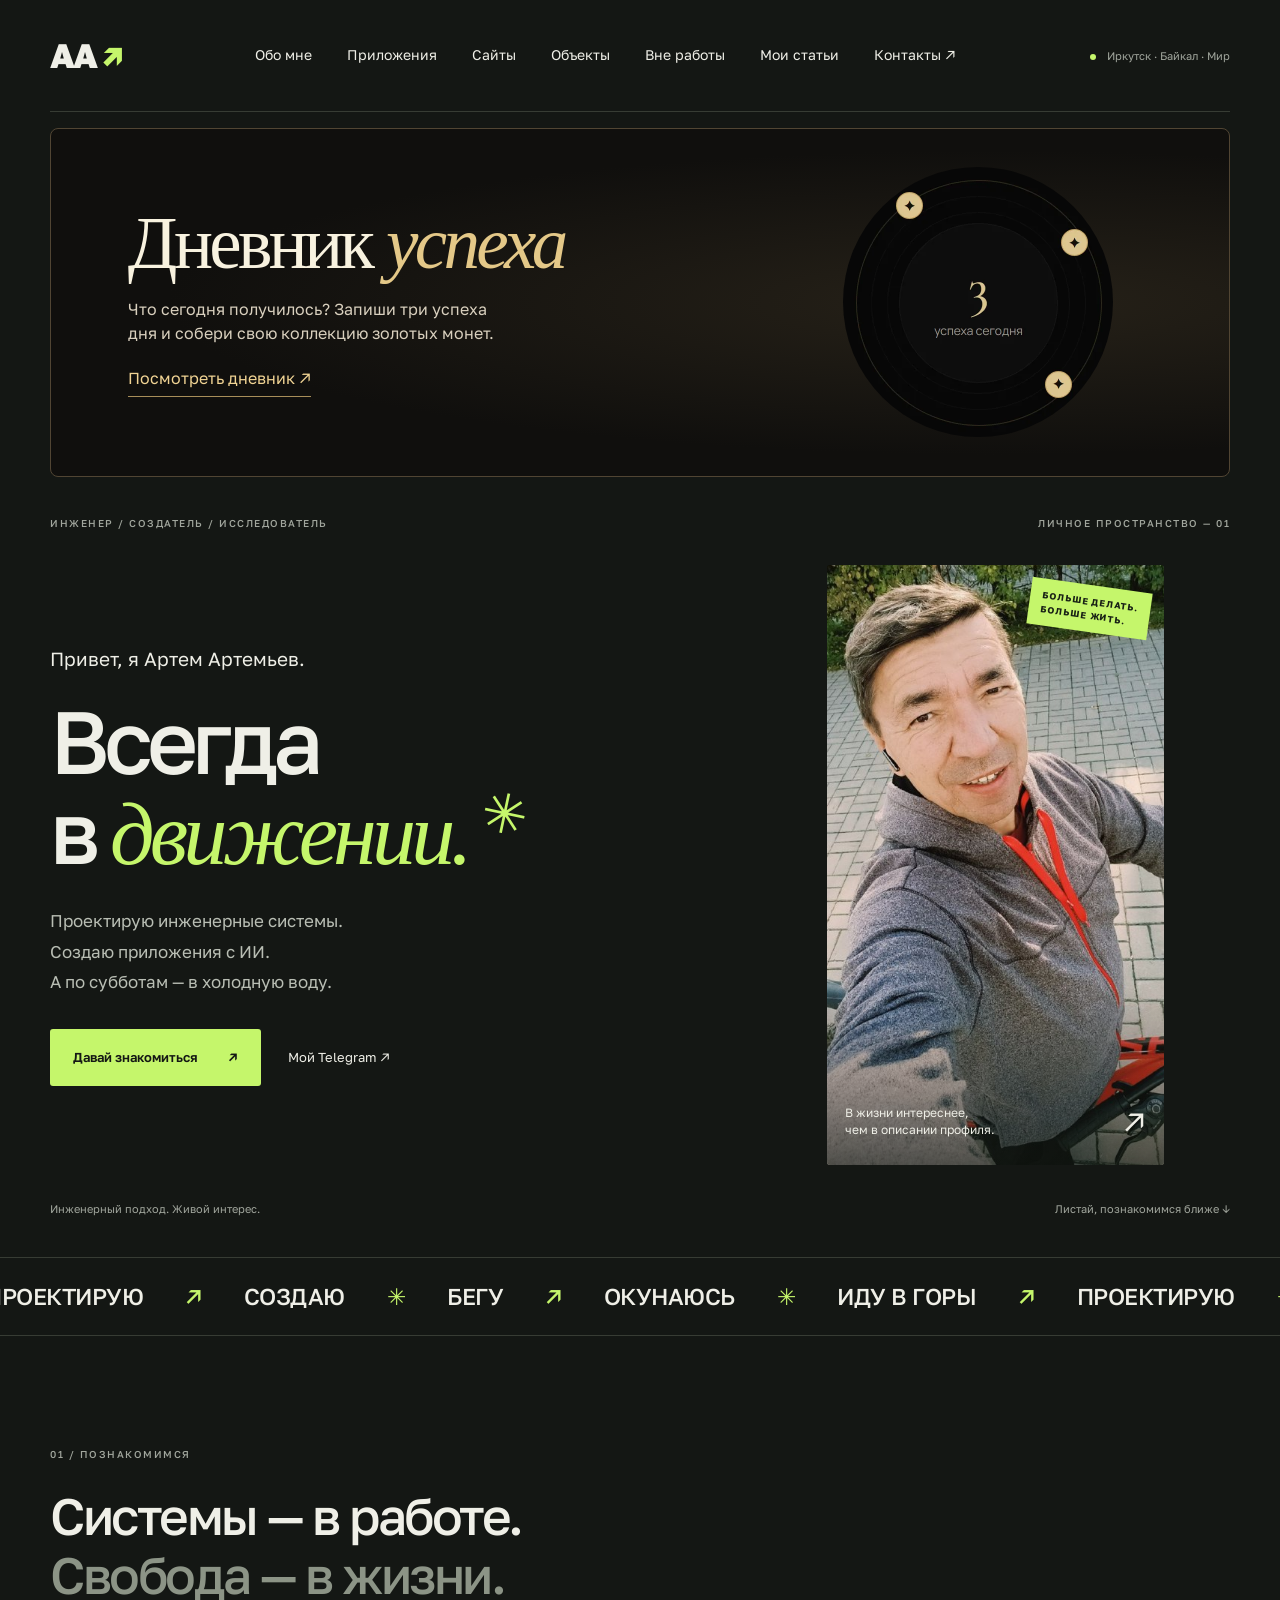
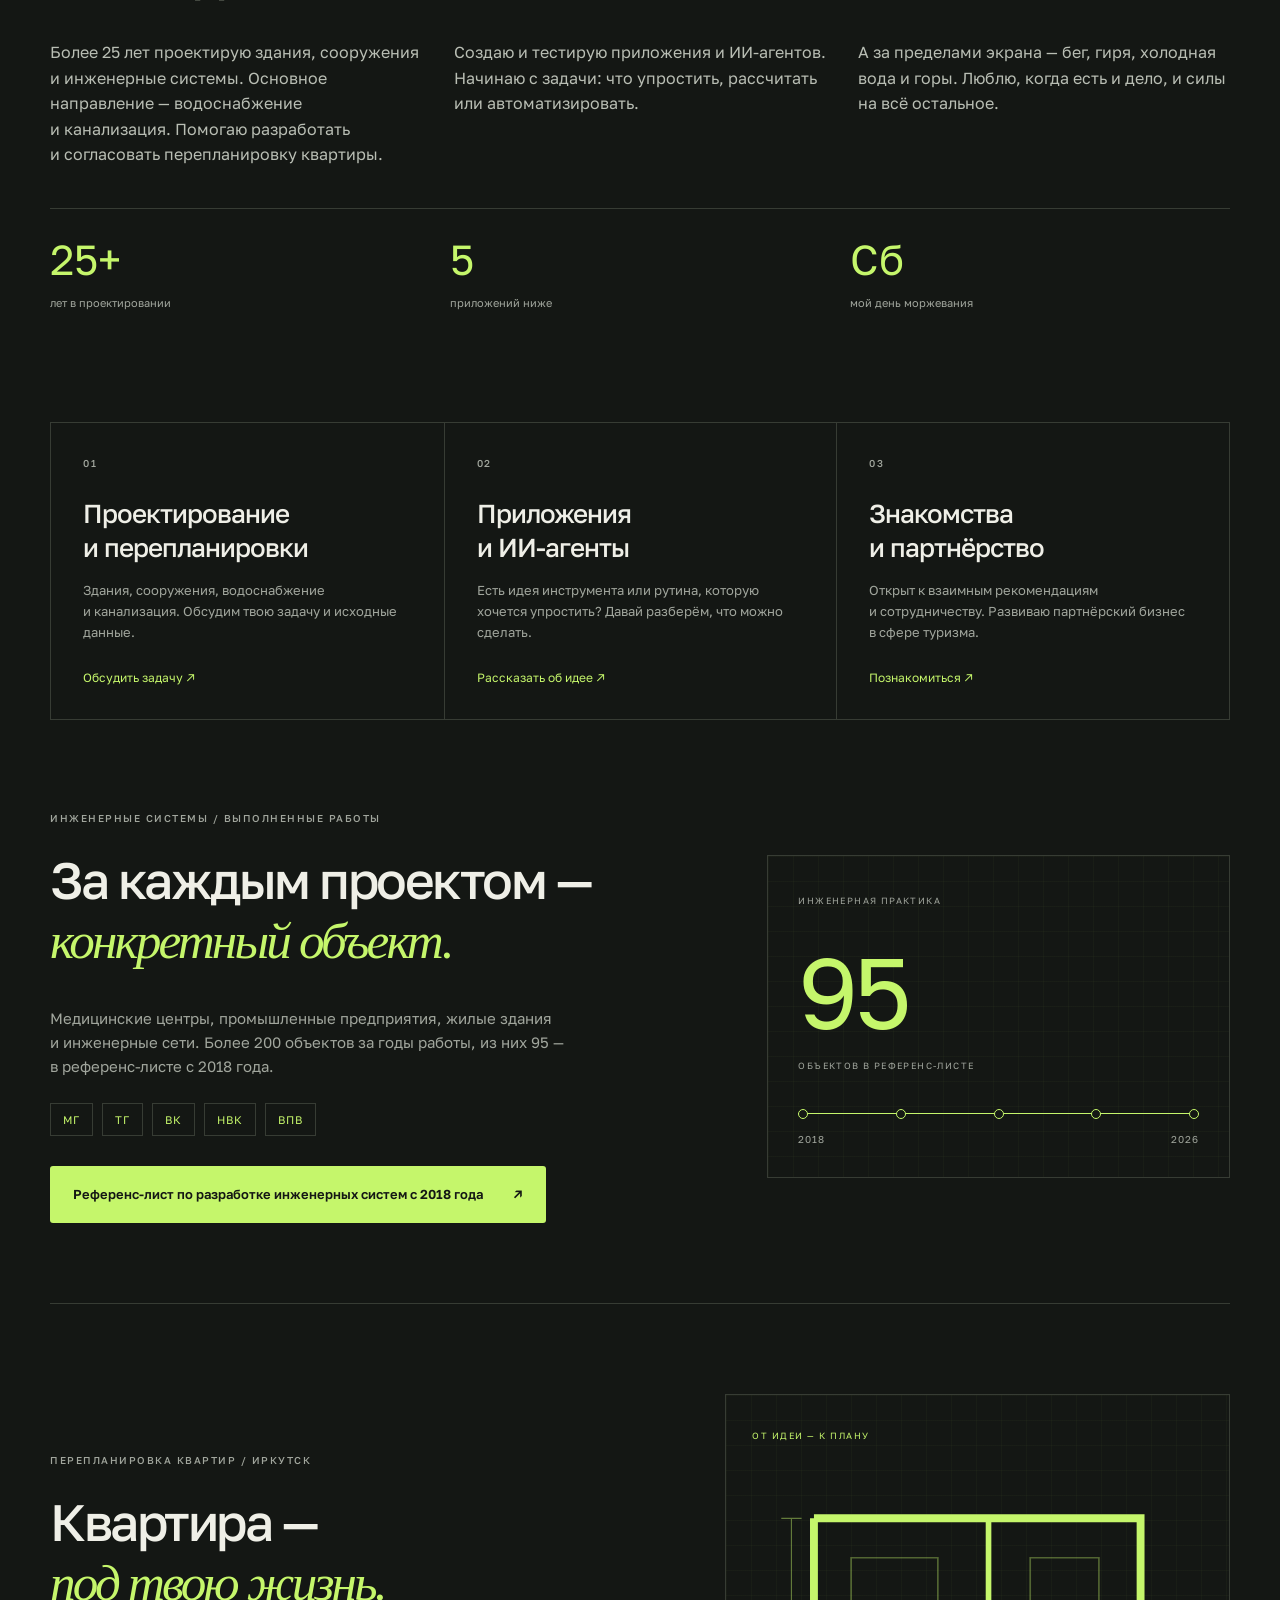
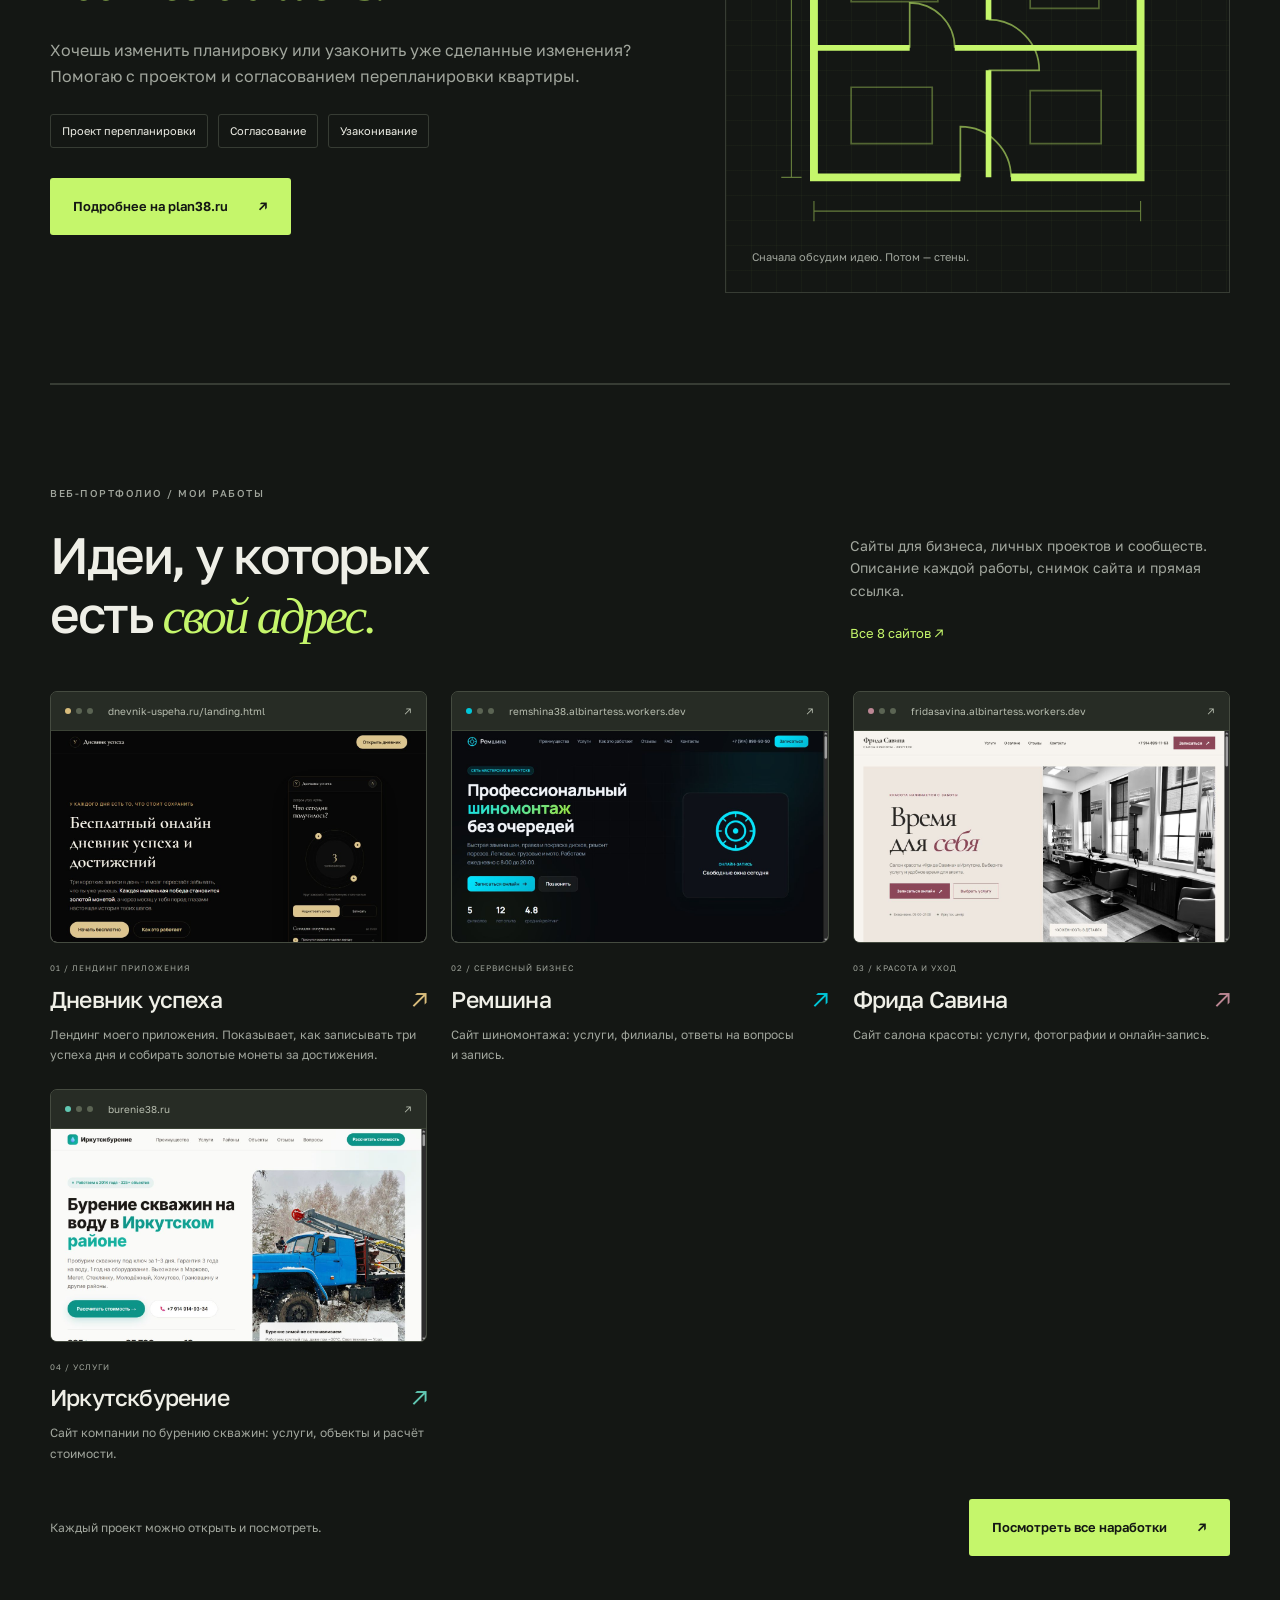
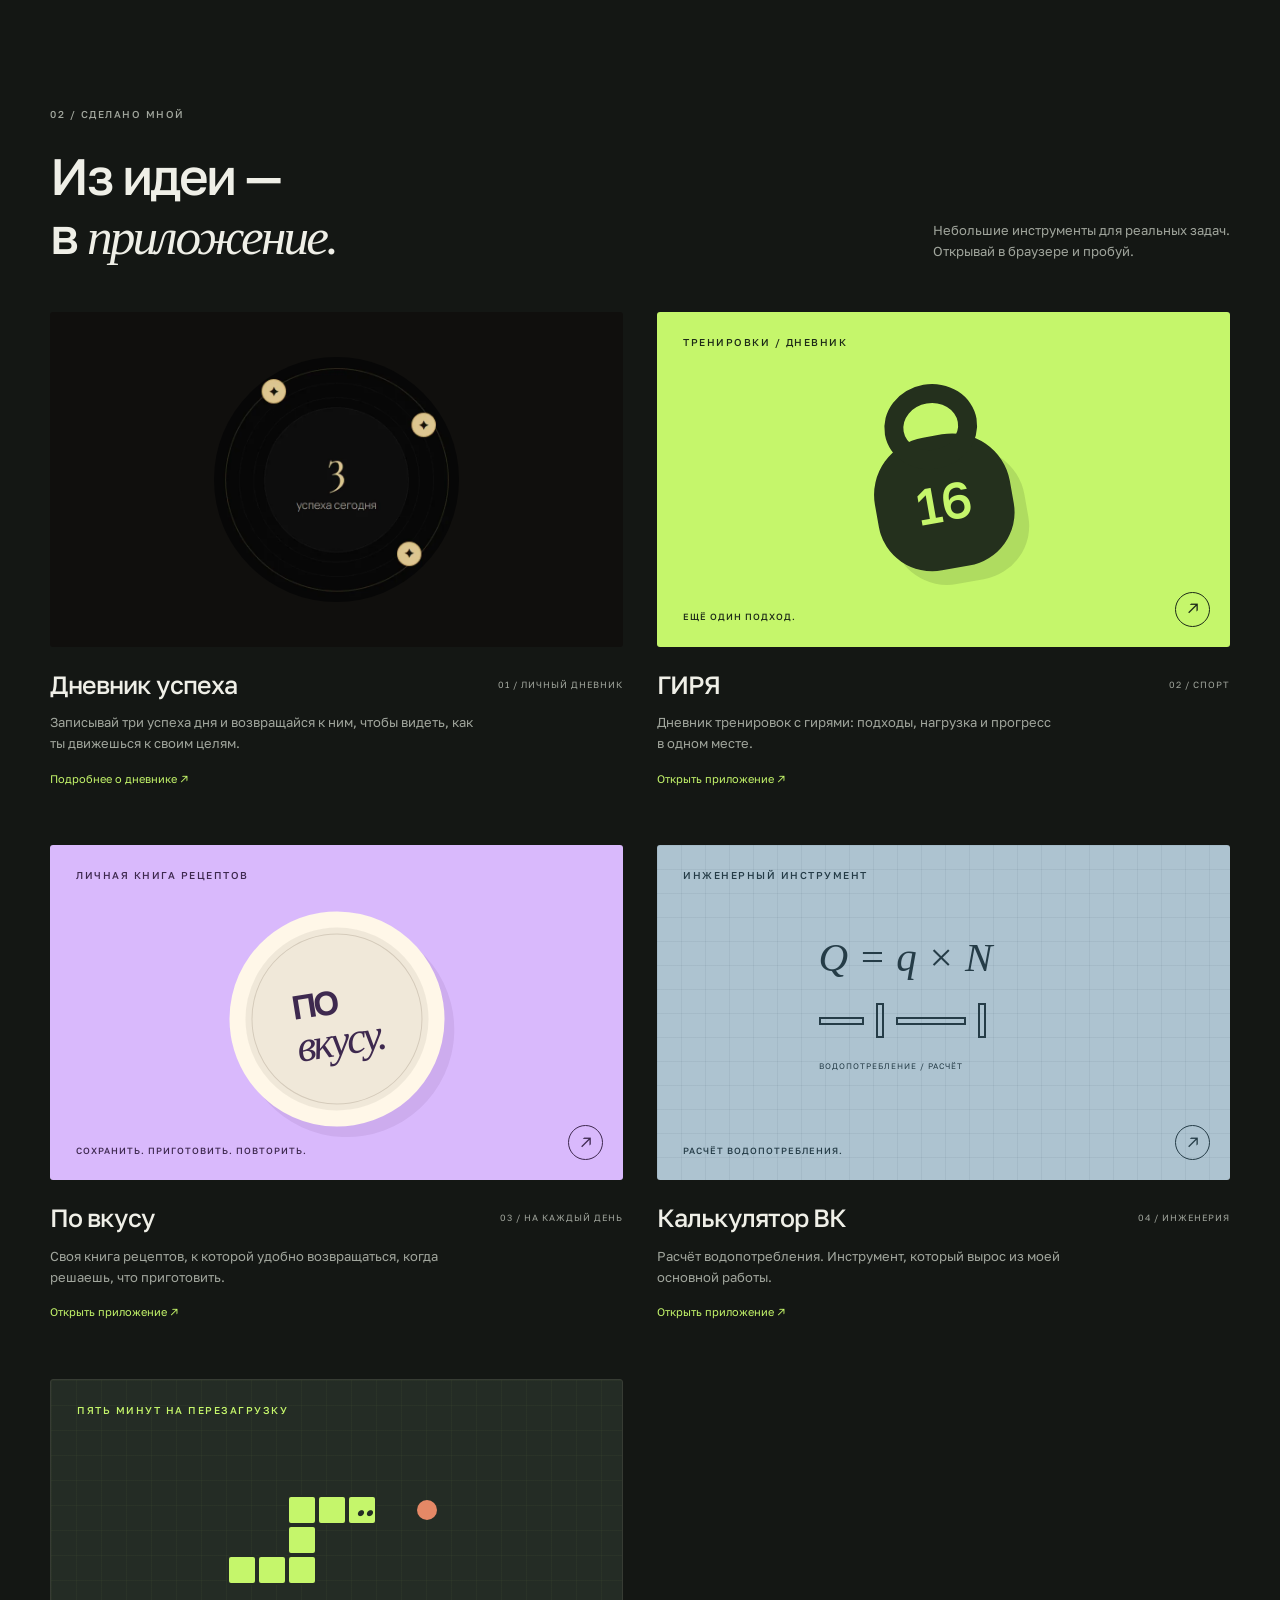
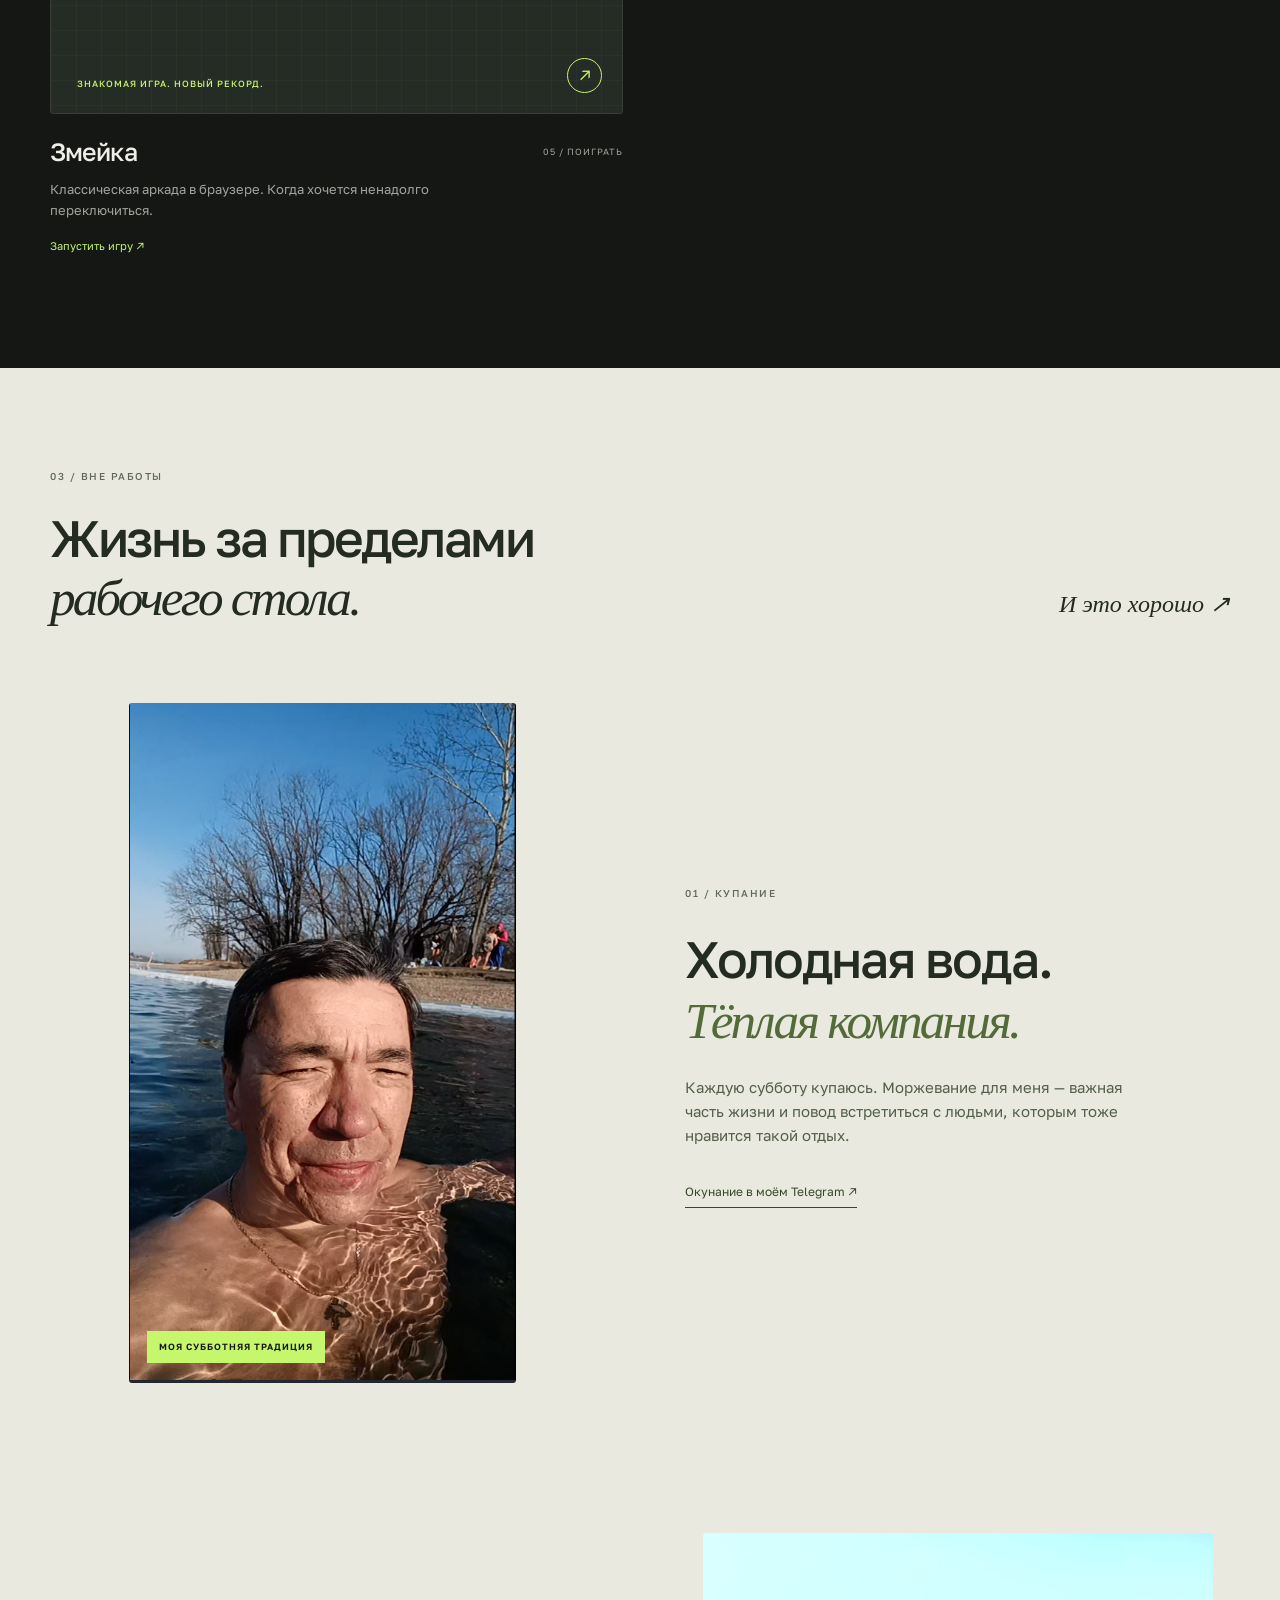
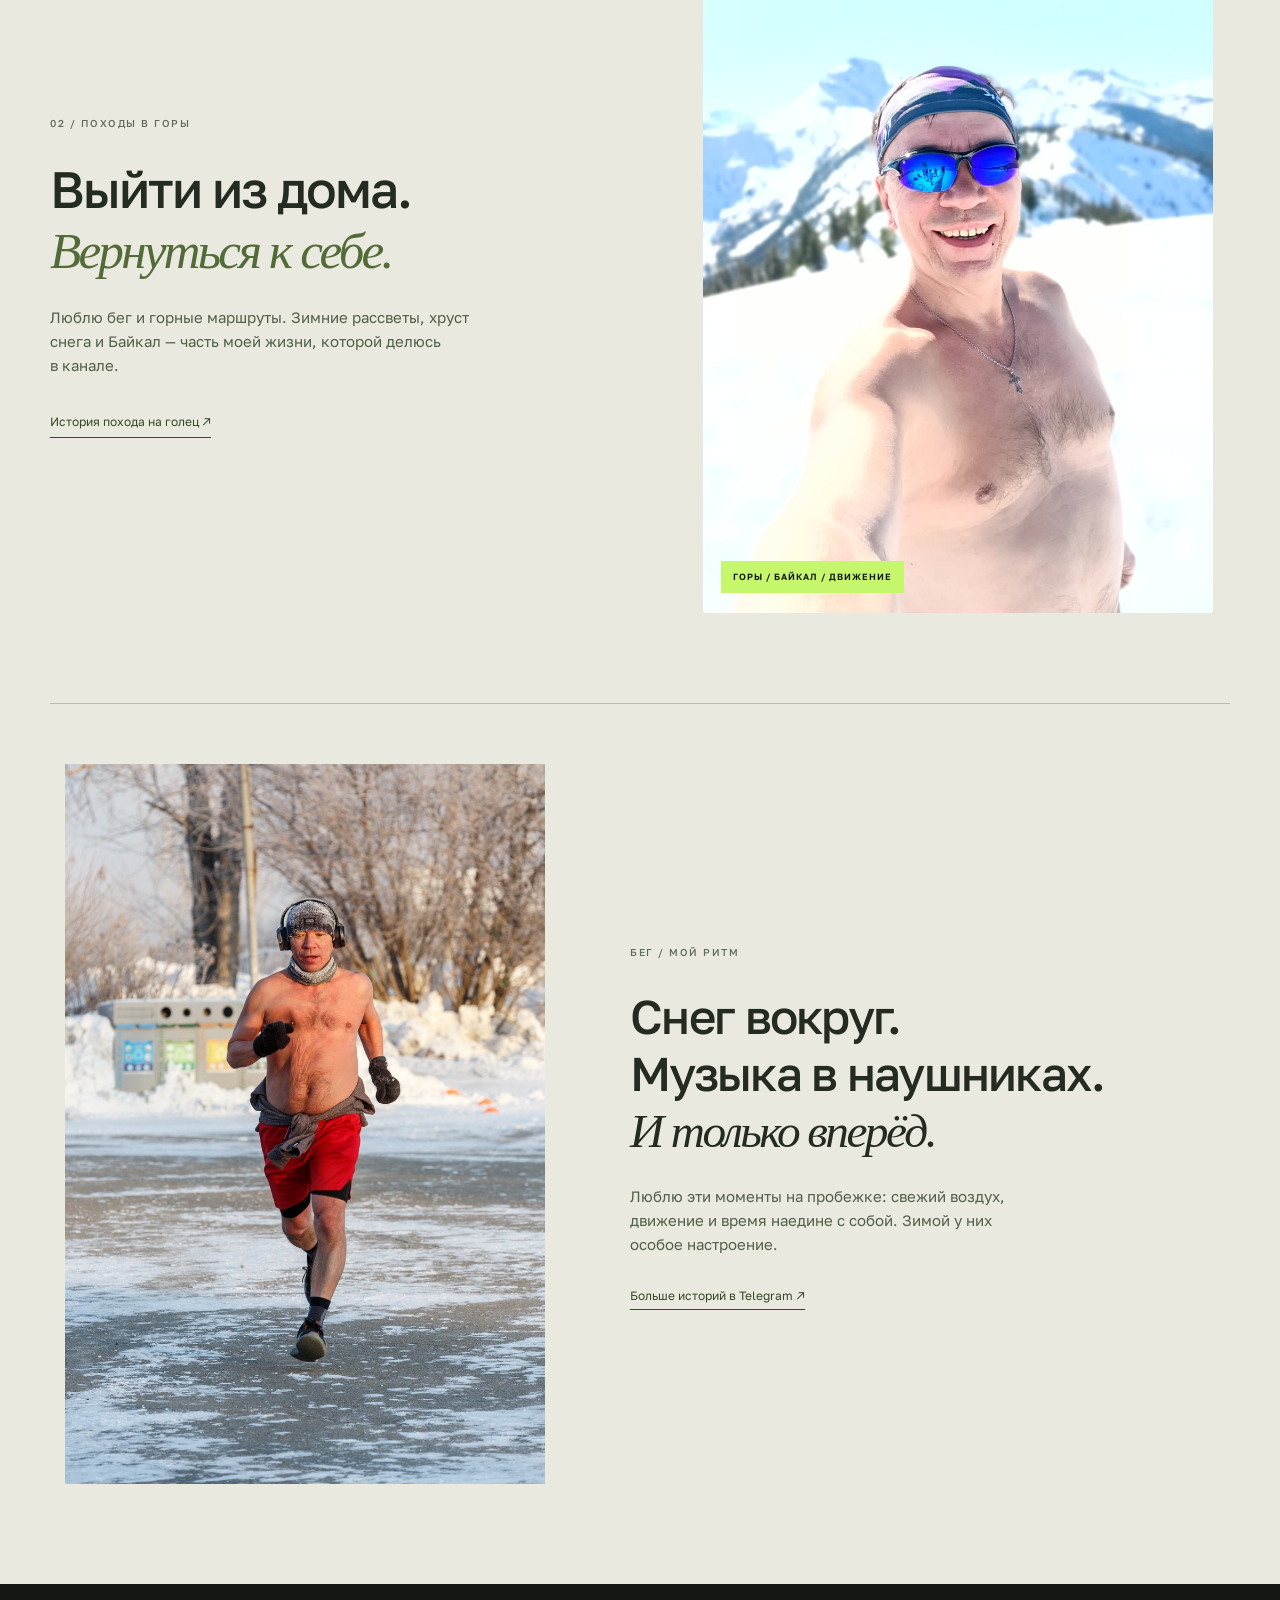
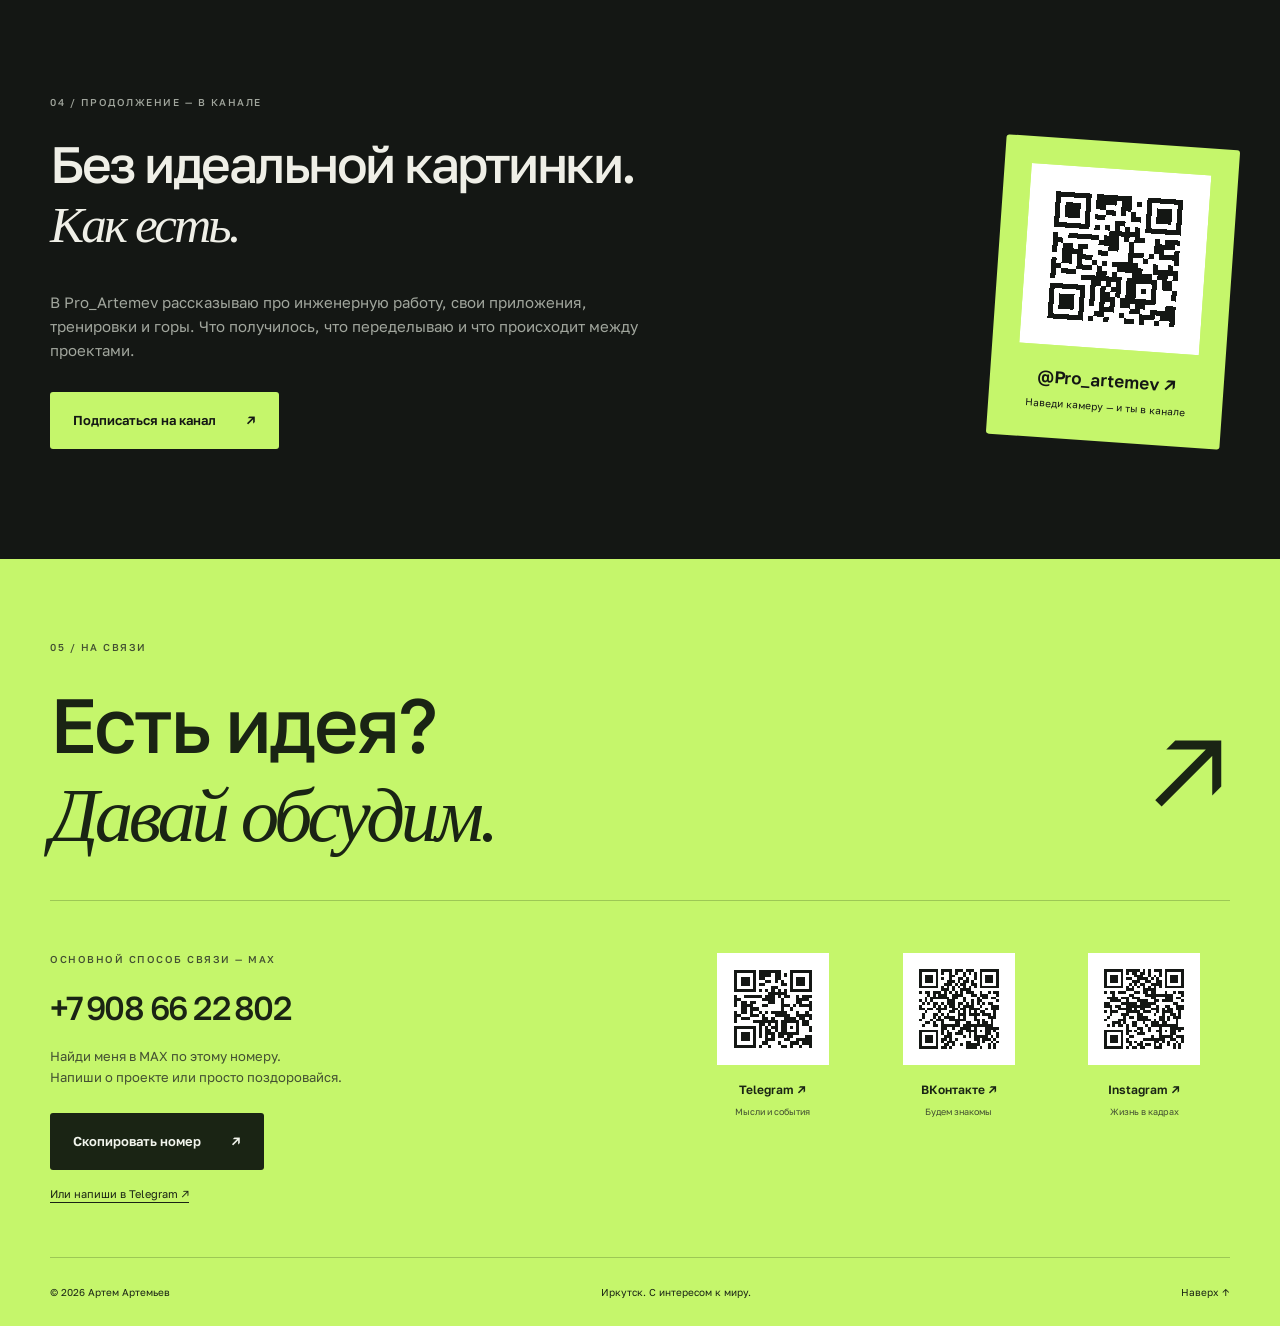
<file: index.html>
<!doctype html>
<html lang="ru">
<head>
<!-- Yandex.Metrika counter -->
<script type="text/javascript">
    (function(m,e,t,r,i,k,a){
        m[i]=m[i]||function(){(m[i].a=m[i].a||[]).push(arguments)};
        m[i].l=1*new Date();
        for (var j = 0; j < document.scripts.length; j++) {if (document.scripts[j].src === r) { return; }}
        k=e.createElement(t),a=e.getElementsByTagName(t)[0],k.async=1,k.src=r,a.parentNode.insertBefore(k,a)
    })(window, document,'script','https://mc.yandex.ru/metrika/tag.js?id=113706061', 'ym');

    ym(113706061, 'init', {ssr:true, webvisor:true, trackHash:true, clickmap:true, ecommerce:"dataLayer", referrer: document.referrer, url: location.href, accurateTrackBounce:true, trackLinks:true});
</script>
<!-- /Yandex.Metrika counter -->
  <meta charset="utf-8">
  <meta name="yandex-verification" content="03379ed4613f56b8">
  <meta name="viewport" content="width=device-width,initial-scale=1">
  <meta name="theme-color" content="#141714">
  <title>Артем Артемьев — инженер, автор приложений, человек в движении</title>
  <meta name="description" content="Проектирование и перепланировки, собственные приложения, бег и моржевание. Личный сайт Артема Артемьева: проекты, Telegram и контакты.">
  <meta property="og:title" content="Артем Артемьев — всегда в движении">
  <meta property="og:description" content="Проектирую. Создаю приложения. Бегаю. Каждую субботу — в холодную воду. Давай знакомиться.">
  <link rel="icon" href="assets/favicon.svg" type="image/svg+xml">
  <link rel="stylesheet" href="style.css?v=20261117-diary">
  <link rel="stylesheet" href="portfolio.css?v=20261031">
  <link rel="stylesheet" href="engineering.css?v=20261031">
  <script src="app.js" defer></script>
</head>
<body>
<noscript><div><img src="https://mc.yandex.ru/watch/113706061" style="position:absolute; left:-9999px;" alt="" /></div></noscript>
<a class="skip" href="#main">К содержимому</a>
<header class="header wrap">
  <a class="brand" href="#" aria-label="Артем Артемьев, в начало">АА<span>↗</span></a>
  <nav aria-label="Главная навигация"><a href="#about">Обо мне</a><a href="#projects">Приложения</a><a href="sites.html">Сайты</a><a href="engineering.html">Объекты</a><a href="#life">Вне работы</a><a href="articles.html">Мои статьи</a><a href="#contact">Контакты ↗</a></nav>
  <span class="location"><i></i> Иркутск · Байкал · Мир</span>
</header>
<main id="main">
  <a class="diary-feature wrap" href="https://dnevnik-uspeha.ru/landing.html" target="_blank" rel="noopener noreferrer">
    <div class="diary-copy">
      <h2>Дневник <i>успеха</i></h2>
      <p>Что сегодня получилось? Запиши три успеха дня и собери свою коллекцию золотых монет.</p>
      <span class="diary-link">Посмотреть дневник ↗</span>
    </div>
    <span class="diary-orbit"><img src="assets/diary-today.webp" alt="Три золотые монеты вокруг счётчика успехов за день" width="786" height="1746"></span>
  </a>
  <section class="hero wrap" aria-labelledby="hero-title">
    <div class="eyebrow"><span>ИНЖЕНЕР / СОЗДАТЕЛЬ / ИССЛЕДОВАТЕЛЬ</span><span class="index">ЛИЧНОЕ ПРОСТРАНСТВО — 01</span></div>
    <div class="hero-grid">
      <div class="hero-copy"><p class="hello">Привет, я Артем Артемьев.</p><h1 id="hero-title">Всегда<br>в <span class="serif">движении.</span><span class="asterisk" aria-hidden="true">✳</span></h1><p class="lead">Проектирую инженерные системы.<br>Создаю приложения с ИИ.<br>А по субботам — в холодную воду.</p><div class="actions"><a class="button lime" href="#contact">Давай знакомиться <span>↗</span></a><a class="text-link" href="https://t.me/Pro_artemev" target="_blank" rel="noopener noreferrer">Мой Telegram ↗</a></div></div>
      <figure class="hero-photo"><img src="assets/portrait.jpg" alt="Артем Артемьев на прогулке на улице" fetchpriority="high"><figcaption><span>В жизни интереснее,<br>чем в описании профиля.</span><span class="photo-arrow" aria-hidden="true">↗</span></figcaption><div class="photo-sticker">БОЛЬШЕ ДЕЛАТЬ.<br>БОЛЬШЕ ЖИТЬ.</div></figure>
    </div>
    <div class="hero-bottom"><span>Инженерный подход. Живой интерес.</span><a href="#about">Листай, познакомимся ближе ↓</a></div>
  </section>
  <div class="ribbon" aria-hidden="true"><div>ПРОЕКТИРУЮ <span>↗</span> СОЗДАЮ <span>✳</span> БЕГУ <span>↗</span> ОКУНАЮСЬ <span>✳</span> ИДУ В ГОРЫ <span>↗</span> ПРОЕКТИРУЮ <span>✳</span></div></div>
  <section id="about" class="section wrap about">
    <div class="section-label">01 / ПОЗНАКОМИМСЯ</div>
    <div><h2>Системы — в работе.<br><span class="muted">Свобода — в жизни.</span></h2><div class="about-text"><p>Более 25 лет проектирую здания, сооружения и инженерные системы. Основное направление — водоснабжение и канализация. Помогаю разработать и согласовать перепланировку квартиры.</p><p>Создаю и тестирую приложения и ИИ-агентов. Начинаю с задачи: что упростить, рассчитать или автоматизировать.</p><p>А за пределами экрана — бег, гиря, холодная вода и горы. Люблю, когда есть и дело, и силы на всё остальное.</p></div><div class="stats"><div><strong>25+</strong><span>лет в проектировании</span></div><div><strong>5</strong><span>приложений ниже</span></div><div><strong>Сб</strong><span>мой день моржевания</span></div></div></div>
  </section>
  <section class="services wrap" aria-label="С чем можно обратиться">
    <a href="#contact"><span class="small">01</span><h3>Проектирование<br>и перепланировки</h3><p>Здания, сооружения, водоснабжение и канализация. Обсудим твою задачу и исходные данные.</p><span class="service-link">Обсудить задачу ↗</span></a>
    <a href="#contact"><span class="small">02</span><h3>Приложения<br>и ИИ-агенты</h3><p>Есть идея инструмента или рутина, которую хочется упростить? Давай разберём, что можно сделать.</p><span class="service-link">Рассказать об идее ↗</span></a>
    <a href="#contact"><span class="small">03</span><h3>Знакомства<br>и партнёрство</h3><p>Открыт к взаимным рекомендациям и сотрудничеству. Развиваю партнёрский бизнес в сфере туризма.</p><span class="service-link">Познакомиться ↗</span></a>
  </section>
  <section id="engineering-reference" class="engineering-reference wrap" aria-labelledby="reference-home-title"><div class="reference-home-copy"><div class="section-label">ИНЖЕНЕРНЫЕ СИСТЕМЫ / ВЫПОЛНЕННЫЕ РАБОТЫ</div><h2 id="reference-home-title">За каждым проектом —<br><span class="serif">конкретный объект.</span></h2><p>Медицинские центры, промышленные предприятия, жилые здания и инженерные сети. Более 200 объектов за годы работы, из них 95 — в референс-листе с 2018 года.</p><div class="reference-disciplines" aria-label="Направления проектирования"><span>МГ</span><span>ТГ</span><span>ВК</span><span>НВК</span><span>ВПВ</span></div><a class="button lime reference-home-link" href="engineering.html">Референс-лист по разработке инженерных систем с 2018 года <span>↗</span></a></div><div class="reference-home-art" aria-hidden="true"><span>ИНЖЕНЕРНАЯ ПРАКТИКА</span><strong>95<small>ОБЪЕКТОВ В РЕФЕРЕНС-ЛИСТЕ</small></strong><div class="reference-route"><i></i><i></i><i></i><i></i><i></i></div><div class="reference-home-years"><span>2018</span><span>2026</span></div></div></section>
  <section id="apartment" class="apartment wrap" aria-labelledby="apartment-title">
    <div class="apartment-copy"><div class="section-label">ПЕРЕПЛАНИРОВКА КВАРТИР / ИРКУТСК</div><h2 id="apartment-title">Квартира —<br><span class="serif">под твою жизнь.</span></h2><p>Хочешь изменить планировку или узаконить уже сделанные изменения? Помогаю с проектом и согласованием перепланировки квартиры.</p><div class="apartment-topics"><span>Проект перепланировки</span><span>Согласование</span><span>Узаконивание</span></div><a class="button lime" href="https://plan38.ru/" target="_blank" rel="noopener noreferrer">Подробнее на plan38.ru <span>↗</span></a></div>
    <div class="apartment-drawing" aria-hidden="true"><span>ОТ ИДЕИ — К ПЛАНУ</span><svg viewBox="0 0 400 330" fill="none" xmlns="http://www.w3.org/2000/svg"><path d="M55 50H345V280H230M185 280H55V50" stroke="currentColor" stroke-width="7"/><path d="M210 50V140M210 185V280M55 165H140M180 165H345" stroke="currentColor" stroke-width="5"/><path d="M210 140A45 45 0 0 1 255 185H210M140 165V125A40 40 0 0 1 180 165M185 280V235A45 45 0 0 1 230 280" stroke="currentColor" stroke-width="1.5" opacity=".6"/><path d="M35 50V280M26 50H44M26 280H44M55 310H345M55 301V319M345 301V319" stroke="currentColor" stroke-width="1" opacity=".45"/><path d="M88 85H165V124H88V85ZM247 85H308V130H247V85ZM88 200H160V250H88V200ZM247 203H310V250H247V203Z" stroke="currentColor" stroke-width="1.5" opacity=".35"/></svg><small>Сначала обсудим идею. Потом — стены.</small></div>
  </section>
  <section id="websites" class="websites-section wrap" aria-labelledby="websites-title">
 <div class="section-top"><div><div class="section-label">ВЕБ-ПОРТФОЛИО / МОИ РАБОТЫ</div><h2 id="websites-title">Идеи, у которых<br>есть <span class="serif">свой адрес.</span></h2></div><div class="websites-intro"><p>Сайты для бизнеса, личных проектов и сообществ.<br>Описание каждой работы, снимок сайта и прямая ссылка.</p><a class="text-link" href="sites.html">Все 8 сайтов ↗</a></div></div>
 <div class="sites-grid home-sites"><article class="site-card" data-kind="app" style="--site-accent:#d9bd7c">
 <a class="site-preview" href="https://dnevnik-uspeha.ru/landing.html" target="_blank" rel="noopener noreferrer" aria-label="Открыть сайт Дневник успеха">
 <div class="browser-strip"><span class="browser-dots" aria-hidden="true"><i></i><i></i><i></i></span><span class="browser-address">dnevnik-uspeha.ru/landing.html</span><span aria-hidden="true">↗</span></div>
 <div class="site-shot"><img src="assets/sites/diary-landing.jpg" alt="Первый экран сайта Дневник успеха" width="1200" height="680" loading="lazy"></div>
 <span class="preview-open">Открыть сайт ↗</span></a>
 <div class="site-meta"><span>01 / Лендинг приложения</span></div>
 <h3><a href="https://dnevnik-uspeha.ru/landing.html" target="_blank" rel="noopener noreferrer">Дневник успеха<span aria-hidden="true">↗</span></a></h3><p>Лендинг моего приложения. Показывает, как записывать три успеха дня и собирать золотые монеты за достижения.</p>
 </article>
<article class="site-card" data-kind="services" style="--site-accent:#00c7d9">
 <a class="site-preview" href="https://remshina38.albinartess.workers.dev/" target="_blank" rel="noopener noreferrer" aria-label="Открыть сайт Ремшина">
 <div class="browser-strip"><span class="browser-dots" aria-hidden="true"><i></i><i></i><i></i></span><span class="browser-address">remshina38.albinartess.workers.dev</span><span aria-hidden="true">↗</span></div>
 <div class="site-shot"><img src="assets/sites/remshina.png" alt="Первый экран сайта Ремшина" width="1200" height="680" loading="lazy"></div>
 <span class="preview-open">Открыть сайт ↗</span></a>
 <div class="site-meta"><span>02 / Сервисный бизнес</span></div>
 <h3><a href="https://remshina38.albinartess.workers.dev/" target="_blank" rel="noopener noreferrer">Ремшина<span aria-hidden="true">↗</span></a></h3><p>Сайт шиномонтажа: услуги, филиалы, ответы на вопросы и запись.</p>
 </article>
<article class="site-card" data-kind="services" style="--site-accent:#bc8794">
 <a class="site-preview" href="https://fridasavina.albinartess.workers.dev/" target="_blank" rel="noopener noreferrer" aria-label="Открыть сайт Фрида Савина">
 <div class="browser-strip"><span class="browser-dots" aria-hidden="true"><i></i><i></i><i></i></span><span class="browser-address">fridasavina.albinartess.workers.dev</span><span aria-hidden="true">↗</span></div>
 <div class="site-shot"><img src="assets/sites/frida.png" alt="Первый экран сайта Фрида Савина" width="1200" height="680" loading="lazy"></div>
 <span class="preview-open">Открыть сайт ↗</span></a>
 <div class="site-meta"><span>03 / Красота и уход</span></div>
 <h3><a href="https://fridasavina.albinartess.workers.dev/" target="_blank" rel="noopener noreferrer">Фрида Савина<span aria-hidden="true">↗</span></a></h3><p>Сайт салона красоты: услуги, фотографии и онлайн-запись.</p>
 </article>
<article class="site-card" data-kind="services" style="--site-accent:#61c8b3">
 <a class="site-preview" href="https://burenie38.ru/" target="_blank" rel="noopener noreferrer" aria-label="Открыть сайт Иркутскбурение">
 <div class="browser-strip"><span class="browser-dots" aria-hidden="true"><i></i><i></i><i></i></span><span class="browser-address">burenie38.ru</span><span aria-hidden="true">↗</span></div>
 <div class="site-shot"><img src="assets/sites/burenie.png" alt="Первый экран сайта Иркутскбурение" width="1200" height="680" loading="lazy"></div>
 <span class="preview-open">Открыть сайт ↗</span></a>
 <div class="site-meta"><span>04 / Услуги</span></div>
 <h3><a href="https://burenie38.ru/" target="_blank" rel="noopener noreferrer">Иркутскбурение<span aria-hidden="true">↗</span></a></h3><p>Сайт компании по бурению скважин: услуги, объекты и расчёт стоимости.</p>
 </article></div>
 <div class="websites-bottom"><span>Каждый проект можно открыть и посмотреть.</span><a class="button lime" href="sites.html">Посмотреть все наработки <span>↗</span></a></div>
 </section>
  <section id="projects" class="section wrap projects">
    <div class="section-top"><div><div class="section-label">02 / СДЕЛАНО МНОЙ</div><h2>Из идеи —<br>в <span class="serif">приложение.</span></h2></div><p>Небольшие инструменты для реальных задач.<br>Открывай в браузере и пробуй.</p></div>
    <div class="project-grid">
      <a class="project" href="https://dnevnik-uspeha.ru/landing.html" target="_blank" rel="noopener noreferrer">
        <div class="project-art diary-art"><span class="diary-orbit"><img src="assets/diary-today.webp" alt="Три золотые монеты вокруг счётчика успехов за день" width="786" height="1746"></span></div>
        <div class="project-title"><h3>Дневник успеха</h3><span>01 / ЛИЧНЫЙ ДНЕВНИК</span></div>
        <p>Записывай три успеха дня и возвращайся к ним, чтобы видеть, как ты движешься к своим целям.</p>
        <span class="open-project">Подробнее о дневнике ↗</span>
      </a>
      <a class="project" href="https://albinartess.github.io/girya-training-journal/dist/#" target="_blank" rel="noopener noreferrer"><div class="project-art kettlebell"><span class="art-label">ТРЕНИРОВКИ / ДНЕВНИК</span><div class="bell"><div></div><b>16</b></div><span class="art-bottom">ЕЩЁ ОДИН ПОДХОД.</span><span class="round-arrow">↗</span></div><div class="project-title"><h3>ГИРЯ</h3><span>02 / СПОРТ</span></div><p>Дневник тренировок с гирями: подходы, нагрузка и прогресс в одном месте.</p><span class="open-project">Открыть приложение ↗</span></a>
      <a class="project" href="https://albinartess.github.io/po-vkusu/" target="_blank" rel="noopener noreferrer"><div class="project-art recipes"><span class="art-label">ЛИЧНАЯ КНИГА РЕЦЕПТОВ</span><div class="plate"><span>по<br><i>вкусу.</i></span></div><span class="art-bottom">СОХРАНИТЬ. ПРИГОТОВИТЬ. ПОВТОРИТЬ.</span><span class="round-arrow">↗</span></div><div class="project-title"><h3>По вкусу</h3><span>03 / НА КАЖДЫЙ ДЕНЬ</span></div><p>Своя книга рецептов, к которой удобно возвращаться, когда решаешь, что приготовить.</p><span class="open-project">Открыть приложение ↗</span></a>
      <a class="project" href="https://albinartess.github.io/vk-calculator/" target="_blank" rel="noopener noreferrer"><div class="project-art calculator"><span class="art-label">ИНЖЕНЕРНЫЙ ИНСТРУМЕНТ</span><div class="calc-visual"><span>Q = q × N</span><div class="pipes"><i></i><i></i><i></i><i></i></div><small>ВОДОПОТРЕБЛЕНИЕ / РАСЧЁТ</small></div><span class="art-bottom">РАСЧЁТ ВОДОПОТРЕБЛЕНИЯ.</span><span class="round-arrow">↗</span></div><div class="project-title"><h3>Калькулятор ВК</h3><span>04 / ИНЖЕНЕРИЯ</span></div><p>Расчёт водопотребления. Инструмент, который вырос из моей основной работы.</p><span class="open-project">Открыть приложение ↗</span></a>
      <a class="project" href="https://albinartess.github.io/Zmeyka/" target="_blank" rel="noopener noreferrer"><div class="project-art snake"><span class="art-label">ПЯТЬ МИНУТ НА ПЕРЕЗАГРУЗКУ</span><div class="snake-visual" aria-hidden="true"><i></i><i></i><i></i><i></i><i></i><i></i><i></i><b></b></div><span class="art-bottom">ЗНАКОМАЯ ИГРА. НОВЫЙ РЕКОРД.</span><span class="round-arrow">↗</span></div><div class="project-title"><h3>Змейка</h3><span>05 / ПОИГРАТЬ</span></div><p>Классическая аркада в браузере. Когда хочется ненадолго переключиться.</p><span class="open-project">Запустить игру ↗</span></a>

    </div>
  </section>
  <section id="life" class="life">
    <div class="wrap"><div class="section-top"><div><div class="section-label">03 / ВНЕ РАБОТЫ</div><h2>Жизнь за пределами<br><span class="serif">рабочего стола.</span></h2></div><span class="life-note">И это хорошо ↗</span></div>
      <div class="life-stories">
        <article class="life-story" aria-labelledby="swimming-title">
          <figure class="story-photo"><img src="assets/cold-swimming.png" loading="lazy" alt="Артем купается в открытом водоёме"><span class="image-tag">МОЯ СУББОТНЯЯ ТРАДИЦИЯ</span></figure>
          <div class="story-copy"><span class="section-label">01 / КУПАНИЕ</span><h3 id="swimming-title">Холодная вода.<br><span class="serif">Тёплая компания.</span></h3><p>Каждую субботу купаюсь. Моржевание для меня — важная часть жизни и повод встретиться с людьми, которым тоже нравится такой отдых.</p><a href="https://t.me/Pro_artemev/190" target="_blank" rel="noopener noreferrer">Окунание в моём Telegram ↗</a></div>
        </article>
        <article class="life-story reverse" aria-labelledby="mountain-title">
          <figure class="story-photo"><img src="assets/mountains-selfie.jpg" loading="lazy" alt="Артем в солнцезащитных очках на фоне заснеженных гор"><span class="image-tag">ГОРЫ / БАЙКАЛ / ДВИЖЕНИЕ</span></figure>
          <div class="story-copy"><span class="section-label">02 / ПОХОДЫ В ГОРЫ</span><h3 id="mountain-title">Выйти из дома.<br><span class="serif">Вернуться к себе.</span></h3><p>Люблю бег и горные маршруты. Зимние рассветы, хруст снега и Байкал — часть моей жизни, которой делюсь в канале.</p><a href="https://t.me/Pro_artemev/196" target="_blank" rel="noopener noreferrer">История похода на голец ↗</a></div>
        </article>
      </div>
      <article class="running-story" aria-labelledby="running-title">
        <img src="assets/running-headphones.jpg" loading="lazy" width="900" height="1350" alt="Артем бежит в наушниках по зимней дорожке среди снега">
        <div><span class="section-label">БЕГ / МОЙ РИТМ</span><h3 id="running-title">Снег вокруг.<br>Музыка в наушниках.<br><span class="serif">И только вперёд.</span></h3><p>Люблю эти моменты на пробежке: свежий воздух, движение и время наедине с собой. Зимой у них особое настроение.</p><a href="https://t.me/Pro_artemev" target="_blank" rel="noopener noreferrer">Больше историй в Telegram ↗</a></div>
      </article>
    </div>
  </section>
  <section class="telegram wrap"><div class="section-label">04 / ПРОДОЛЖЕНИЕ — В КАНАЛЕ</div><div class="telegram-grid"><div><h2>Без идеальной картинки.<br><span class="serif">Как есть.</span></h2><p>В Pro_Artemev рассказываю про инженерную работу, свои приложения, тренировки и горы. Что получилось, что переделываю и что происходит между проектами.</p><a class="button lime" href="https://t.me/Pro_artemev" target="_blank" rel="noopener noreferrer">Подписаться на канал <span>↗</span></a></div><a class="tg-qr" href="https://t.me/Pro_artemev" target="_blank" rel="noopener noreferrer" aria-label="Открыть Telegram-канал"><img src="assets/qr-telegram.svg" alt="QR-код Telegram-канала Pro_Artemev" width="180" height="180"><span>@Pro_artemev ↗</span><small>Наведи камеру — и ты в канале</small></a></div></section>
  <section id="contact" class="contact"><div class="wrap"><div class="section-label">05 / НА СВЯЗИ</div><div class="contact-title"><h2>Есть идея?<br><span class="serif">Давай обсудим.</span></h2><span aria-hidden="true">↗</span></div><div class="contact-grid"><div class="primary-contact"><span class="small">ОСНОВНОЙ СПОСОБ СВЯЗИ — MAX</span><a class="phone" href="tel:+79086622802">+7 908 66 22 802</a><p>Найди меня в MAX по этому номеру.<br>Напиши о проекте или просто поздоровайся.</p><button class="button dark" id="copy-phone" type="button">Скопировать номер <span>↗</span></button><p id="copy-status" role="status" aria-live="polite"></p><a class="backup" href="https://t.me/vualy" target="_blank" rel="noopener noreferrer">Или напиши в Telegram ↗</a></div><div class="social-grid"><a href="https://t.me/Pro_artemev" target="_blank" rel="noopener noreferrer"><img src="assets/qr-telegram.svg" width="112" height="112" alt="QR-код Telegram"><span>Telegram ↗</span><small>Мысли и события</small></a><a href="https://vk.ru/artemiev.artem" target="_blank" rel="noopener noreferrer"><img src="assets/qr-vk.svg" width="112" height="112" alt="QR-код ВКонтакте"><span>ВКонтакте ↗</span><small>Будем знакомы</small></a><a href="https://www.instagram.com/artemyev_artemv/" target="_blank" rel="noopener noreferrer"><img src="assets/qr-instagram.svg" width="112" height="112" alt="QR-код Instagram"><span>Instagram ↗</span><small>Жизнь в кадрах</small></a></div></div><footer><span>© <span id="year">2026</span> Артем Артемьев</span><span>Иркутск. С интересом к миру.</span><a href="#">Наверх ↑</a></footer></div></section>
</main>
</body>
</html>
</file>
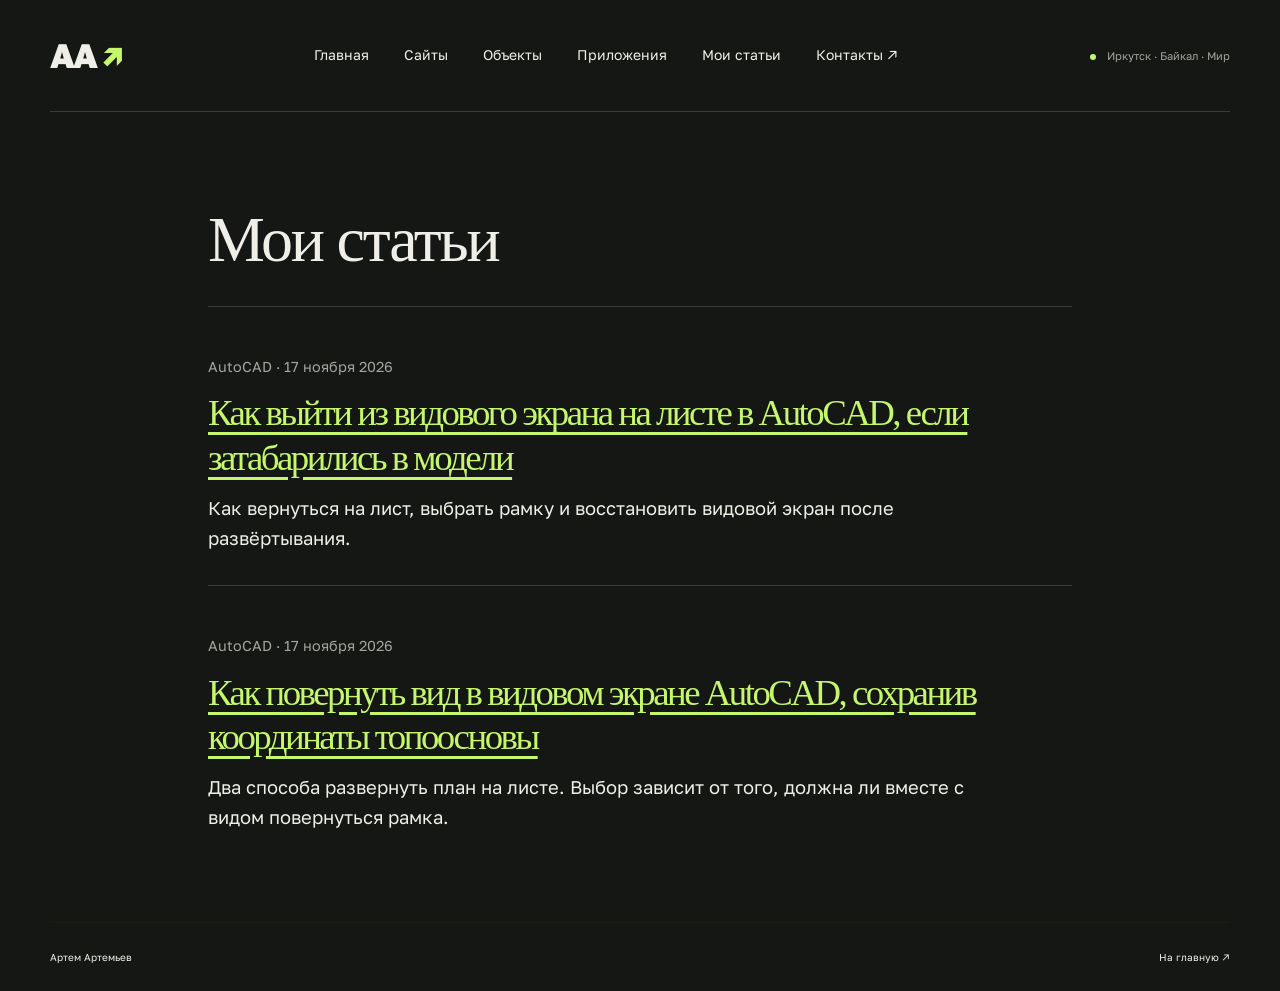
<file: articles.html>
<!doctype html>
<html lang="ru">
<head>
<!-- Yandex.Metrika counter -->
<script type="text/javascript">
    (function(m,e,t,r,i,k,a){
        m[i]=m[i]||function(){(m[i].a=m[i].a||[]).push(arguments)};
        m[i].l=1*new Date();
        for (var j = 0; j < document.scripts.length; j++) {if (document.scripts[j].src === r) { return; }}
        k=e.createElement(t),a=e.getElementsByTagName(t)[0],k.async=1,k.src=r,a.parentNode.insertBefore(k,a)
    })(window, document,'script','https://mc.yandex.ru/metrika/tag.js?id=113706061', 'ym');

    ym(113706061, 'init', {ssr:true, webvisor:true, trackHash:true, clickmap:true, ecommerce:"dataLayer", referrer: document.referrer, url: location.href, accurateTrackBounce:true, trackLinks:true});
</script>
<!-- /Yandex.Metrika counter -->
  <meta charset="utf-8">
  <meta name="yandex-verification" content="03379ed4613f56b8">
  <meta name="viewport" content="width=device-width,initial-scale=1">
  <meta name="theme-color" content="#141714">
  <title>Мои статьи — Артем Артемьев</title>
  <meta name="description" content="Статьи Артема Артемьева об инженерном проектировании и работе в AutoCAD.">
  <link rel="canonical" href="https://artem-artemev.ru/articles.html">
  <link rel="icon" href="assets/favicon.svg">
  <link rel="stylesheet" href="style.css?v=20261117-diary">
  <link rel="stylesheet" href="articles.css">
</head>
<body>
<noscript><div><img src="https://mc.yandex.ru/watch/113706061" style="position:absolute;left:-9999px" alt=""></div></noscript>
<a class="skip" href="#main">К содержимому</a>
<header class="header wrap"><a class="brand" href="/" aria-label="Артем Артемьев — главная">АА<span>↗</span></a><nav aria-label="Главная навигация"><a href="/">Главная</a><a href="sites.html">Сайты</a><a href="engineering.html">Объекты</a><a href="/#projects">Приложения</a><a aria-current="page" href="articles.html">Мои статьи</a><a href="/#contact">Контакты ↗</a></nav><span class="location"><i></i> Иркутск · Байкал · Мир</span></header>
<main id="main" class="reading wrap">
<h1>Мои статьи</h1>
<article class="entry"><p class="byline">AutoCAD · 17 ноября 2026</p><h2><a href="autocad-vyhod-iz-vidovogo-ekrana.html">Как выйти из видового экрана на листе в AutoCAD, если затабарились в модели</a></h2><p>Как вернуться на лист, выбрать рамку и восстановить видовой экран после развёртывания.</p></article>
<article class="entry"><p class="byline">AutoCAD · 17 ноября 2026</p>
<h2><a href="autocad-povorot-vida.html">Как повернуть вид в видовом экране AutoCAD, сохранив координаты топоосновы</a></h2>
<p>Два способа развернуть план на листе. Выбор зависит от того, должна ли вместе с видом повернуться рамка.</p></article>
</main>
<footer class="wrap"><span>Артем Артемьев</span><a href="/">На главную ↗</a></footer>
</body></html>
</file>
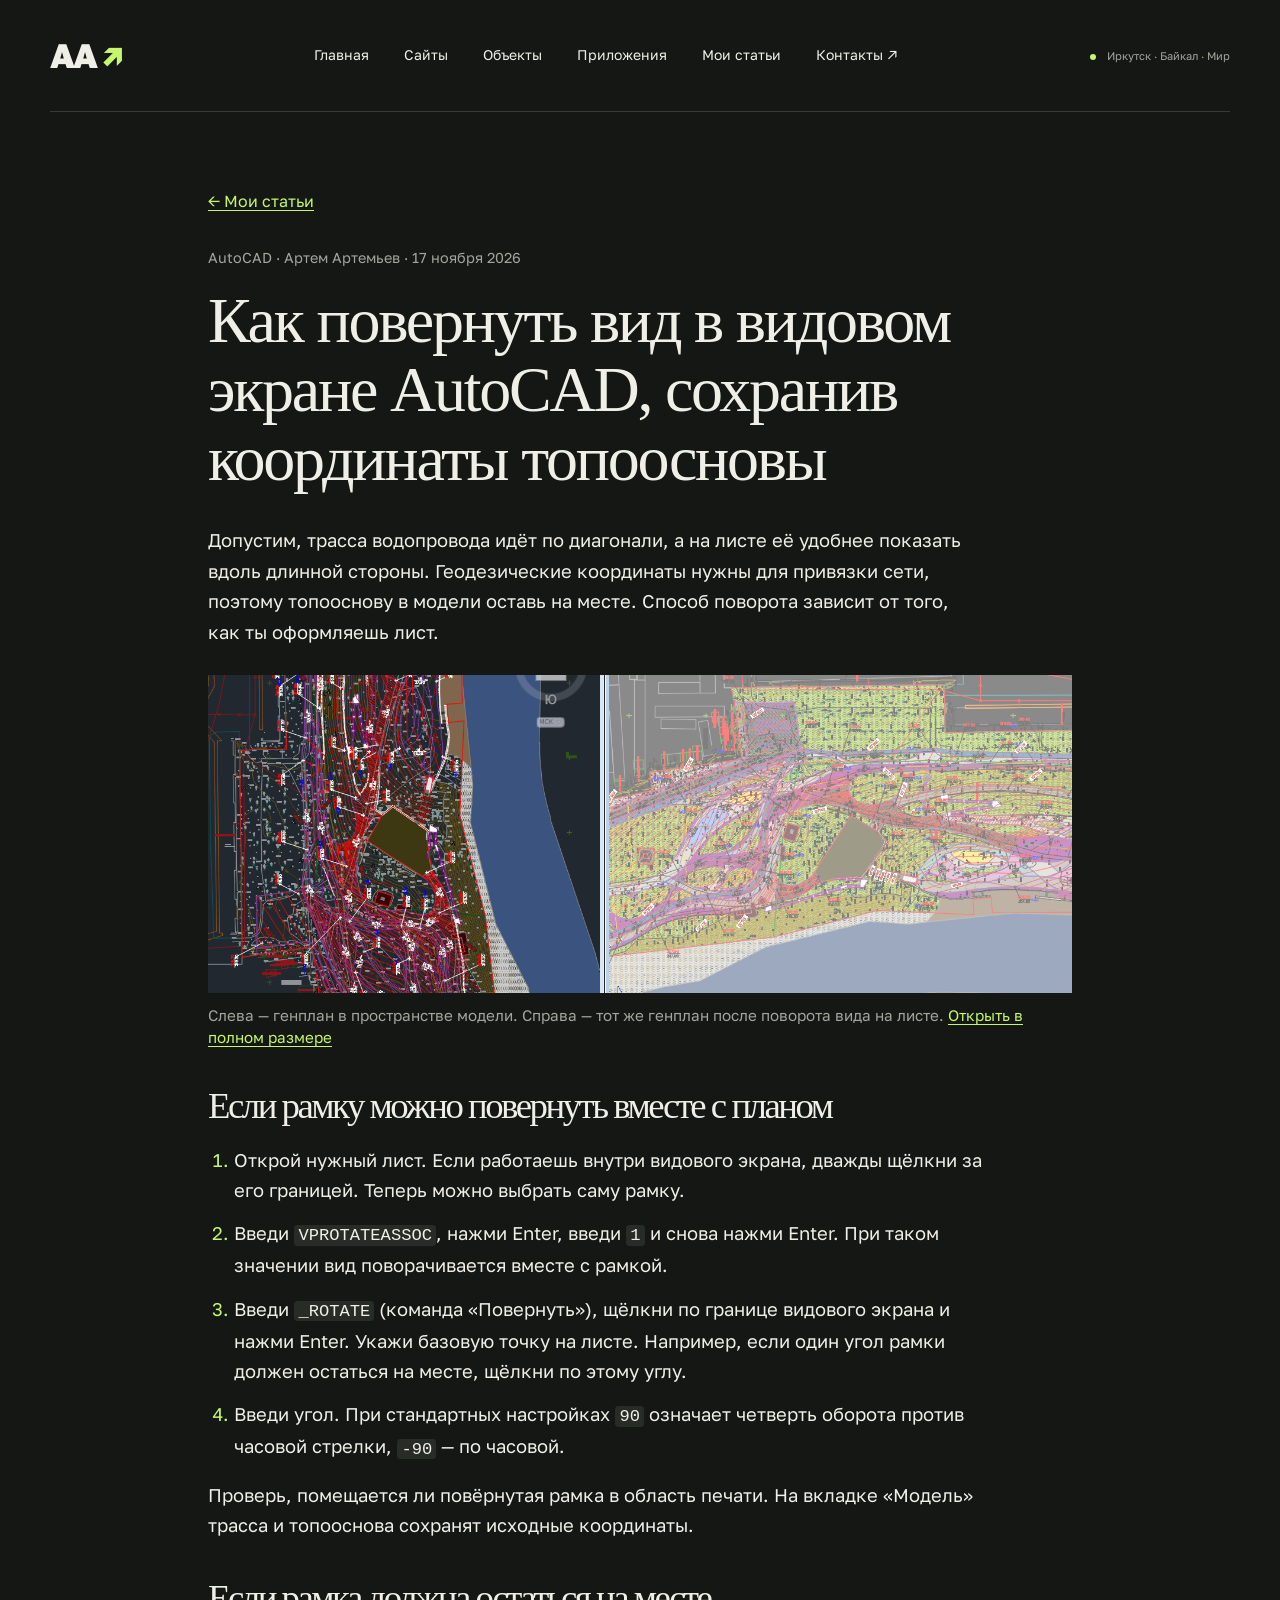
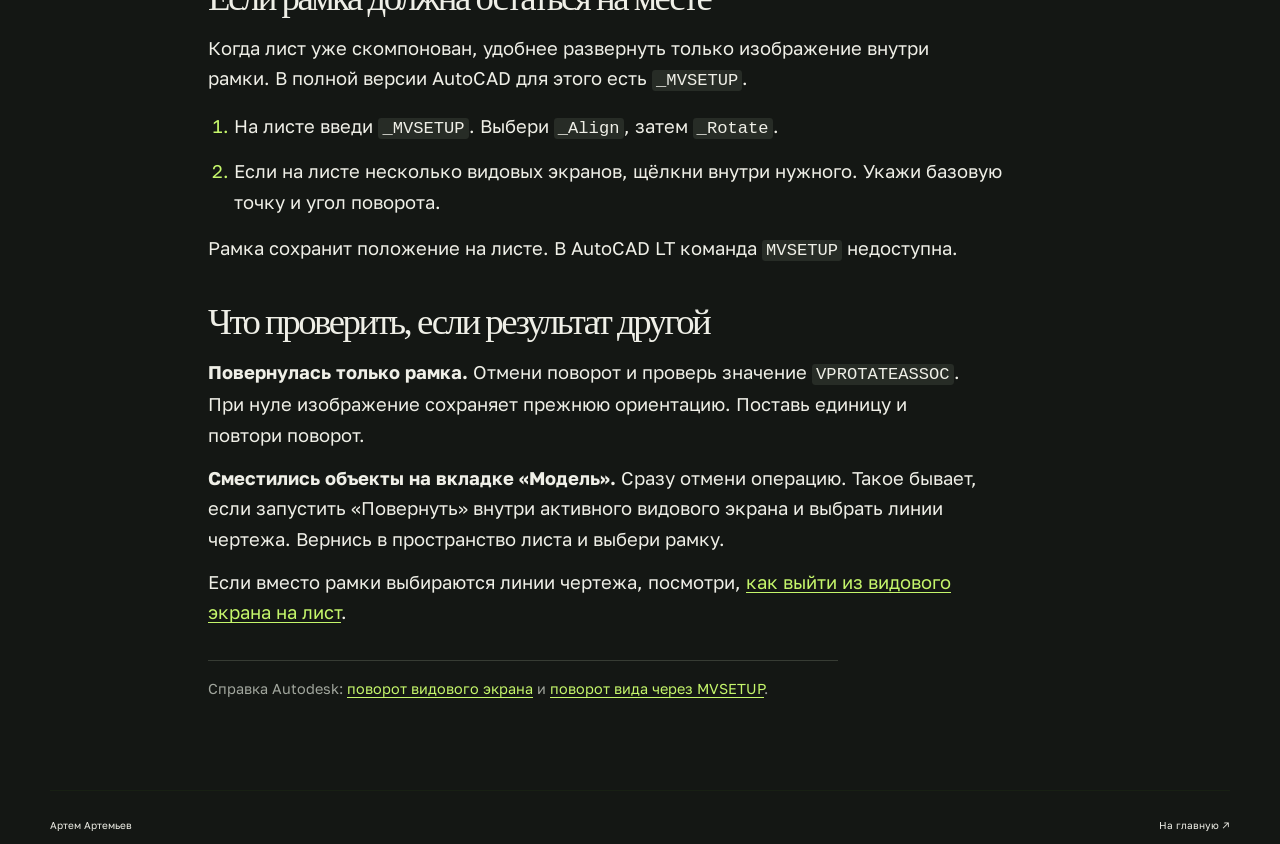
<file: autocad-povorot-vida.html>
<!doctype html>
<html lang="ru">
<head>
<!-- Yandex.Metrika counter -->
<script type="text/javascript">
    (function(m,e,t,r,i,k,a){
        m[i]=m[i]||function(){(m[i].a=m[i].a||[]).push(arguments)};
        m[i].l=1*new Date();
        for (var j = 0; j < document.scripts.length; j++) {if (document.scripts[j].src === r) { return; }}
        k=e.createElement(t),a=e.getElementsByTagName(t)[0],k.async=1,k.src=r,a.parentNode.insertBefore(k,a)
    })(window, document,'script','https://mc.yandex.ru/metrika/tag.js?id=113706061', 'ym');

    ym(113706061, 'init', {ssr:true, webvisor:true, trackHash:true, clickmap:true, ecommerce:"dataLayer", referrer: document.referrer, url: location.href, accurateTrackBounce:true, trackLinks:true});
</script>
<!-- /Yandex.Metrika counter -->
  <meta charset="utf-8">
  <meta name="yandex-verification" content="03379ed4613f56b8">
  <meta name="viewport" content="width=device-width,initial-scale=1">
  <meta name="theme-color" content="#141714">
  <title>Как повернуть вид в видовом экране AutoCAD: топооснова без изменений</title>
  <meta name="description" content="Как повернуть топооснову на листе AutoCAD с помощью VPROTATEASSOC и команды ПОВЕРНУТЬ. Как развернуть вид внутри неподвижной рамки через MVSETUP.">
  <link rel="canonical" href="https://artem-artemev.ru/autocad-povorot-vida.html">
  <link rel="icon" href="assets/favicon.svg">
  <link rel="stylesheet" href="style.css?v=20261117-diary">
  <link rel="stylesheet" href="articles.css?v=plan">
</head>
<body>
<noscript><div><img src="https://mc.yandex.ru/watch/113706061" style="position:absolute;left:-9999px" alt=""></div></noscript>
<a class="skip" href="#main">К содержимому</a>
<header class="header wrap"><a class="brand" href="/" aria-label="Артем Артемьев — главная">АА<span>↗</span></a><nav aria-label="Главная навигация"><a href="/">Главная</a><a href="sites.html">Сайты</a><a href="engineering.html">Объекты</a><a href="/#projects">Приложения</a><a href="articles.html">Мои статьи</a><a href="/#contact">Контакты ↗</a></nav><span class="location"><i></i> Иркутск · Байкал · Мир</span></header>
<main id="main" class="reading wrap">
<a class="back" href="articles.html">← Мои статьи</a>
<article><p class="byline">AutoCAD · Артем Артемьев · 17 ноября 2026</p>
<h1>Как повернуть вид в видовом экране AutoCAD, сохранив координаты топоосновы</h1>
<p>Допустим, трасса водопровода идёт по диагонали, а на листе её удобнее показать вдоль длинной стороны. Геодезические координаты нужны для привязки сети, поэтому топооснову в модели оставь на месте. Способ поворота зависит от того, как ты оформляешь лист.</p>
<figure class="plan-comparison">
  <a href="assets/autocad-model-layout.png" aria-label="Открыть сравнение генплана в полном размере"><img src="assets/autocad-model-layout.png" width="1460" height="538" alt="Один участок в AutoCAD: слева генплан вытянут сверху вниз, справа тот же участок развёрнут вдоль листа."></a>
  <figcaption>Слева — генплан в пространстве модели. Справа — тот же генплан после поворота вида на листе. <a href="assets/autocad-model-layout.png">Открыть в полном размере</a></figcaption>
</figure>
<h2>Если рамку можно повернуть вместе с планом</h2>
<ol>
<li>Открой нужный лист. Если работаешь внутри видового экрана, дважды щёлкни за его границей. Теперь можно выбрать саму рамку.</li>
<li>Введи <code>VPROTATEASSOC</code>, нажми Enter, введи <code>1</code> и снова нажми Enter. При таком значении вид поворачивается вместе с рамкой.</li>
<li>Введи <code>_ROTATE</code> (команда «Повернуть»), щёлкни по границе видового экрана и нажми Enter. Укажи базовую точку на листе. Например, если один угол рамки должен остаться на месте, щёлкни по этому углу.</li>
<li>Введи угол. При стандартных настройках <code>90</code> означает четверть оборота против часовой стрелки, <code>-90</code> — по часовой.</li>
</ol>
<p>Проверь, помещается ли повёрнутая рамка в область печати. На вкладке «Модель» трасса и топооснова сохранят исходные координаты.</p>
<h2>Если рамка должна остаться на месте</h2>
<p>Когда лист уже скомпонован, удобнее развернуть только изображение внутри рамки. В полной версии AutoCAD для этого есть <code>_MVSETUP</code>.</p>
<ol>
<li>На листе введи <code>_MVSETUP</code>. Выбери <code>_Align</code>, затем <code>_Rotate</code>.</li>
<li>Если на листе несколько видовых экранов, щёлкни внутри нужного. Укажи базовую точку и угол поворота.</li>
</ol>
<p>Рамка сохранит положение на листе. В AutoCAD LT команда <code>MVSETUP</code> недоступна.</p>
<h2>Что проверить, если результат другой</h2>
<p><strong>Повернулась только рамка.</strong> Отмени поворот и проверь значение <code>VPROTATEASSOC</code>. При нуле изображение сохраняет прежнюю ориентацию. Поставь единицу и повтори поворот.</p>
<p><strong>Сместились объекты на вкладке «Модель».</strong> Сразу отмени операцию. Такое бывает, если запустить «Повернуть» внутри активного видового экрана и выбрать линии чертежа. Вернись в пространство листа и выбери рамку.</p>
<p>Если вместо рамки выбираются линии чертежа, посмотри, <a href="autocad-vyhod-iz-vidovogo-ekrana.html">как выйти из видового экрана на лист</a>.</p>
<p class="refs">Справка Autodesk: <a href="https://help.autodesk.com/cloudhelp/2022/ENU/AutoCAD-LT/files/GUID-D077CEA3-6EC1-4677-BD4B-372D7364D545.htm">поворот видового экрана</a> и <a href="https://help.autodesk.com/cloudhelp/2022/ENU/AutoCAD-Core/files/GUID-0E596DD0-5F64-4408-AEB7-1C7DCB4874D3.htm">поворот вида через MVSETUP</a>.</p></article>
</main>
<footer class="wrap"><span>Артем Артемьев</span><a href="/">На главную ↗</a></footer>
</body></html>
</file>
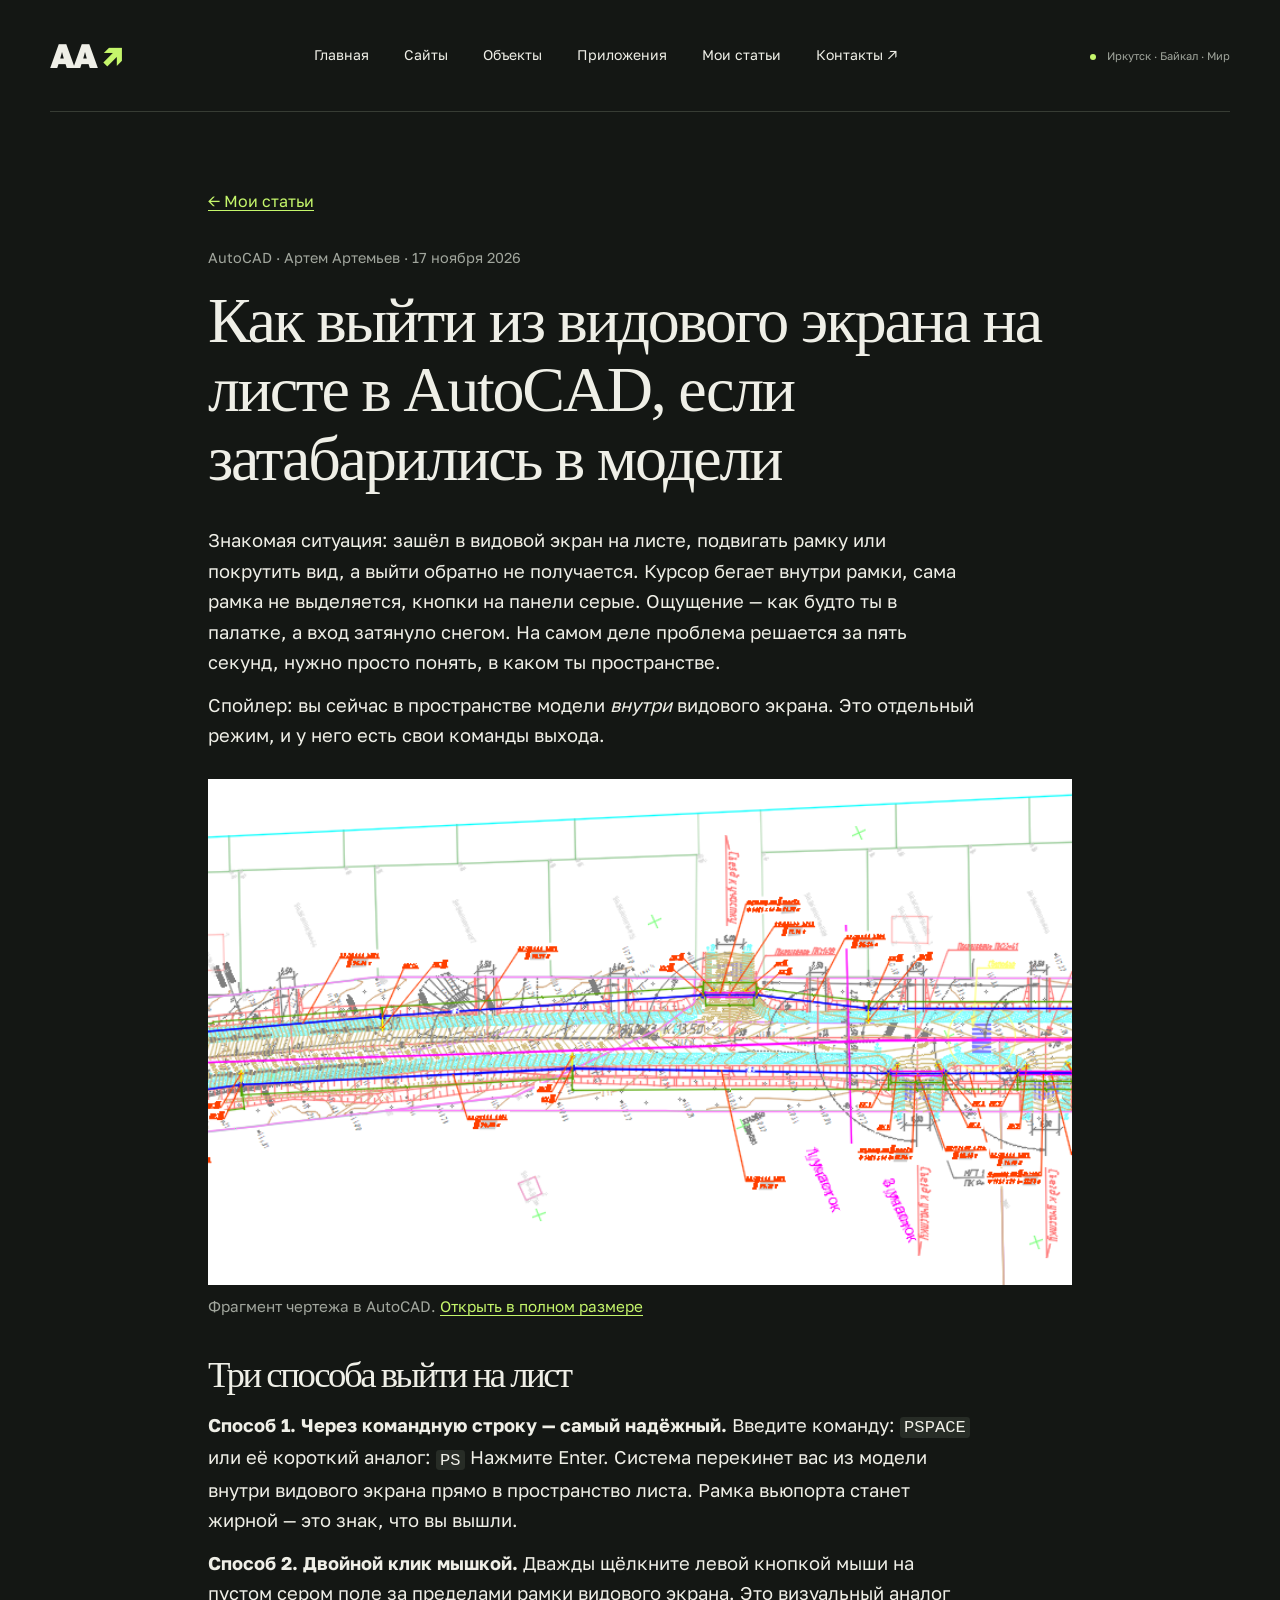
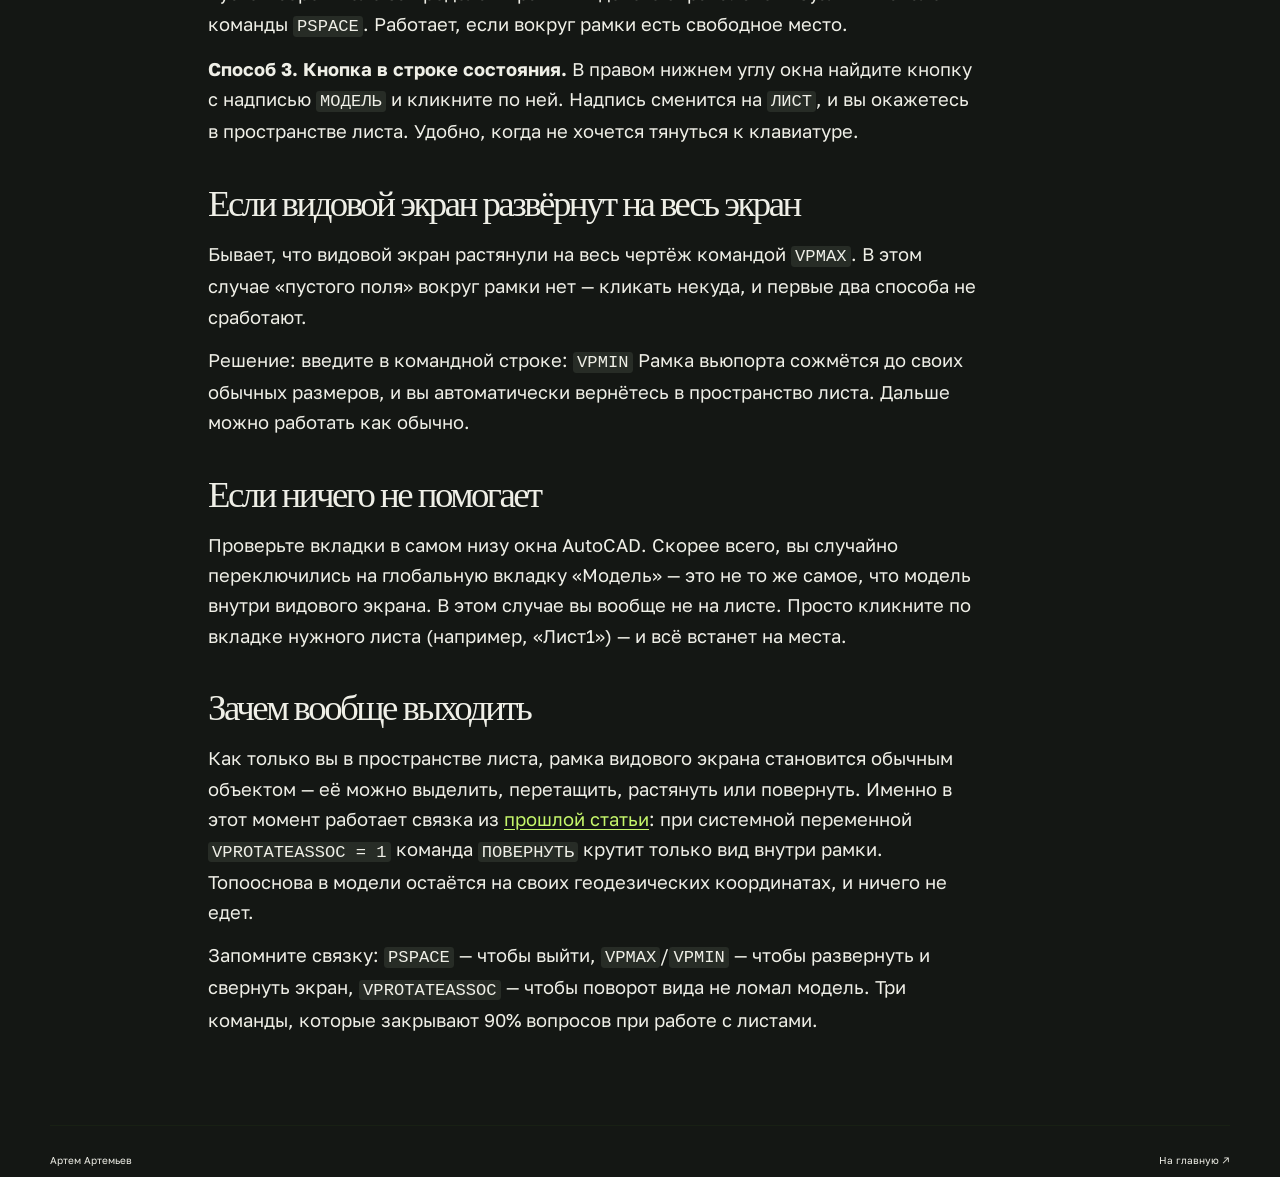
<file: autocad-vyhod-iz-vidovogo-ekrana.html>
<!doctype html>
<html lang="ru">
<head>
<!-- Yandex.Metrika counter -->
<script type="text/javascript">
    (function(m,e,t,r,i,k,a){
        m[i]=m[i]||function(){(m[i].a=m[i].a||[]).push(arguments)};
        m[i].l=1*new Date();
        for (var j = 0; j < document.scripts.length; j++) {if (document.scripts[j].src === r) { return; }}
        k=e.createElement(t),a=e.getElementsByTagName(t)[0],k.async=1,k.src=r,a.parentNode.insertBefore(k,a)
    })(window, document,'script','https://mc.yandex.ru/metrika/tag.js?id=113706061', 'ym');

    ym(113706061, 'init', {ssr:true, webvisor:true, trackHash:true, clickmap:true, ecommerce:"dataLayer", referrer: document.referrer, url: location.href, accurateTrackBounce:true, trackLinks:true});
</script>
<!-- /Yandex.Metrika counter -->
  <meta charset="utf-8">
  <meta name="yandex-verification" content="03379ed4613f56b8">
  <meta name="viewport" content="width=device-width,initial-scale=1">
  <meta name="theme-color" content="#141714">
  <title>Как выйти из видового экрана на листе в AutoCAD: команды PSPACE и VPMIN</title>
  <meta name="description" content="Застряли внутри видового экрана на листе AutoCAD? Три способа вернуться в пространство листа: команда PSPACE, двойной клик и VPMIN. Разбираем, почему не работает и как потом повернуть вид.">
  <link rel="canonical" href="https://artem-artemev.ru/autocad-vyhod-iz-vidovogo-ekrana.html">
  <link rel="icon" href="assets/favicon.svg">
  <link rel="stylesheet" href="style.css?v=20261117-diary">
  <link rel="stylesheet" href="articles.css?v=plan">
</head>
<body>
<noscript><div><img src="https://mc.yandex.ru/watch/113706061" style="position:absolute;left:-9999px" alt=""></div></noscript>
<a class="skip" href="#main">К содержимому</a>
<header class="header wrap"><a class="brand" href="/" aria-label="Артем Артемьев — главная">АА<span>↗</span></a><nav aria-label="Главная навигация"><a href="/">Главная</a><a href="sites.html">Сайты</a><a href="engineering.html">Объекты</a><a href="/#projects">Приложения</a><a href="articles.html">Мои статьи</a><a href="/#contact">Контакты ↗</a></nav><span class="location"><i></i> Иркутск · Байкал · Мир</span></header>
<main id="main" class="reading wrap">
<a class="back" href="articles.html">← Мои статьи</a>
<article><p class="byline">AutoCAD · Артем Артемьев · 17 ноября 2026</p>
<h1>Как выйти из видового экрана на листе в AutoCAD, если затабарились в модели</h1>
<p>Знакомая ситуация: зашёл в видовой экран на листе, подвигать рамку или покрутить вид, а выйти обратно не получается. Курсор бегает внутри рамки, сама рамка не выделяется, кнопки на панели серые. Ощущение — как будто ты в палатке, а вход затянуло снегом. На самом деле проблема решается за пять секунд, нужно просто понять, в каком ты пространстве.</p>
<p>Спойлер: вы сейчас в пространстве модели <em>внутри</em> видового экрана. Это отдельный режим, и у него есть свои команды выхода.</p>
<figure class="plan-comparison">
  <a href="assets/autocad-viewport-plan.png" aria-label="Открыть чертёж в полном размере"><img src="assets/autocad-viewport-plan.png" width="770" height="451" alt="Фрагмент плана с инженерными сетями и выносками вдоль трассы."></a>
  <figcaption>Фрагмент чертежа в AutoCAD. <a href="assets/autocad-viewport-plan.png">Открыть в полном размере</a></figcaption>
</figure>
<h2>Три способа выйти на лист</h2>
<p><strong>Способ 1. Через командную строку — самый надёжный.</strong> Введите команду: <code>PSPACE</code> или её короткий аналог: <code>PS</code> Нажмите Enter. Система перекинет вас из модели внутри видового экрана прямо в пространство листа. Рамка вьюпорта станет жирной — это знак, что вы вышли.</p>
<p><strong>Способ 2. Двойной клик мышкой.</strong> Дважды щёлкните левой кнопкой мыши на пустом сером поле за пределами рамки видового экрана. Это визуальный аналог команды <code>PSPACE</code>. Работает, если вокруг рамки есть свободное место.</p>
<p><strong>Способ 3. Кнопка в строке состояния.</strong> В правом нижнем углу окна найдите кнопку с надписью <code>МОДЕЛЬ</code> и кликните по ней. Надпись сменится на <code>ЛИСТ</code>, и вы окажетесь в пространстве листа. Удобно, когда не хочется тянуться к клавиатуре.</p>
<h2>Если видовой экран развёрнут на весь экран</h2>
<p>Бывает, что видовой экран растянули на весь чертёж командой <code>VPMAX</code>. В этом случае «пустого поля» вокруг рамки нет — кликать некуда, и первые два способа не сработают.</p>
<p>Решение: введите в командной строке: <code>VPMIN</code> Рамка вьюпорта сожмётся до своих обычных размеров, и вы автоматически вернётесь в пространство листа. Дальше можно работать как обычно.</p>
<h2>Если ничего не помогает</h2>
<p>Проверьте вкладки в самом низу окна AutoCAD. Скорее всего, вы случайно переключились на глобальную вкладку «Модель» — это не то же самое, что модель внутри видового экрана. В этом случае вы вообще не на листе. Просто кликните по вкладке нужного листа (например, «Лист1») — и всё встанет на места.</p>
<h2>Зачем вообще выходить</h2>
<p>Как только вы в пространстве листа, рамка видового экрана становится обычным объектом — её можно выделить, перетащить, растянуть или повернуть. Именно в этот момент работает связка из <a href="autocad-povorot-vida.html">прошлой статьи</a>: при системной переменной <code>VPROTATEASSOC = 1</code> команда <code>ПОВЕРНУТЬ</code> крутит только вид внутри рамки. Топооснова в модели остаётся на своих геодезических координатах, и ничего не едет.</p>
<p>Запомните связку: <code>PSPACE</code> — чтобы выйти, <code>VPMAX</code>/<code>VPMIN</code> — чтобы развернуть и свернуть экран, <code>VPROTATEASSOC</code> — чтобы поворот вида не ломал модель. Три команды, которые закрывают 90% вопросов при работе с листами.</p></article>
</main>
<footer class="wrap"><span>Артем Артемьев</span><a href="/">На главную ↗</a></footer>
</body></html>
</file>
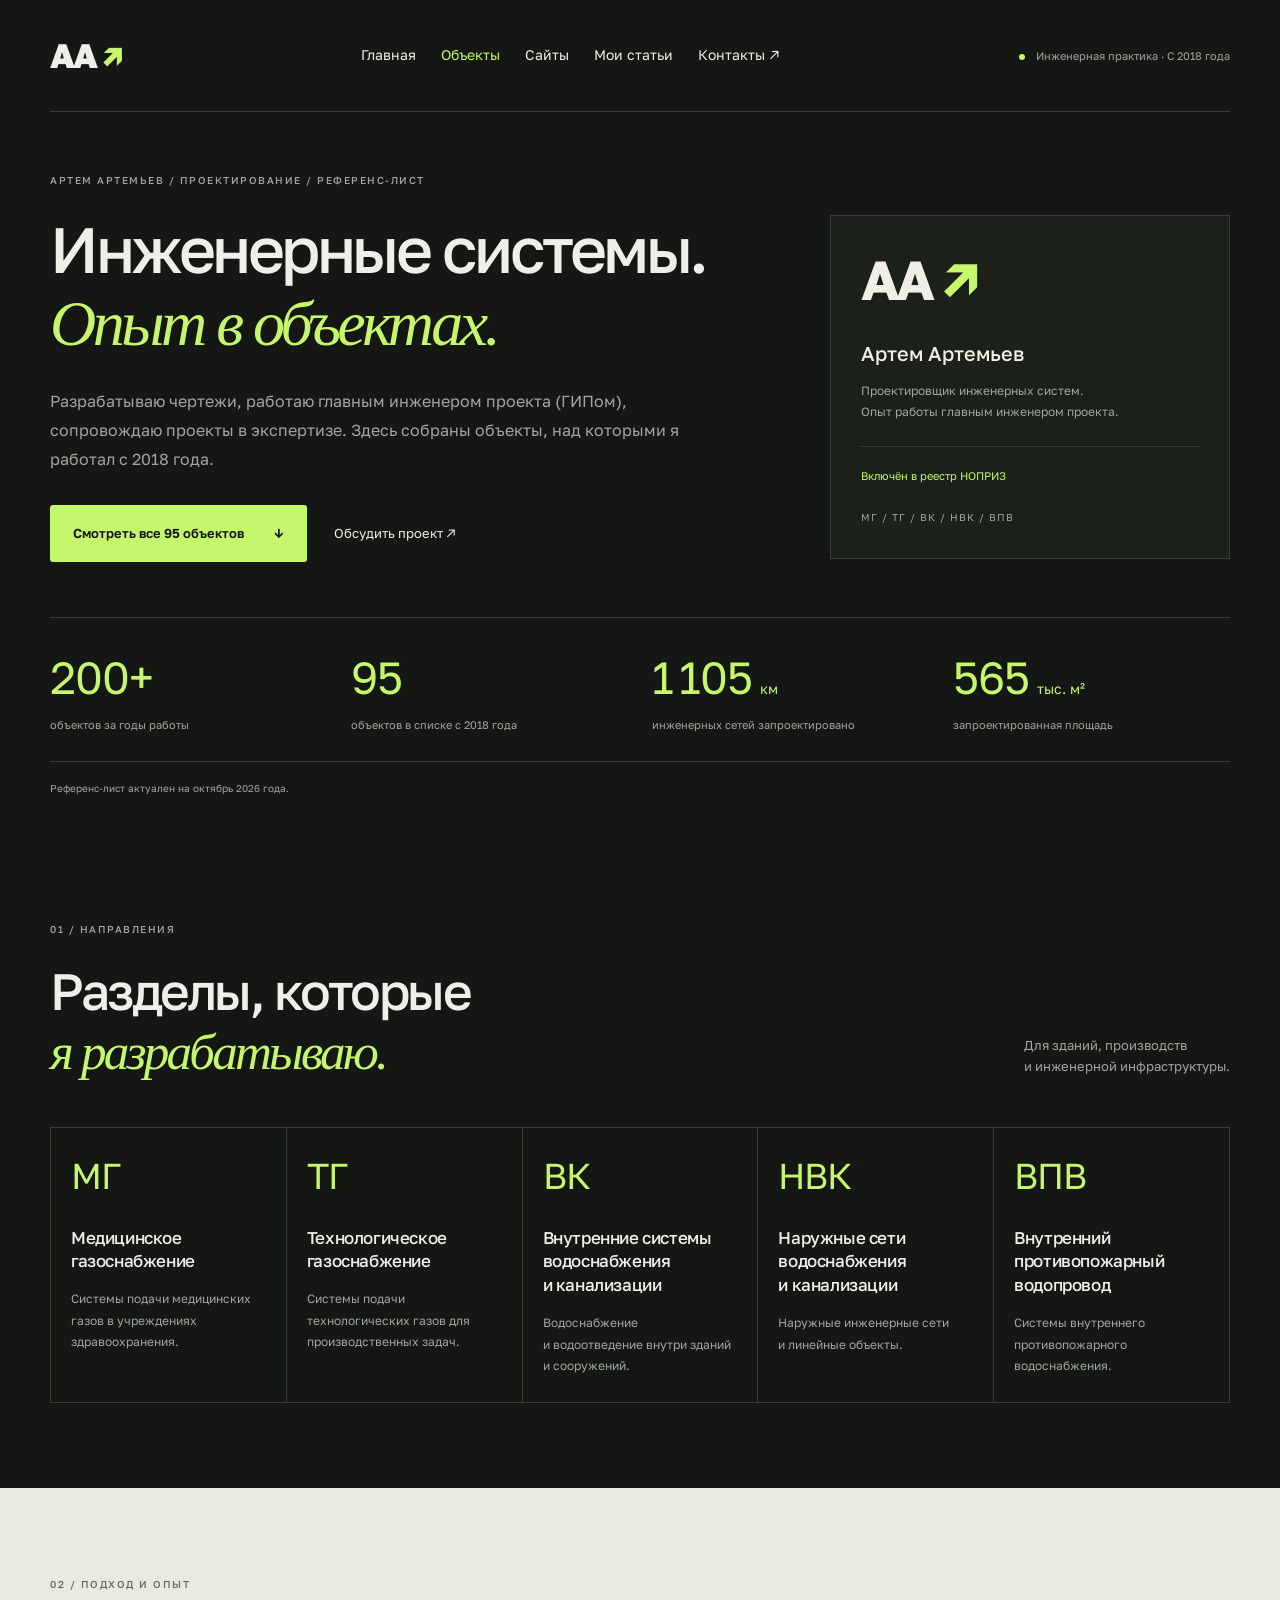
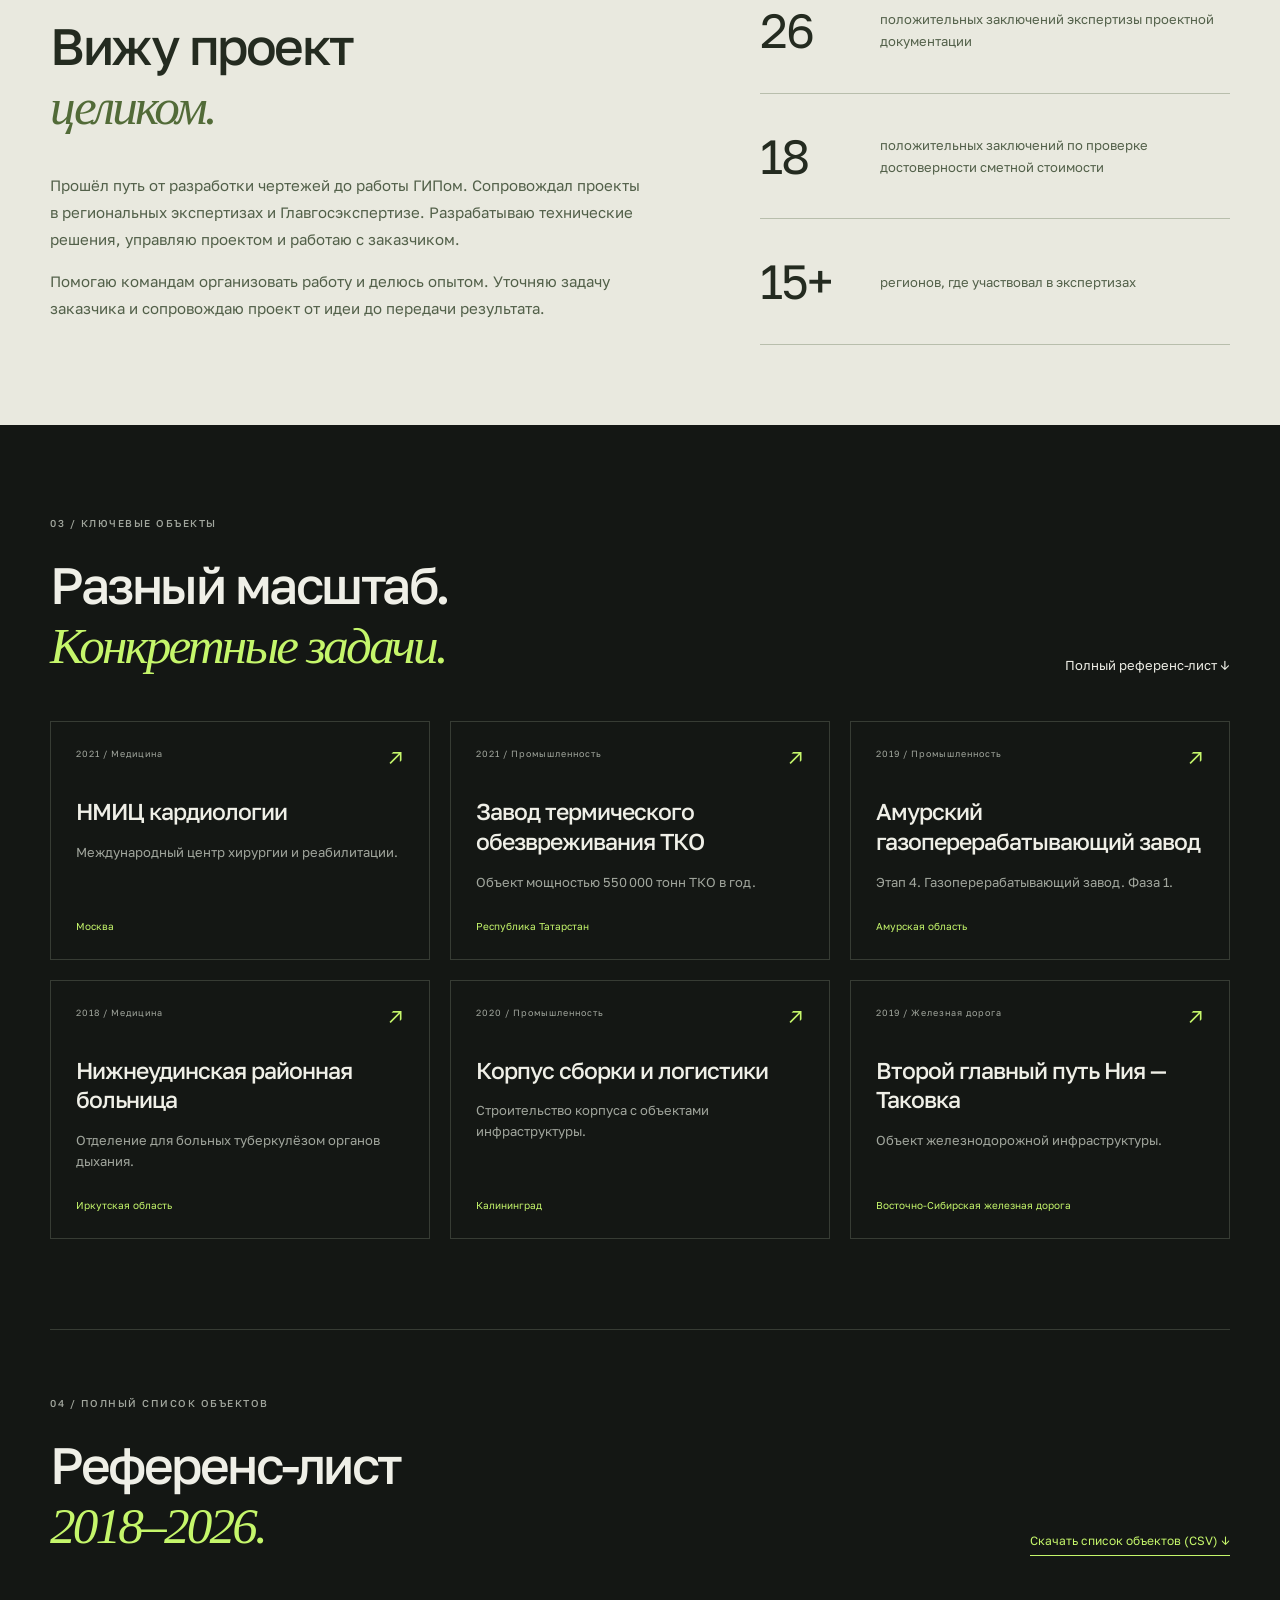
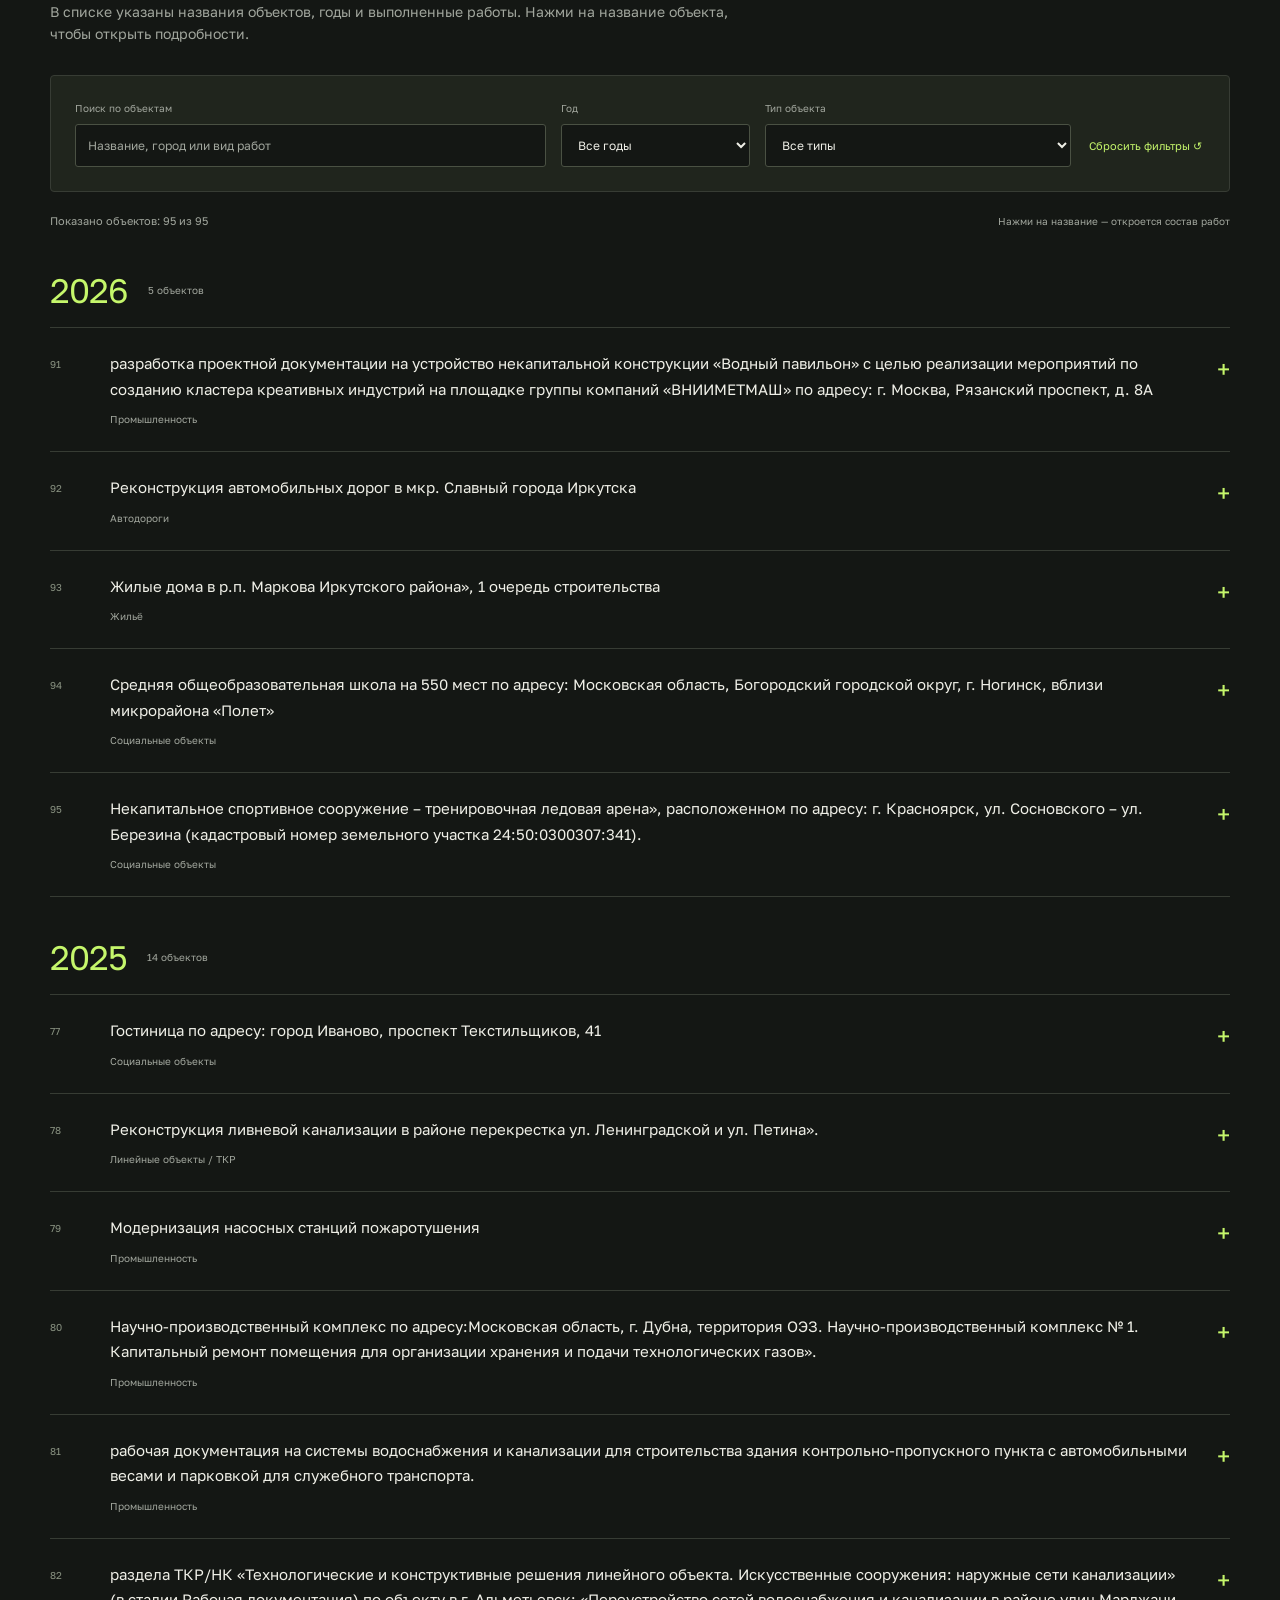
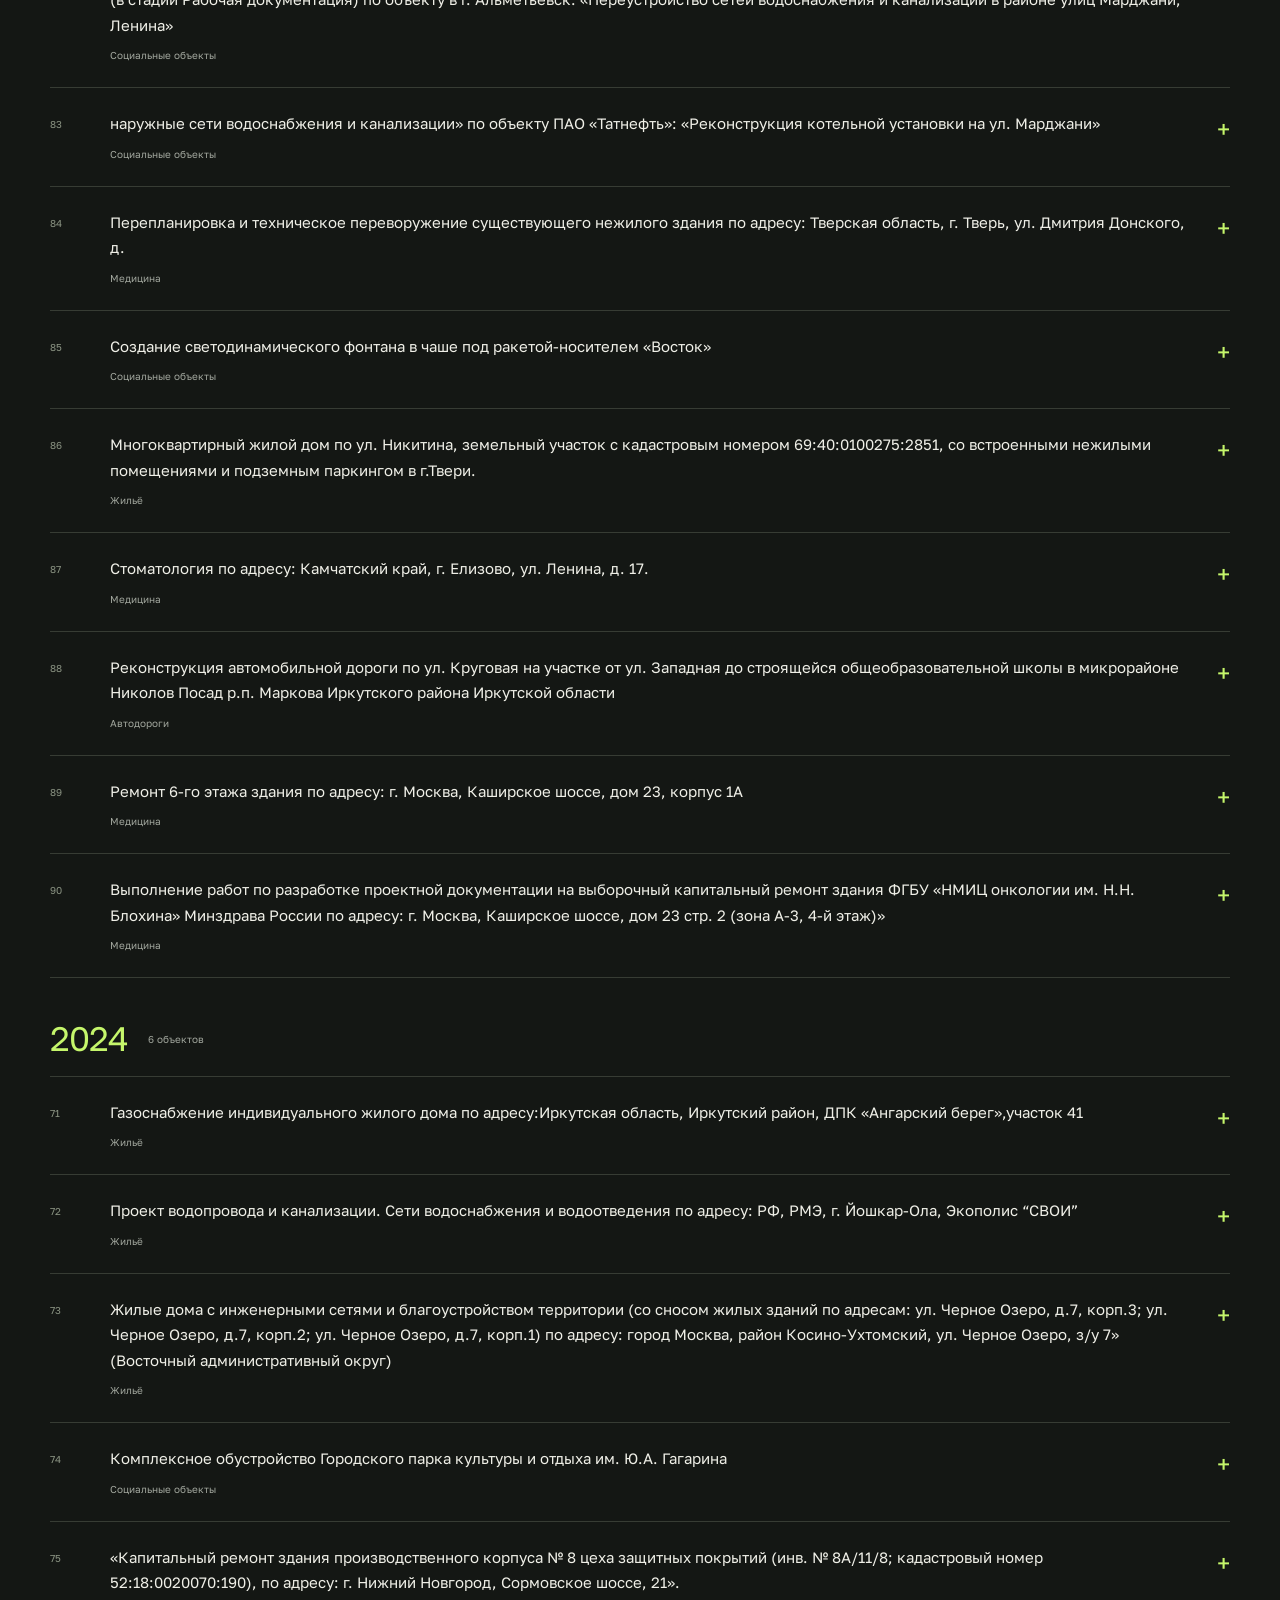
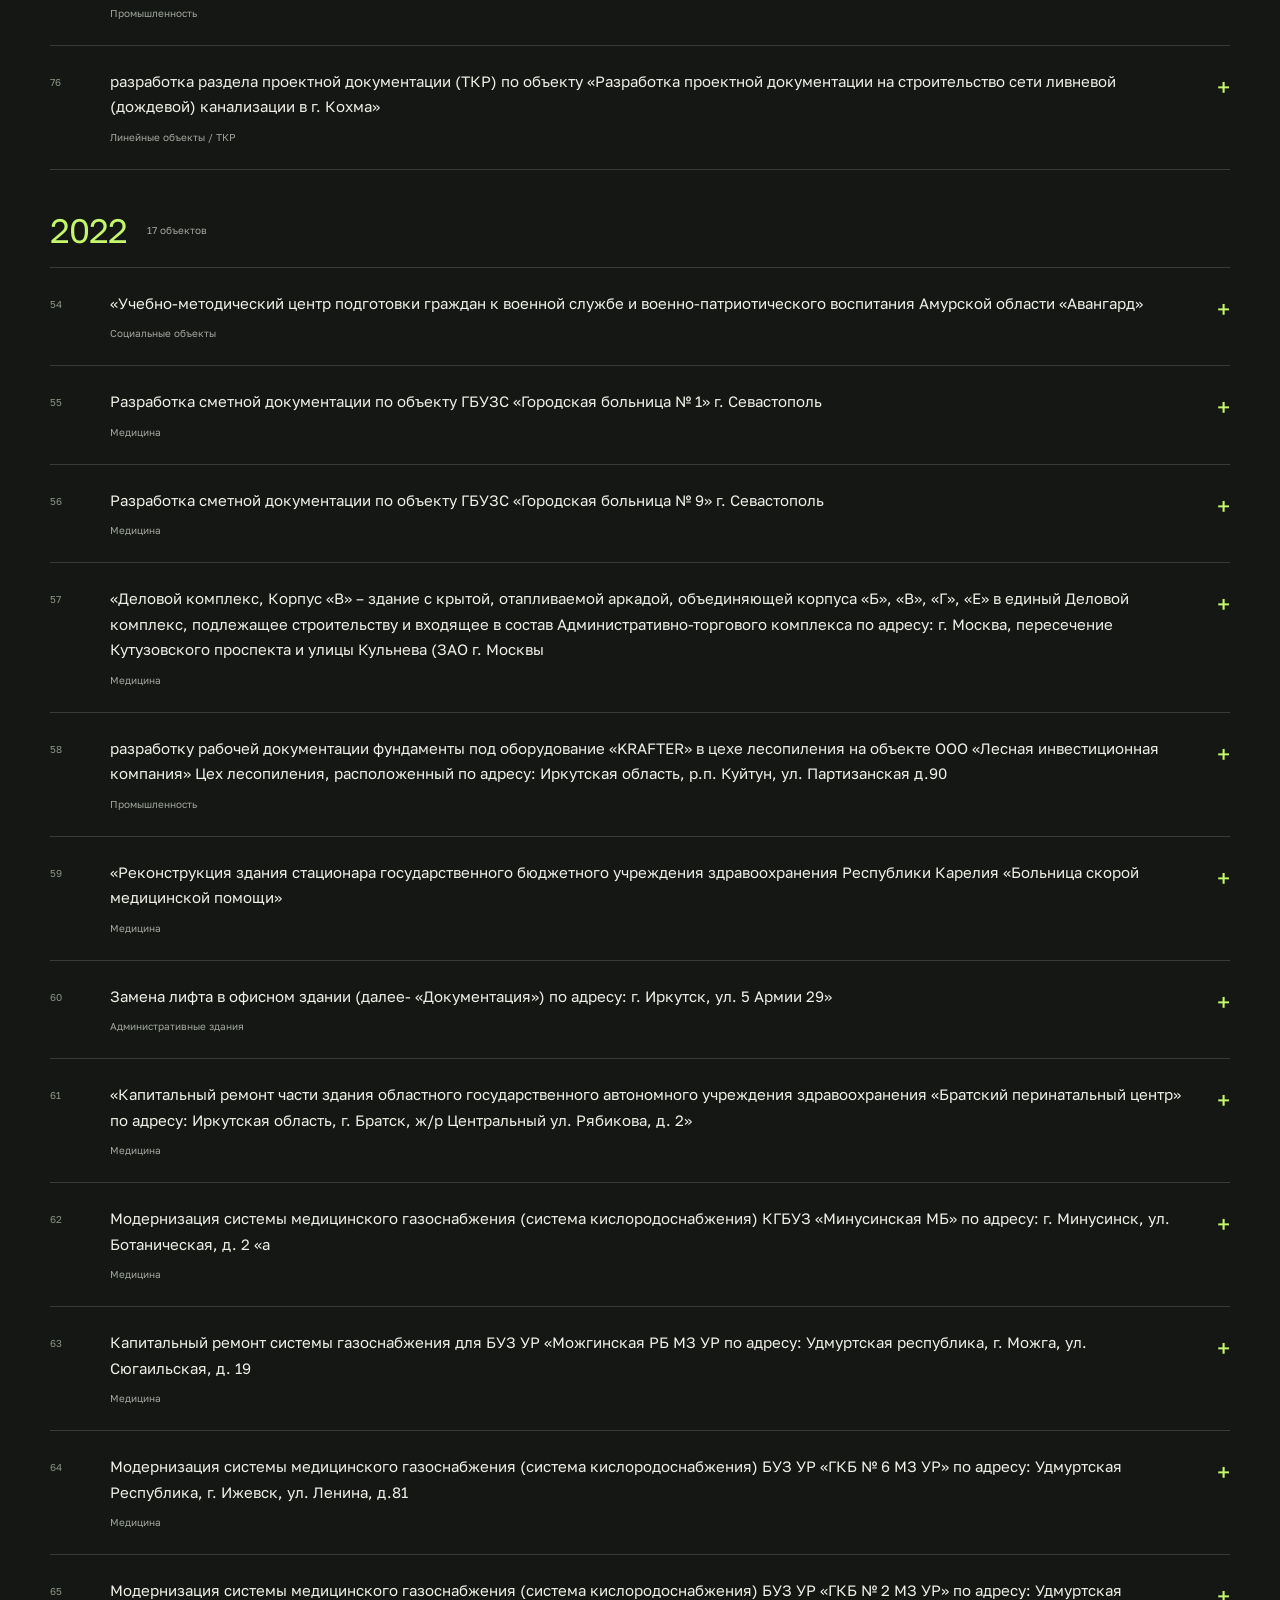
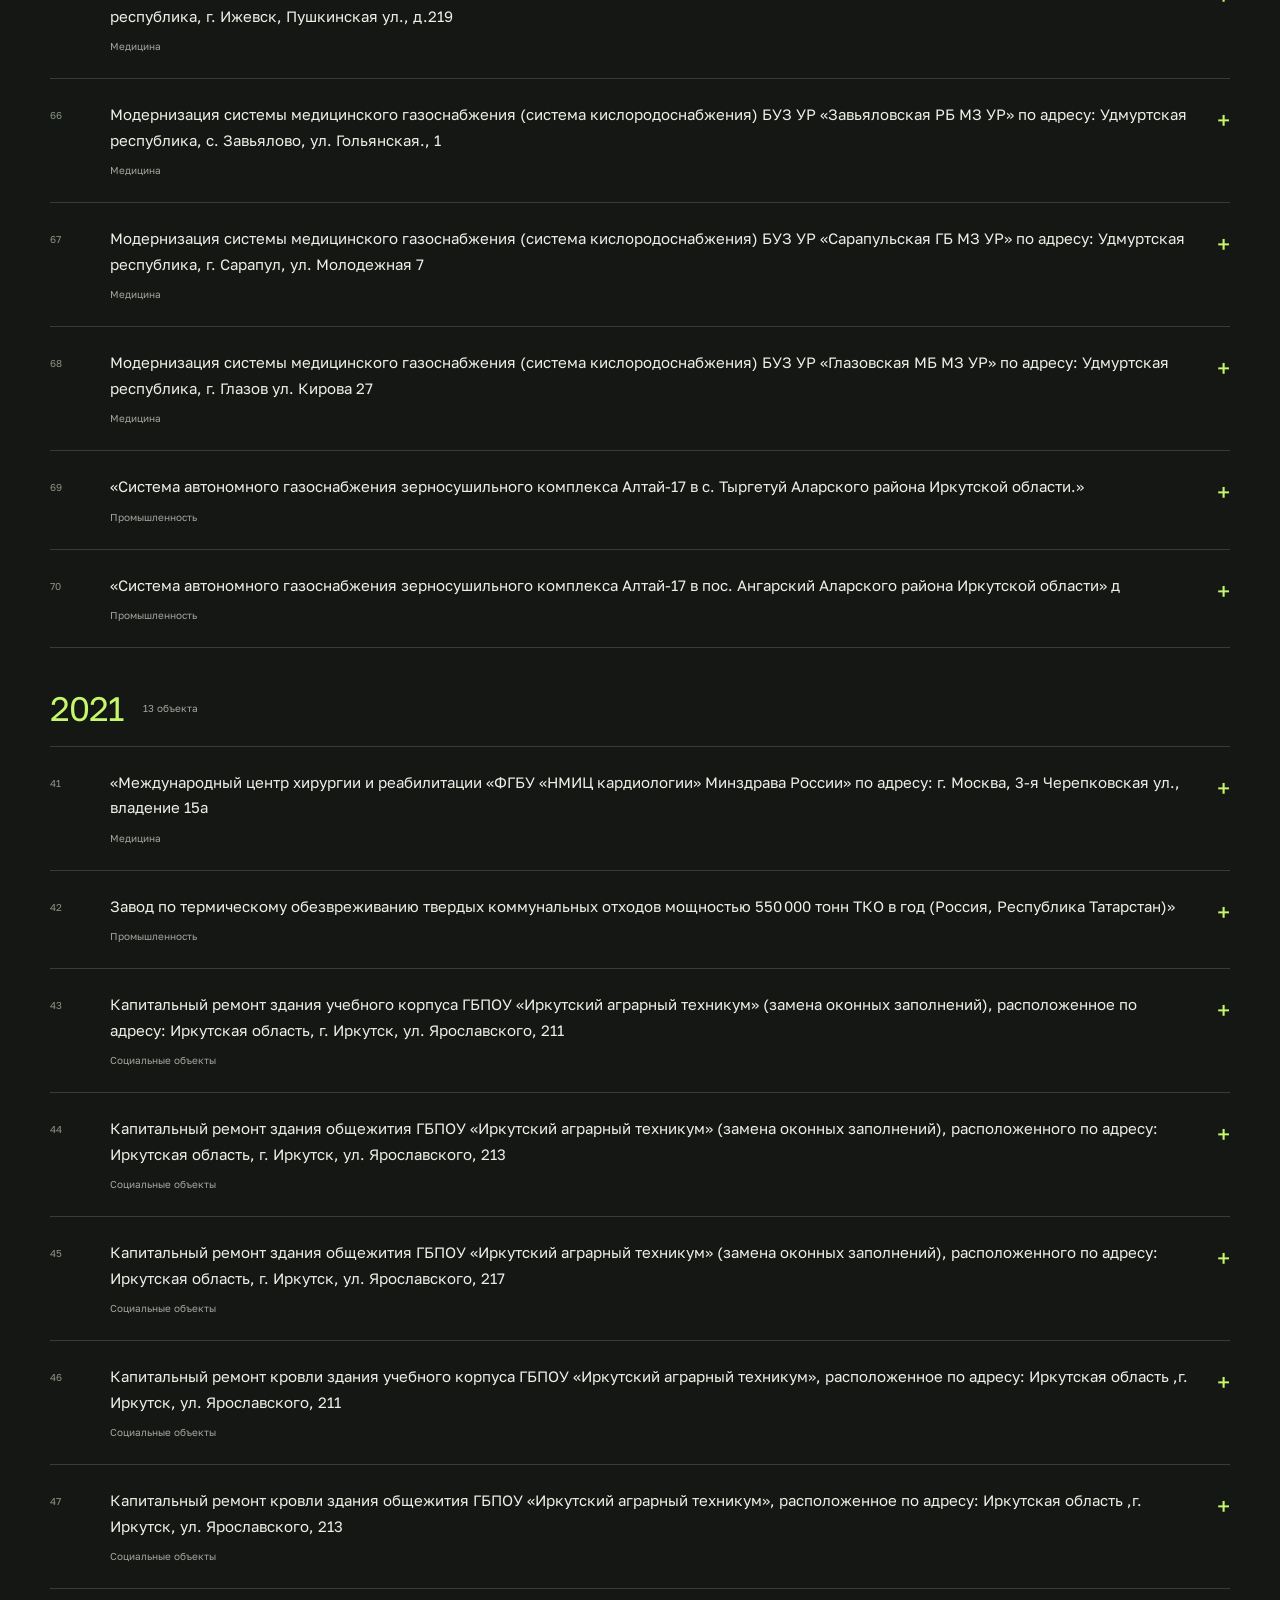
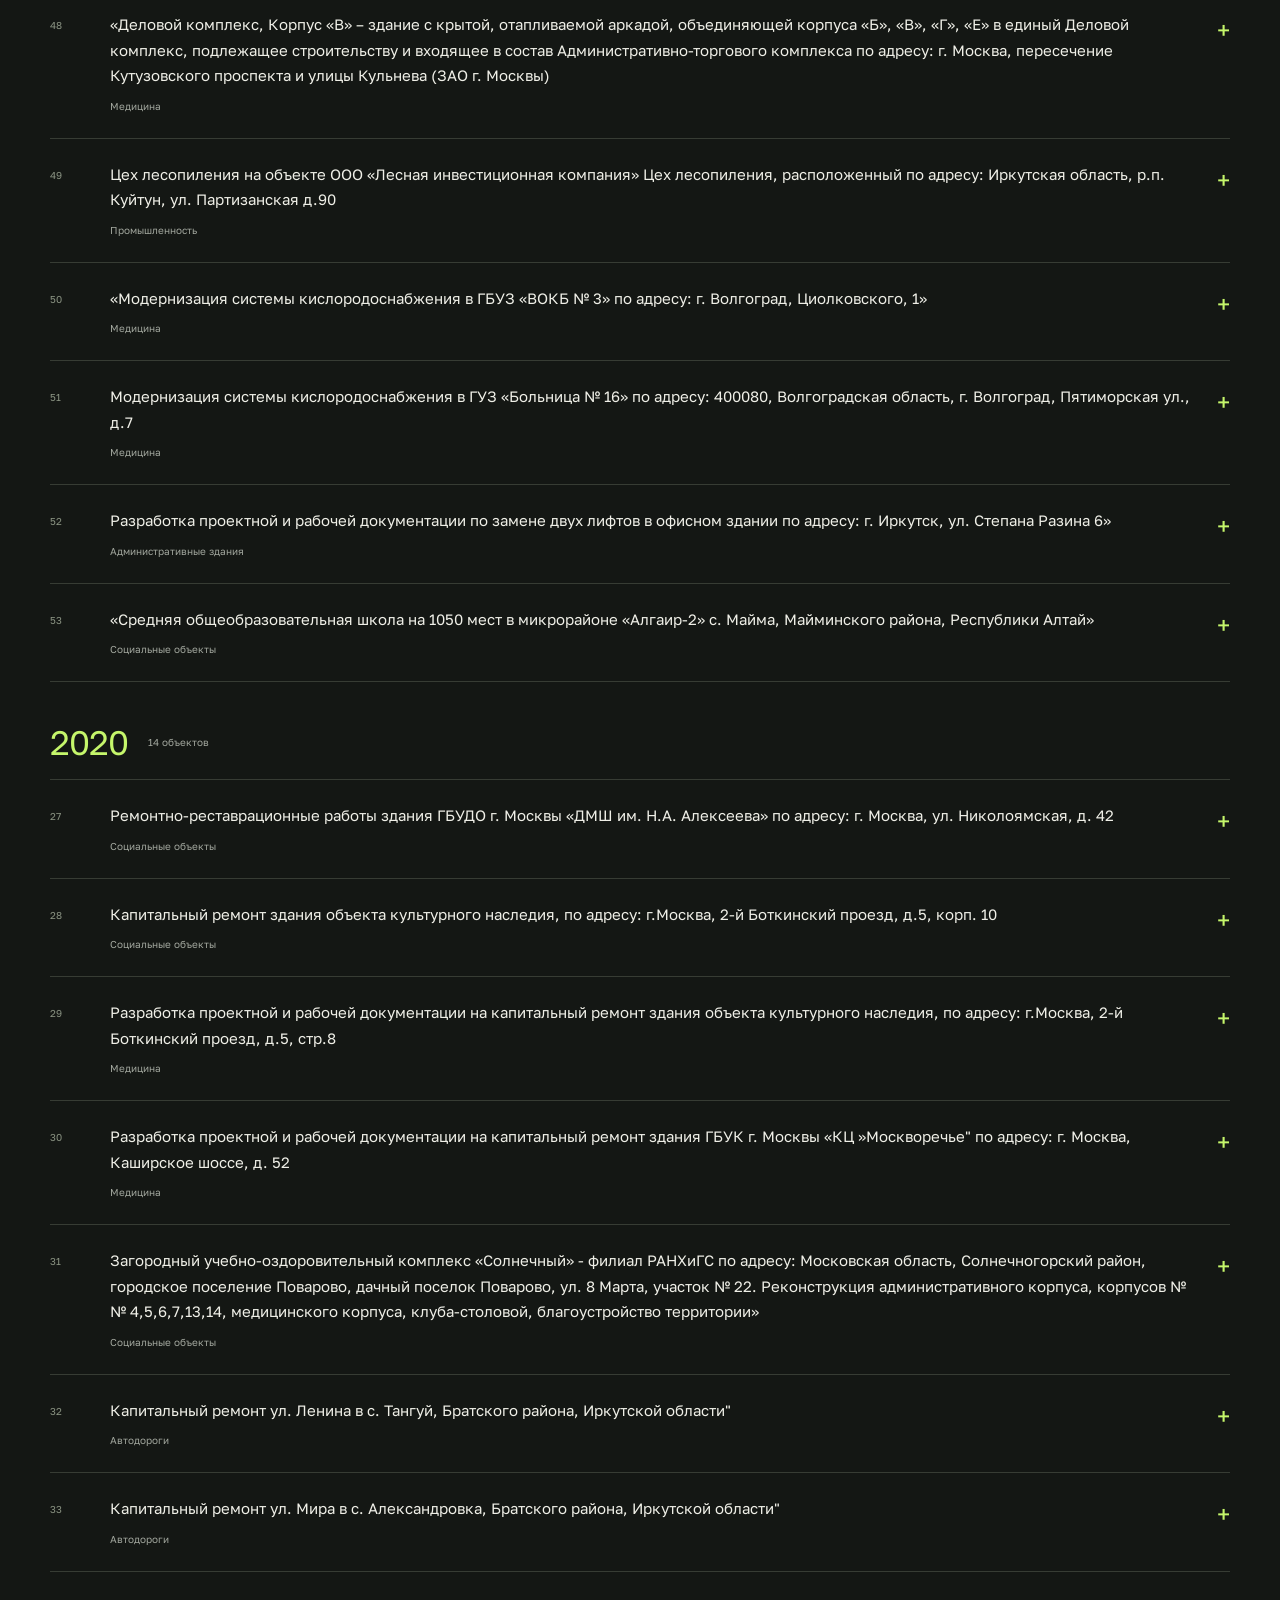
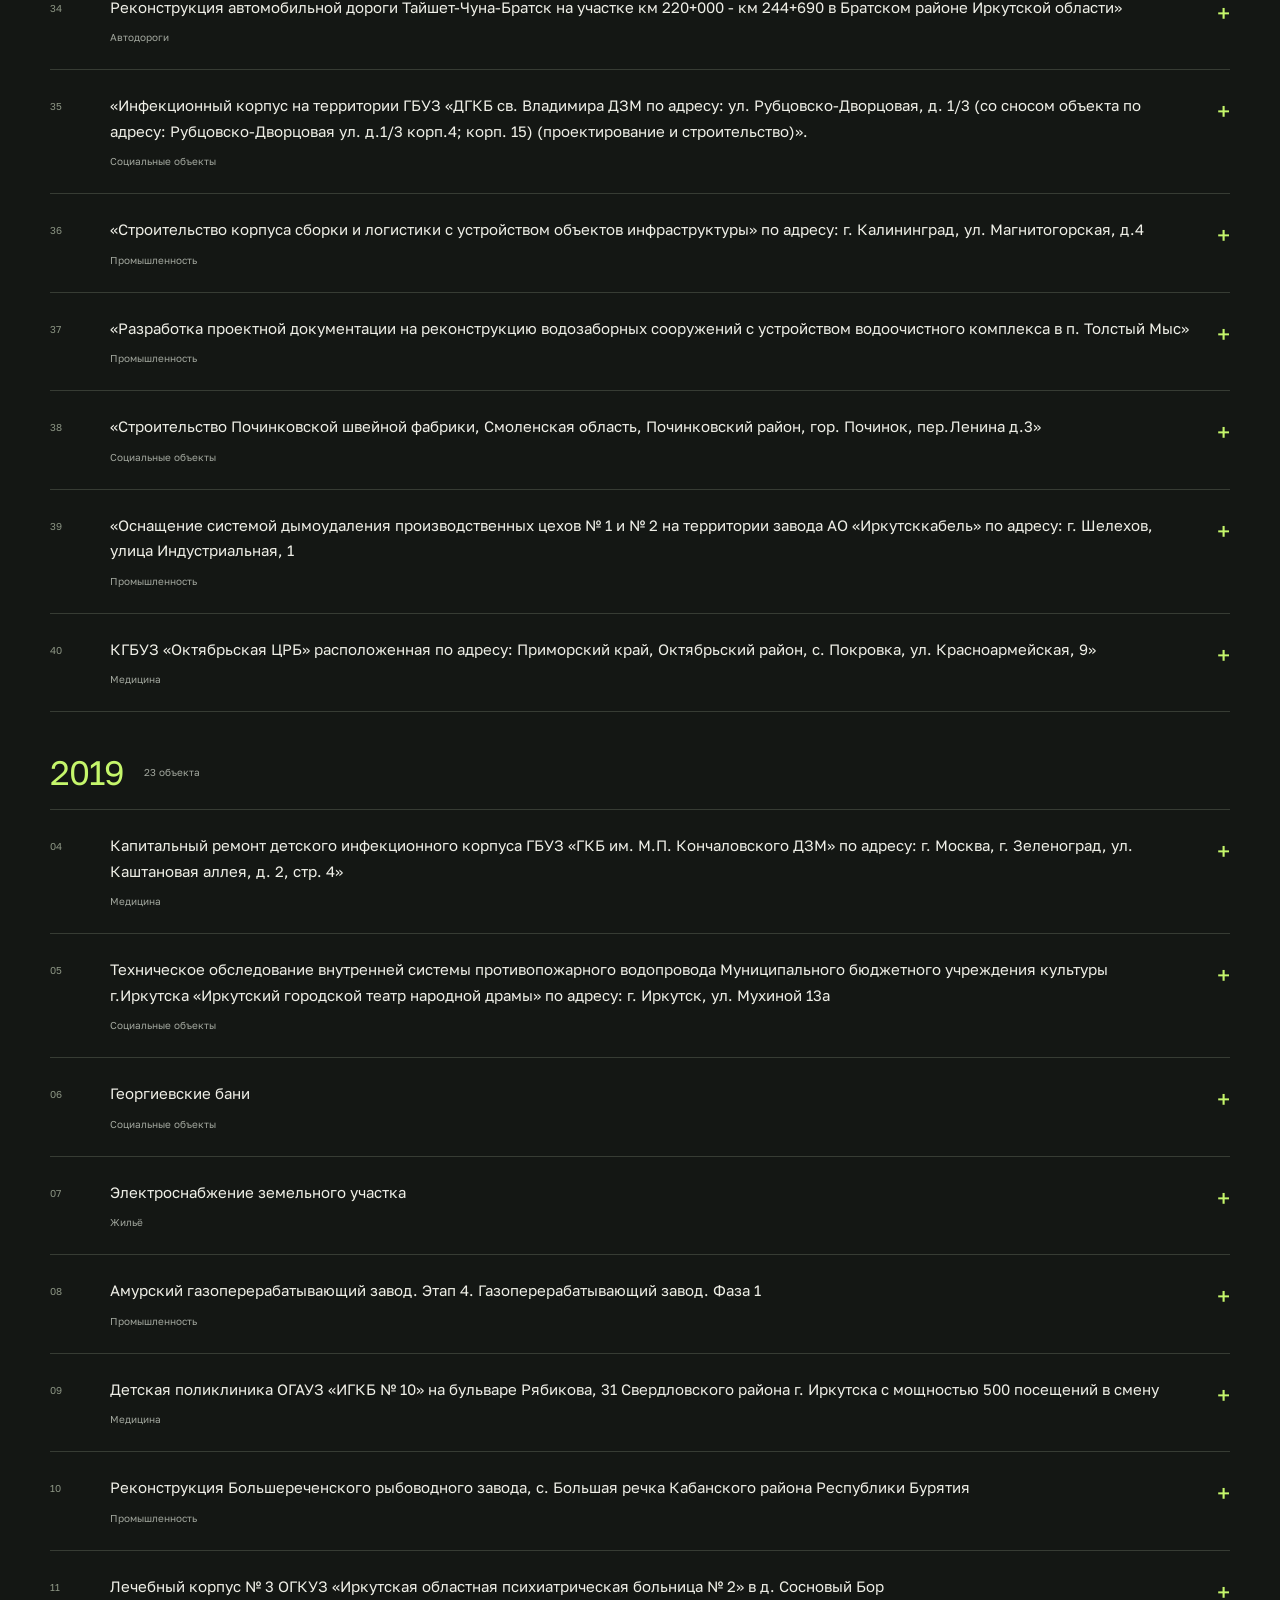
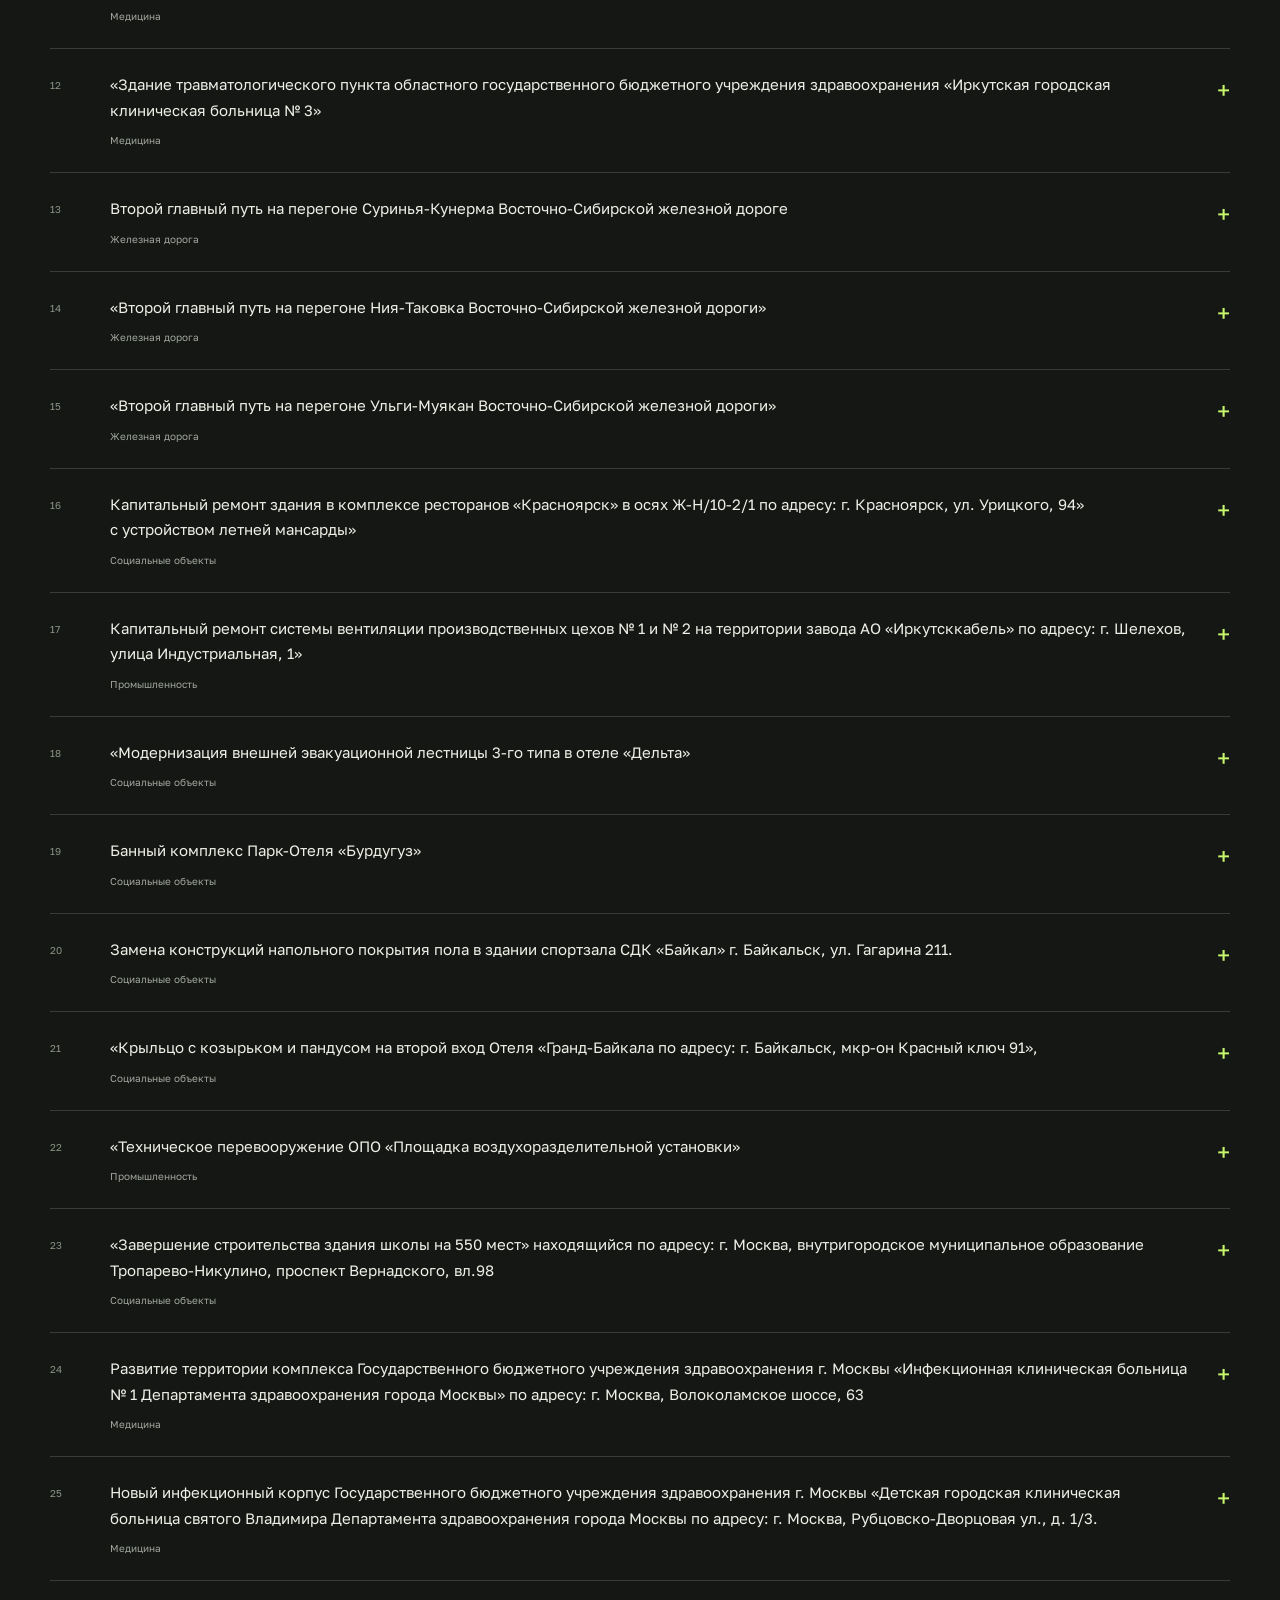
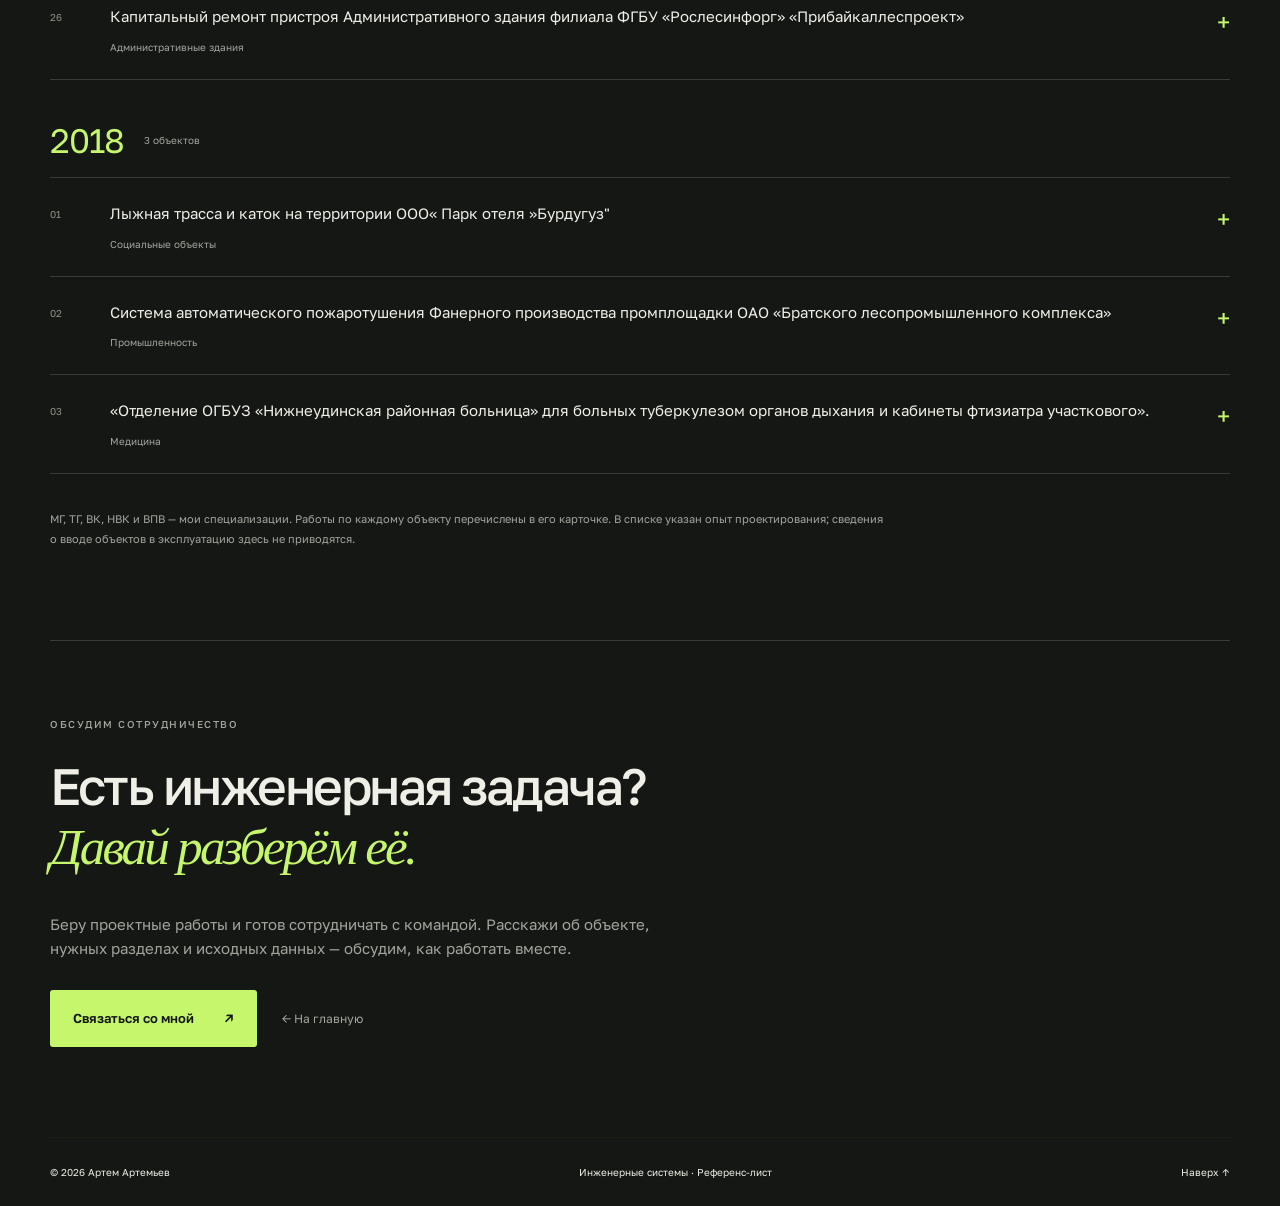
<file: engineering.html>
<!doctype html><html lang="ru"><head>
<!-- Yandex.Metrika counter -->
<script type="text/javascript">
    (function(m,e,t,r,i,k,a){
        m[i]=m[i]||function(){(m[i].a=m[i].a||[]).push(arguments)};
        m[i].l=1*new Date();
        for (var j = 0; j < document.scripts.length; j++) {if (document.scripts[j].src === r) { return; }}
        k=e.createElement(t),a=e.getElementsByTagName(t)[0],k.async=1,k.src=r,a.parentNode.insertBefore(k,a)
    })(window, document,'script','https://mc.yandex.ru/metrika/tag.js?id=113706061', 'ym');

    ym(113706061, 'init', {ssr:true, webvisor:true, trackHash:true, clickmap:true, ecommerce:"dataLayer", referrer: document.referrer, url: location.href, accurateTrackBounce:true, trackLinks:true});
</script>
<!-- /Yandex.Metrika counter -->
  <meta charset="utf-8">
  <meta name="yandex-verification" content="03379ed4613f56b8">
  <meta name="viewport" content="width=device-width,initial-scale=1">
  <meta name="theme-color" content="#141714">
  <title>Инженерные системы — референс-лист Артема Артемьева с 2018 года</title>
  <meta name="description" content="95 объектов проектных работ Артема Артемьева за 2018–2026 годы. МГ, ТГ, ВК, НВК, ВПВ. Годы, названия объектов и состав выполненных работ.">
  <meta property="og:title" content="Референс-лист инженерных объектов — Артем Артемьев">
  <meta property="og:description" content="Более 200 объектов за годы работы. 95 объектов проектных работ в референс-листе с 2018 года.">
  <link rel="icon" href="assets/favicon.svg" type="image/svg+xml">
  <link rel="stylesheet" href="style.css?v=20261031-portfolio">
  <link rel="stylesheet" href="portfolio.css?v=20261031">
  <link rel="stylesheet" href="engineering.css?v=20261031">
  <link rel="canonical" href="https://artem-artemev.ru/engineering.html">
<script src="engineering.js" defer></script>
</head><body class="engineering-page"><noscript><div><img src="https://mc.yandex.ru/watch/113706061" style="position:absolute;left:-9999px" alt=""></div></noscript><a class="skip" href="#main">К содержимому</a>
<header class="header wrap"><a class="brand" href="index.html" aria-label="Артем Артемьев — главная">АА<span>↗</span></a><nav aria-label="Главная навигация"><a href="index.html">Главная</a><a href="engineering.html" aria-current="page">Объекты</a><a href="sites.html">Сайты</a><a href="articles.html">Мои статьи</a><a href="index.html#contact">Контакты ↗</a></nav><span class="location"><i></i> Инженерная практика · С 2018 года</span></header>
<main id="main"><section class="engineering-hero wrap"><div class="section-label">АРТЕМ АРТЕМЬЕВ / ПРОЕКТИРОВАНИЕ / РЕФЕРЕНС-ЛИСТ</div><div class="engineering-hero-grid"><div><h1>Инженерные системы.<br><span class="serif">Опыт в объектах.</span></h1><p class="engineering-intro">Разрабатываю чертежи, работаю главным инженером проекта (ГИПом), сопровождаю проекты в экспертизе. Здесь собраны объекты, над которыми я работал с 2018 года.</p><div class="actions"><a class="button lime" href="#objects">Смотреть все 95 объектов <span>↓</span></a><a class="text-link" href="index.html#contact">Обсудить проект ↗</a></div></div><aside class="engineer-profile"><span class="profile-monogram" aria-hidden="true">АА<span>↗</span></span><strong>Артем Артемьев</strong><p>Проектировщик инженерных систем.<br>Опыт работы главным инженером проекта.</p><div class="profile-register">Включён в реестр НОПРИЗ</div><span class="profile-directions">МГ / ТГ / ВК / НВК / ВПВ</span></aside></div>
<div class="engineering-metrics"><div><strong>200+</strong><span>объектов за годы работы</span></div><div><strong>95</strong><span>объектов в списке с 2018 года</span></div><div><strong>1 105<span>км</span></strong><span>инженерных сетей запроектировано</span></div><div><strong>565<span>тыс. м²</span></strong><span>запроектированная площадь</span></div></div><p class="reference-date">Референс-лист актуален на октябрь 2026 года.</p></section>
<section class="engineering-disciplines wrap" aria-labelledby="disciplines-title"><div class="section-top"><div><div class="section-label">01 / НАПРАВЛЕНИЯ</div><h2 id="disciplines-title">Разделы, которые<br><span class="serif">я разрабатываю.</span></h2></div><p>Для зданий, производств<br>и инженерной инфраструктуры.</p></div><div class="discipline-grid"><article class="discipline-card"><span>МГ</span><h3>Медицинское газоснабжение</h3><p>Системы подачи медицинских газов в учреждениях здравоохранения.</p></article><article class="discipline-card"><span>ТГ</span><h3>Технологическое газоснабжение</h3><p>Системы подачи технологических газов для производственных задач.</p></article><article class="discipline-card"><span>ВК</span><h3>Внутренние системы водоснабжения и канализации</h3><p>Водоснабжение и водоотведение внутри зданий и сооружений.</p></article><article class="discipline-card"><span>НВК</span><h3>Наружные сети водоснабжения и канализации</h3><p>Наружные инженерные сети и линейные объекты.</p></article><article class="discipline-card"><span>ВПВ</span><h3>Внутренний противопожарный водопровод</h3><p>Системы внутреннего противопожарного водоснабжения.</p></article></div></section>
<section class="engineering-experience"><div class="wrap experience-grid"><div><div class="section-label">02 / ПОДХОД И ОПЫТ</div><h2>Вижу проект<br><span class="serif">целиком.</span></h2><p>Прошёл путь от разработки чертежей до работы ГИПом. Сопровождал проекты в региональных экспертизах и Главгосэкспертизе. Разрабатываю технические решения, управляю проектом и работаю с заказчиком.</p><p>Помогаю командам организовать работу и делюсь опытом. Уточняю задачу заказчика и сопровождаю проект от идеи до передачи результата.</p></div><div class="expertise-list"><div><strong>26</strong><span>положительных заключений экспертизы проектной документации</span></div><div><strong>18</strong><span>положительных заключений по проверке достоверности сметной стоимости</span></div><div><strong>15+</strong><span>регионов, где участвовал в экспертизах</span></div></div></div></section>
<section class="engineering-selected wrap"><div class="section-top"><div><div class="section-label">03 / КЛЮЧЕВЫЕ ОБЪЕКТЫ</div><h2>Разный масштаб.<br><span class="serif">Конкретные задачи.</span></h2></div><a class="text-link" href="#objects">Полный референс-лист ↓</a></div><div class="selected-engineering-grid"><a class="selected-object" href="#object-41" data-open-object="41"><div><span>2021 / Медицина</span><span aria-hidden="true">↗</span></div><h3>НМИЦ кардиологии</h3><p>Международный центр хирургии и реабилитации.</p><small>Москва</small></a><a class="selected-object" href="#object-42" data-open-object="42"><div><span>2021 / Промышленность</span><span aria-hidden="true">↗</span></div><h3>Завод термического обезвреживания ТКО</h3><p>Объект мощностью 550 000 тонн ТКО в год.</p><small>Республика Татарстан</small></a><a class="selected-object" href="#object-8" data-open-object="8"><div><span>2019 / Промышленность</span><span aria-hidden="true">↗</span></div><h3>Амурский газоперерабатывающий завод</h3><p>Этап 4. Газоперерабатывающий завод. Фаза 1.</p><small>Амурская область</small></a><a class="selected-object" href="#object-3" data-open-object="3"><div><span>2018 / Медицина</span><span aria-hidden="true">↗</span></div><h3>Нижнеудинская районная больница</h3><p>Отделение для больных туберкулёзом органов дыхания.</p><small>Иркутская область</small></a><a class="selected-object" href="#object-36" data-open-object="36"><div><span>2020 / Промышленность</span><span aria-hidden="true">↗</span></div><h3>Корпус сборки и логистики</h3><p>Строительство корпуса с объектами инфраструктуры.</p><small>Калининград</small></a><a class="selected-object" href="#object-14" data-open-object="14"><div><span>2019 / Железная дорога</span><span aria-hidden="true">↗</span></div><h3>Второй главный путь Ния — Таковка</h3><p>Объект железнодорожной инфраструктуры.</p><small>Восточно-Сибирская железная дорога</small></a></div></section>
<section id="objects" class="reference-catalog wrap" aria-labelledby="catalog-title"><div class="section-label">04 / ПОЛНЫЙ СПИСОК ОБЪЕКТОВ</div><div class="section-top"><h2 id="catalog-title">Референс-лист<br><span class="serif">2018–2026.</span></h2><a href="assets/engineering-reference.csv" download class="reference-download">Скачать список объектов (CSV) ↓</a></div><p class="catalog-intro">В списке указаны названия объектов, годы и выполненные работы. Нажми на название объекта, чтобы открыть подробности.</p><form class="reference-filters" id="reference-filters" role="search"><label class="reference-search"><span>Поиск по объектам</span><input id="object-search" type="search" placeholder="Название, город или вид работ" autocomplete="off"></label><label><span>Год</span><select id="object-year"><option value="all">Все годы</option><option value="2026">2026</option><option value="2025">2025</option><option value="2024">2024</option><option value="2022">2022</option><option value="2021">2021</option><option value="2020">2020</option><option value="2019">2019</option><option value="2018">2018</option></select></label><label><span>Тип объекта</span><select id="object-type"><option value="all">Все типы</option><option value="Социальные объекты">Социальные объекты</option><option value="Промышленность">Промышленность</option><option value="Медицина">Медицина</option><option value="Жильё">Жильё</option><option value="Железная дорога">Железная дорога</option><option value="Административные здания">Административные здания</option><option value="Автодороги">Автодороги</option><option value="Линейные объекты / ТКР">Линейные объекты / ТКР</option></select></label><button type="reset">Сбросить фильтры ↺</button></form><div class="reference-results"><p id="object-status" role="status" aria-live="polite">Показано объектов: 95 из 95</p><span>Нажми на название — откроется состав работ</span></div><div id="object-groups"><section class="object-year-group" aria-labelledby="year-2026"><div class="object-year-heading"><h3 id="year-2026">2026</h3><span>5 объектов</span></div><details class="reference-object" data-year="2026" data-type="Промышленность" id="object-91"><summary><span class="object-number">91</span><span class="object-name">разработка проектной документации на устройство некапитальной конструкции «Водный павильон» с целью реализации мероприятий по созданию кластера креативных индустрий на площадке группы компаний «ВНИИМЕТМАШ» по адресу: г. Москва, Рязанский проспект, д. 8А<small>Промышленность</small></span><span class="object-toggle" aria-hidden="true">+</span></summary><div class="object-scope"><span>Состав работ по референс-листу</span><p>Раздел 5. «Сведения об инженерном оборудовании, о сетях инженерно-технического обеспечения, перечень инженерно-технических мероприятий, содержание технологических решений»</p></div></details>
<details class="reference-object" data-year="2026" data-type="Автодороги" id="object-92"><summary><span class="object-number">92</span><span class="object-name">Реконструкция автомобильных дорог в мкр. Славный города Иркутска<small>Автодороги</small></span><span class="object-toggle" aria-hidden="true">+</span></summary><div class="object-scope"><span>Состав работ по референс-листу</span><p>Раздел 5. «Сведения об инженерном оборудовании, о сетях инженерно-технического обеспечения, перечень инженерно-технических мероприятий, содержание технологических решений»</p></div></details>
<details class="reference-object" data-year="2026" data-type="Жильё" id="object-93"><summary><span class="object-number">93</span><span class="object-name">Жилые дома в р.п. Маркова Иркутского района», 1 очередь строительства<small>Жильё</small></span><span class="object-toggle" aria-hidden="true">+</span></summary><div class="object-scope"><span>Состав работ по референс-листу</span><p>Раздел 5. «Сведения об инженерном оборудовании, о сетях инженерно-технического обеспечения, перечень инженерно-технических мероприятий, содержание технологических решений»</p></div></details>
<details class="reference-object" data-year="2026" data-type="Социальные объекты" id="object-94"><summary><span class="object-number">94</span><span class="object-name">Средняя общеобразовательная школа на 550 мест по адресу: Московская область, Богородский городской округ, г. Ногинск, вблизи микрорайона «Полет»<small>Социальные объекты</small></span><span class="object-toggle" aria-hidden="true">+</span></summary><div class="object-scope"><span>Состав работ по референс-листу</span><p>Раздел 5. «Сведения об инженерном оборудовании, о сетях инженерно-технического обеспечения, перечень инженерно-технических мероприятий, содержание технологических решений»</p></div></details>
<details class="reference-object" data-year="2026" data-type="Социальные объекты" id="object-95"><summary><span class="object-number">95</span><span class="object-name">Некапитальное спортивное сооружение – тренировочная ледовая арена», расположенном по адресу: г. Красноярск, ул. Сосновского – ул. Березина (кадастровый номер земельного участка 24:50:0300307:341).<small>Социальные объекты</small></span><span class="object-toggle" aria-hidden="true">+</span></summary><div class="object-scope"><span>Состав работ по референс-листу</span><p>Раздел 5. «Сведения об инженерном оборудовании, о сетях инженерно-технического обеспечения, перечень инженерно-технических мероприятий, содержание технологических решений»</p></div></details></section>
<section class="object-year-group" aria-labelledby="year-2025"><div class="object-year-heading"><h3 id="year-2025">2025</h3><span>14 объектов</span></div><details class="reference-object" data-year="2025" data-type="Социальные объекты" id="object-77"><summary><span class="object-number">77</span><span class="object-name">Гостиница по адресу: город Иваново, проспект Текстильщиков, 41<small>Социальные объекты</small></span><span class="object-toggle" aria-hidden="true">+</span></summary><div class="object-scope"><span>Состав работ по референс-листу</span><p>Раздел 5. «Сведения об инженерном оборудовании, о сетях инженерно-технического обеспечения, перечень инженерно-технических мероприятий, содержание технологических решений»</p></div></details>
<details class="reference-object" data-year="2025" data-type="Линейные объекты / ТКР" id="object-78"><summary><span class="object-number">78</span><span class="object-name">Реконструкция ливневой канализации в районе перекрестка ул. Ленинградской и ул. Петина».<small>Линейные объекты / ТКР</small></span><span class="object-toggle" aria-hidden="true">+</span></summary><div class="object-scope"><span>Состав работ по референс-листу</span><p>Раздел 5. «Сведения об инженерном оборудовании, о сетях инженерно-технического обеспечения, перечень инженерно-технических мероприятий, содержание технологических решений»</p></div></details>
<details class="reference-object" data-year="2025" data-type="Промышленность" id="object-79"><summary><span class="object-number">79</span><span class="object-name">Модернизация насосных станций пожаротушения<small>Промышленность</small></span><span class="object-toggle" aria-hidden="true">+</span></summary><div class="object-scope"><span>Состав работ по референс-листу</span><p>Раздел 5. «Сведения об инженерном оборудовании, о сетях инженерно-технического обеспечения, перечень инженерно-технических мероприятий, содержание технологических решений»</p></div></details>
<details class="reference-object" data-year="2025" data-type="Промышленность" id="object-80"><summary><span class="object-number">80</span><span class="object-name">Научно-производственный комплекс по адресу:Московская область, г. Дубна, территория ОЭЗ. Научно-производственный комплекс № 1. Капитальный ремонт помещения для организации хранения и подачи технологических газов».<small>Промышленность</small></span><span class="object-toggle" aria-hidden="true">+</span></summary><div class="object-scope"><span>Состав работ по референс-листу</span><p>Раздел 5. «Сведения об инженерном оборудовании, о сетях инженерно-технического обеспечения, перечень инженерно-технических мероприятий, содержание технологических решений»</p></div></details>
<details class="reference-object" data-year="2025" data-type="Промышленность" id="object-81"><summary><span class="object-number">81</span><span class="object-name">рабочая документация на системы водоснабжения и канализации для строительства здания контрольно-пропускного пункта с автомобильными весами и парковкой для служебного транспорта.<small>Промышленность</small></span><span class="object-toggle" aria-hidden="true">+</span></summary><div class="object-scope"><span>Состав работ по референс-листу</span><p>Раздел 5. «Сведения об инженерном оборудовании, о сетях инженерно-технического обеспечения, перечень инженерно-технических мероприятий, содержание технологических решений»</p></div></details>
<details class="reference-object" data-year="2025" data-type="Социальные объекты" id="object-82"><summary><span class="object-number">82</span><span class="object-name">раздела ТКР/НК «Технологические и конструктивные решения линейного объекта. Искусственные сооружения: наружные сети канализации» (в стадии Рабочая документация) по объекту в г. Альметьевск: «Переустройство сетей водоснабжения и канализации в районе улиц Марджани, Ленина»<small>Социальные объекты</small></span><span class="object-toggle" aria-hidden="true">+</span></summary><div class="object-scope"><span>Состав работ по референс-листу</span><p>Раздел 5. «Сведения об инженерном оборудовании, о сетях инженерно-технического обеспечения, перечень инженерно-технических мероприятий, содержание технологических решений»</p></div></details>
<details class="reference-object" data-year="2025" data-type="Социальные объекты" id="object-83"><summary><span class="object-number">83</span><span class="object-name">наружные сети водоснабжения и канализации» по объекту ПАО «Татнефть»: «Реконструкция котельной установки на ул. Марджани»<small>Социальные объекты</small></span><span class="object-toggle" aria-hidden="true">+</span></summary><div class="object-scope"><span>Состав работ по референс-листу</span><p>Раздел 5. «Сведения об инженерном оборудовании, о сетях инженерно-технического обеспечения, перечень инженерно-технических мероприятий, содержание технологических решений»</p></div></details>
<details class="reference-object" data-year="2025" data-type="Медицина" id="object-84"><summary><span class="object-number">84</span><span class="object-name">Перепланировка и техническое переворужение существующего нежилого здания по адресу: Тверская область, г. Тверь, ул. Дмитрия Донского, д.<small>Медицина</small></span><span class="object-toggle" aria-hidden="true">+</span></summary><div class="object-scope"><span>Состав работ по референс-листу</span><p>Раздел 5. «Сведения об инженерном оборудовании, о сетях инженерно-технического обеспечения, перечень инженерно-технических мероприятий, содержание технологических решений»</p></div></details>
<details class="reference-object" data-year="2025" data-type="Социальные объекты" id="object-85"><summary><span class="object-number">85</span><span class="object-name">Создание светодинамического фонтана в чаше под ракетой-носителем «Восток»<small>Социальные объекты</small></span><span class="object-toggle" aria-hidden="true">+</span></summary><div class="object-scope"><span>Состав работ по референс-листу</span><p>Раздел 5. «Сведения об инженерном оборудовании, о сетях инженерно-технического обеспечения, перечень инженерно-технических мероприятий, содержание технологических решений»</p></div></details>
<details class="reference-object" data-year="2025" data-type="Жильё" id="object-86"><summary><span class="object-number">86</span><span class="object-name">Многоквартирный жилой дом по ул. Никитина, земельный участок с кадастровым номером 69:40:0100275:2851, со встроенными нежилыми помещениями и подземным паркингом в г.Твери.<small>Жильё</small></span><span class="object-toggle" aria-hidden="true">+</span></summary><div class="object-scope"><span>Состав работ по референс-листу</span><p>Раздел 5. «Сведения об инженерном оборудовании, о сетях инженерно-технического обеспечения, перечень инженерно-технических мероприятий, содержание технологических решений»</p></div></details>
<details class="reference-object" data-year="2025" data-type="Медицина" id="object-87"><summary><span class="object-number">87</span><span class="object-name">Стоматология по адресу: Камчатский край, г. Елизово, ул. Ленина, д. 17.<small>Медицина</small></span><span class="object-toggle" aria-hidden="true">+</span></summary><div class="object-scope"><span>Состав работ по референс-листу</span><p>Раздел 5. «Сведения об инженерном оборудовании, о сетях инженерно-технического обеспечения, перечень инженерно-технических мероприятий, содержание технологических решений»</p></div></details>
<details class="reference-object" data-year="2025" data-type="Автодороги" id="object-88"><summary><span class="object-number">88</span><span class="object-name">Реконструкция автомобильной дороги по ул. Круговая на участке от ул. Западная до строящейся общеобразовательной школы в микрорайоне Николов Посад р.п. Маркова Иркутского района Иркутской области<small>Автодороги</small></span><span class="object-toggle" aria-hidden="true">+</span></summary><div class="object-scope"><span>Состав работ по референс-листу</span><p>Раздел 5. «Сведения об инженерном оборудовании, о сетях инженерно-технического обеспечения, перечень инженерно-технических мероприятий, содержание технологических решений»</p></div></details>
<details class="reference-object" data-year="2025" data-type="Медицина" id="object-89"><summary><span class="object-number">89</span><span class="object-name">Ремонт 6-го этажа здания по адресу: г. Москва, Каширское шоссе, дом 23, корпус 1А<small>Медицина</small></span><span class="object-toggle" aria-hidden="true">+</span></summary><div class="object-scope"><span>Состав работ по референс-листу</span><p>Раздел 5. «Сведения об инженерном оборудовании, о сетях инженерно-технического обеспечения, перечень инженерно-технических мероприятий, содержание технологических решений»</p></div></details>
<details class="reference-object" data-year="2025" data-type="Медицина" id="object-90"><summary><span class="object-number">90</span><span class="object-name">Выполнение работ по разработке проектной документации на выборочный капитальный ремонт здания ФГБУ «НМИЦ онкологии им. Н.Н. Блохина» Минздрава России по адресу: г. Москва, Каширское шоссе, дом 23 стр. 2 (зона А-3, 4-й этаж)»<small>Медицина</small></span><span class="object-toggle" aria-hidden="true">+</span></summary><div class="object-scope"><span>Состав работ по референс-листу</span><p>Раздел 5. «Сведения об инженерном оборудовании, о сетях инженерно-технического обеспечения, перечень инженерно-технических мероприятий, содержание технологических решений»</p></div></details></section>
<section class="object-year-group" aria-labelledby="year-2024"><div class="object-year-heading"><h3 id="year-2024">2024</h3><span>6 объектов</span></div><details class="reference-object" data-year="2024" data-type="Жильё" id="object-71"><summary><span class="object-number">71</span><span class="object-name">Газоснабжение индивидуального жилого дома по адресу:Иркутская область, Иркутский район, ДПК «Ангарский берег»,участок 41<small>Жильё</small></span><span class="object-toggle" aria-hidden="true">+</span></summary><div class="object-scope"><span>Состав работ по референс-листу</span><p>Раздел 5. «Сведения об инженерном оборудовании, о сетях инженерно-технического обеспечения, перечень инженерно-технических мероприятий, содержание технологических решений»</p></div></details>
<details class="reference-object" data-year="2024" data-type="Жильё" id="object-72"><summary><span class="object-number">72</span><span class="object-name">Проект водопровода и канализации. Сети водоснабжения и водоотведения по адресу: РФ, РМЭ, г. Йошкар-Ола, Экополис “СВОИ”<small>Жильё</small></span><span class="object-toggle" aria-hidden="true">+</span></summary><div class="object-scope"><span>Состав работ по референс-листу</span><p>Раздел 5. «Сведения об инженерном оборудовании, о сетях инженерно-технического обеспечения, перечень инженерно-технических мероприятий, содержание технологических решений»</p></div></details>
<details class="reference-object" data-year="2024" data-type="Жильё" id="object-73"><summary><span class="object-number">73</span><span class="object-name">Жилые дома с инженерными сетями и благоустройством территории (со сносом жилых зданий по адресам: ул. Черное Озеро, д.7, корп.3; ул. Черное Озеро, д.7, корп.2; ул. Черное Озеро, д.7, корп.1) по адресу: город Москва, район Косино-Ухтомский, ул. Черное Озеро, з/у 7» (Восточный административный округ)<small>Жильё</small></span><span class="object-toggle" aria-hidden="true">+</span></summary><div class="object-scope"><span>Состав работ по референс-листу</span><p>Раздел 5. «Сведения об инженерном оборудовании, о сетях инженерно-технического обеспечения, перечень инженерно-технических мероприятий, содержание технологических решений»</p></div></details>
<details class="reference-object" data-year="2024" data-type="Социальные объекты" id="object-74"><summary><span class="object-number">74</span><span class="object-name">Комплексное обустройство Городского парка культуры и отдыха им. Ю.А. Гагарина<small>Социальные объекты</small></span><span class="object-toggle" aria-hidden="true">+</span></summary><div class="object-scope"><span>Состав работ по референс-листу</span><p>Раздел 5. «Сведения об инженерном оборудовании, о сетях инженерно-технического обеспечения, перечень инженерно-технических мероприятий, содержание технологических решений»</p></div></details>
<details class="reference-object" data-year="2024" data-type="Промышленность" id="object-75"><summary><span class="object-number">75</span><span class="object-name">«Капитальный ремонт здания производственного корпуса № 8 цеха защитных покрытий (инв. № 8А/11/8; кадастровый номер 52:18:0020070:190), по адресу: г. Нижний Новгород, Сормовское шоссе, 21».<small>Промышленность</small></span><span class="object-toggle" aria-hidden="true">+</span></summary><div class="object-scope"><span>Состав работ по референс-листу</span><p>Раздел 5. «Сведения об инженерном оборудовании, о сетях инженерно-технического обеспечения, перечень инженерно-технических мероприятий, содержание технологических решений»</p></div></details>
<details class="reference-object" data-year="2024" data-type="Линейные объекты / ТКР" id="object-76"><summary><span class="object-number">76</span><span class="object-name">разработка раздела проектной документации (ТКР) по объекту «Разработка проектной документации на строительство сети ливневой (дождевой) канализации в г. Кохма»<small>Линейные объекты / ТКР</small></span><span class="object-toggle" aria-hidden="true">+</span></summary><div class="object-scope"><span>Состав работ по референс-листу</span><p>Раздел 5. «Сведения об инженерном оборудовании, о сетях инженерно-технического обеспечения, перечень инженерно-технических мероприятий, содержание технологических решений»</p></div></details></section>
<section class="object-year-group" aria-labelledby="year-2022"><div class="object-year-heading"><h3 id="year-2022">2022</h3><span>17 объектов</span></div><details class="reference-object" data-year="2022" data-type="Социальные объекты" id="object-54"><summary><span class="object-number">54</span><span class="object-name">«Учебно-методический центр подготовки граждан к военной службе и военно-патриотического воспитания Амурской области «Авангард»<small>Социальные объекты</small></span><span class="object-toggle" aria-hidden="true">+</span></summary><div class="object-scope"><span>Состав работ по референс-листу</span><p>Раздел 5. «Сведения об инженерном оборудовании, о сетях инженерно-технического обеспечения, перечень инженерно-технических мероприятий, содержание технологических решений»</p></div></details>
<details class="reference-object" data-year="2022" data-type="Медицина" id="object-55"><summary><span class="object-number">55</span><span class="object-name">Разработка сметной документации по объекту ГБУЗС «Городская больница № 1» г. Севастополь<small>Медицина</small></span><span class="object-toggle" aria-hidden="true">+</span></summary><div class="object-scope"><span>Состав работ по референс-листу</span><p>Раздел 11 «Смета на строительство объектов капитального строительства»</p></div></details>
<details class="reference-object" data-year="2022" data-type="Медицина" id="object-56"><summary><span class="object-number">56</span><span class="object-name">Разработка сметной документации по объекту ГБУЗС «Городская больница № 9» г. Севастополь<small>Медицина</small></span><span class="object-toggle" aria-hidden="true">+</span></summary><div class="object-scope"><span>Состав работ по референс-листу</span><p>Раздел 11 «Смета на строительство объектов капитального строительства»</p></div></details>
<details class="reference-object" data-year="2022" data-type="Медицина" id="object-57"><summary><span class="object-number">57</span><span class="object-name">«Деловой комплекс, Корпус «В» – здание с крытой, отапливаемой аркадой, объединяющей корпуса «Б», «В», «Г», «Е» в единый Деловой комплекс, подлежащее строительству и входящее в состав Административно-торгового комплекса по адресу: г. Москва, пересечение Кутузовского проспекта и улицы Кульнева (ЗАО г. Москвы<small>Медицина</small></span><span class="object-toggle" aria-hidden="true">+</span></summary><div class="object-scope"><span>Состав работ по референс-листу</span><p>Раздел 5. «Сведения об инженерном оборудовании, о сетях инженерно-технического обеспечения, перечень инженерно-технических мероприятий, содержание технологических решений»</p></div></details>
<details class="reference-object" data-year="2022" data-type="Промышленность" id="object-58"><summary><span class="object-number">58</span><span class="object-name">разработку рабочей документации фундаменты под оборудование «KRAFTER» в цехе лесопиления на объекте ООО «Лесная инвестиционная компания» Цех лесопиления, расположенный по адресу: Иркутская область, р.п. Куйтун, ул. Партизанская д.90<small>Промышленность</small></span><span class="object-toggle" aria-hidden="true">+</span></summary><div class="object-scope"><span>Состав работ по референс-листу</span><p>Раздел 4. «Конструктивные и объемно-планировочные решения» Раздел 11 «Смета на строительство объектов капитального строительства»</p></div></details>
<details class="reference-object" data-year="2022" data-type="Медицина" id="object-59"><summary><span class="object-number">59</span><span class="object-name">«Реконструкция здания стационара государственного бюджетного учреждения здравоохранения Республики Карелия «Больница скорой медицинской помощи»<small>Медицина</small></span><span class="object-toggle" aria-hidden="true">+</span></summary><div class="object-scope"><span>Состав работ по референс-листу</span><p>Раздел 5. «Сведения об инженерном оборудовании, о сетях инженерно-технического обеспечения, перечень инженерно-технических мероприятий, содержание технологических решений»</p></div></details>
<details class="reference-object" data-year="2022" data-type="Административные здания" id="object-60"><summary><span class="object-number">60</span><span class="object-name">Замена лифта в офисном здании (далее- «Документация») по адресу: г. Иркутск, ул. 5 Армии 29»<small>Административные здания</small></span><span class="object-toggle" aria-hidden="true">+</span></summary><div class="object-scope"><span>Состав работ по референс-листу</span><p>Раздел 5. «Сведения об инженерном оборудовании, о сетях инженерно-технического обеспечения, перечень инженерно-технических мероприятий, содержание технологических решений»</p></div></details>
<details class="reference-object" data-year="2022" data-type="Медицина" id="object-61"><summary><span class="object-number">61</span><span class="object-name">«Капитальный ремонт части здания областного государственного автономного учреждения здравоохранения «Братский перинатальный центр» по адресу: Иркутская область, г. Братск, ж/р Центральный ул. Рябикова, д. 2»<small>Медицина</small></span><span class="object-toggle" aria-hidden="true">+</span></summary><div class="object-scope"><span>Состав работ по референс-листу</span><p>Раздел 5. «Сведения об инженерном оборудовании, о сетях инженерно-технического обеспечения, перечень инженерно-технических мероприятий, содержание технологических решений»</p></div></details>
<details class="reference-object" data-year="2022" data-type="Медицина" id="object-62"><summary><span class="object-number">62</span><span class="object-name">Модернизация системы медицинского газоснабжения (система кислородоснабжения) КГБУЗ «Минусинская МБ» по адресу: г. Минусинск, ул. Ботаническая, д. 2 «а<small>Медицина</small></span><span class="object-toggle" aria-hidden="true">+</span></summary><div class="object-scope"><span>Состав работ по референс-листу</span><p>Раздел 5. «Сведения об инженерном оборудовании, о сетях инженерно-технического обеспечения, перечень инженерно-технических мероприятий, содержание технологических решений»</p></div></details>
<details class="reference-object" data-year="2022" data-type="Медицина" id="object-63"><summary><span class="object-number">63</span><span class="object-name">Капитальный ремонт системы газоснабжения для БУЗ УР «Можгинская РБ МЗ УР по адресу: Удмуртская республика, г. Можга, ул. Сюгаильская, д. 19<small>Медицина</small></span><span class="object-toggle" aria-hidden="true">+</span></summary><div class="object-scope"><span>Состав работ по референс-листу</span><p>Раздел 5. «Сведения об инженерном оборудовании, о сетях инженерно-технического обеспечения, перечень инженерно-технических мероприятий, содержание технологических решений»</p></div></details>
<details class="reference-object" data-year="2022" data-type="Медицина" id="object-64"><summary><span class="object-number">64</span><span class="object-name">Модернизация системы медицинского газоснабжения (система кислородоснабжения) БУЗ УР «ГКБ № 6 МЗ УР» по адресу: Удмуртская Республика, г. Ижевск, ул. Ленина, д.81<small>Медицина</small></span><span class="object-toggle" aria-hidden="true">+</span></summary><div class="object-scope"><span>Состав работ по референс-листу</span><p>Раздел 5. «Сведения об инженерном оборудовании, о сетях инженерно-технического обеспечения, перечень инженерно-технических мероприятий, содержание технологических решений»</p></div></details>
<details class="reference-object" data-year="2022" data-type="Медицина" id="object-65"><summary><span class="object-number">65</span><span class="object-name">Модернизация системы медицинского газоснабжения (система кислородоснабжения) БУЗ УР «ГКБ № 2 МЗ УР» по адресу: Удмуртская республика, г. Ижевск, Пушкинская ул., д.219<small>Медицина</small></span><span class="object-toggle" aria-hidden="true">+</span></summary><div class="object-scope"><span>Состав работ по референс-листу</span><p>Раздел 5. «Сведения об инженерном оборудовании, о сетях инженерно-технического обеспечения, перечень инженерно-технических мероприятий, содержание технологических решений»</p></div></details>
<details class="reference-object" data-year="2022" data-type="Медицина" id="object-66"><summary><span class="object-number">66</span><span class="object-name">Модернизация системы медицинского газоснабжения (система кислородоснабжения) БУЗ УР «Завьяловская РБ МЗ УР» по адресу: Удмуртская республика, с. Завьялово, ул. Гольянская., 1<small>Медицина</small></span><span class="object-toggle" aria-hidden="true">+</span></summary><div class="object-scope"><span>Состав работ по референс-листу</span><p>Раздел 5. «Сведения об инженерном оборудовании, о сетях инженерно-технического обеспечения, перечень инженерно-технических мероприятий, содержание технологических решений»</p></div></details>
<details class="reference-object" data-year="2022" data-type="Медицина" id="object-67"><summary><span class="object-number">67</span><span class="object-name">Модернизация системы медицинского газоснабжения (система кислородоснабжения) БУЗ УР «Сарапульская ГБ МЗ УР» по адресу: Удмуртская республика, г. Сарапул, ул. Молодежная 7<small>Медицина</small></span><span class="object-toggle" aria-hidden="true">+</span></summary><div class="object-scope"><span>Состав работ по референс-листу</span><p>Раздел 5. «Сведения об инженерном оборудовании, о сетях инженерно-технического обеспечения, перечень инженерно-технических мероприятий, содержание технологических решений»</p></div></details>
<details class="reference-object" data-year="2022" data-type="Медицина" id="object-68"><summary><span class="object-number">68</span><span class="object-name">Модернизация системы медицинского газоснабжения (система кислородоснабжения) БУЗ УР «Глазовская МБ МЗ УР» по адресу: Удмуртская республика, г. Глазов ул. Кирова 27<small>Медицина</small></span><span class="object-toggle" aria-hidden="true">+</span></summary><div class="object-scope"><span>Состав работ по референс-листу</span><p>Раздел 5. «Сведения об инженерном оборудовании, о сетях инженерно-технического обеспечения, перечень инженерно-технических мероприятий, содержание технологических решений»</p></div></details>
<details class="reference-object" data-year="2022" data-type="Промышленность" id="object-69"><summary><span class="object-number">69</span><span class="object-name">«Система автономного газоснабжения зерносушильного комплекса Алтай-17 в с. Тыргетуй Аларского района Иркутской области.»<small>Промышленность</small></span><span class="object-toggle" aria-hidden="true">+</span></summary><div class="object-scope"><span>Состав работ по референс-листу</span><p>Раздел 5. «Сведения об инженерном оборудовании, о сетях инженерно-технического обеспечения, перечень инженерно-технических мероприятий, содержание технологических решений»</p></div></details>
<details class="reference-object" data-year="2022" data-type="Промышленность" id="object-70"><summary><span class="object-number">70</span><span class="object-name">«Система автономного газоснабжения зерносушильного комплекса Алтай-17 в пос. Ангарский Аларского района Иркутской области» д<small>Промышленность</small></span><span class="object-toggle" aria-hidden="true">+</span></summary><div class="object-scope"><span>Состав работ по референс-листу</span><p>Раздел 5. «Сведения об инженерном оборудовании, о сетях инженерно-технического обеспечения, перечень инженерно-технических мероприятий, содержание технологических решений»</p></div></details></section>
<section class="object-year-group" aria-labelledby="year-2021"><div class="object-year-heading"><h3 id="year-2021">2021</h3><span>13 объекта</span></div><details class="reference-object" data-year="2021" data-type="Медицина" id="object-41"><summary><span class="object-number">41</span><span class="object-name">«Международный центр хирургии и реабилитации «ФГБУ «НМИЦ кардиологии» Минздрава России» по адресу: г. Москва, 3-я Черепковская ул., владение 15а<small>Медицина</small></span><span class="object-toggle" aria-hidden="true">+</span></summary><div class="object-scope"><span>Состав работ по референс-листу</span><p>Раздел 5. «Сведения об инженерном оборудовании, о сетях инженерно-технического обеспечения, перечень инженерно-технических мероприятий, содержание технологических решений»</p></div></details>
<details class="reference-object" data-year="2021" data-type="Промышленность" id="object-42"><summary><span class="object-number">42</span><span class="object-name">Завод по термическому обезвреживанию твердых коммунальных отходов мощностью 550 000 тонн ТКО в год (Россия, Республика Татарстан)»<small>Промышленность</small></span><span class="object-toggle" aria-hidden="true">+</span></summary><div class="object-scope"><span>Состав работ по референс-листу</span><p>Раздел 3 «Архитектурные решения»</p></div></details>
<details class="reference-object" data-year="2021" data-type="Социальные объекты" id="object-43"><summary><span class="object-number">43</span><span class="object-name">Капитальный ремонт здания учебного корпуса ГБПОУ «Иркутский аграрный техникум» (замена оконных заполнений), расположенное по адресу: Иркутская область, г. Иркутск, ул. Ярославского, 211<small>Социальные объекты</small></span><span class="object-toggle" aria-hidden="true">+</span></summary><div class="object-scope"><span>Состав работ по референс-листу</span><p>Раздел 3 «Архитектурные решения» Раздел 11 «Смета на строительство объектов капитального строительства»</p></div></details>
<details class="reference-object" data-year="2021" data-type="Социальные объекты" id="object-44"><summary><span class="object-number">44</span><span class="object-name">Капитальный ремонт здания общежития ГБПОУ «Иркутский аграрный техникум» (замена оконных заполнений), расположенного по адресу: Иркутская область, г. Иркутск, ул. Ярославского, 213<small>Социальные объекты</small></span><span class="object-toggle" aria-hidden="true">+</span></summary><div class="object-scope"><span>Состав работ по референс-листу</span><p>Раздел 3 «Архитектурные решения» Раздел 11 «Смета на строительство объектов капитального строительства»</p></div></details>
<details class="reference-object" data-year="2021" data-type="Социальные объекты" id="object-45"><summary><span class="object-number">45</span><span class="object-name">Капитальный ремонт здания общежития ГБПОУ «Иркутский аграрный техникум» (замена оконных заполнений), расположенного по адресу: Иркутская область, г. Иркутск, ул. Ярославского, 217<small>Социальные объекты</small></span><span class="object-toggle" aria-hidden="true">+</span></summary><div class="object-scope"><span>Состав работ по референс-листу</span><p>Раздел 3 «Архитектурные решения» Раздел 11 «Смета на строительство объектов капитального строительства»</p></div></details>
<details class="reference-object" data-year="2021" data-type="Социальные объекты" id="object-46"><summary><span class="object-number">46</span><span class="object-name">Капитальный ремонт кровли здания учебного корпуса ГБПОУ «Иркутский аграрный техникум», расположенное по адресу: Иркутская область ,г. Иркутск, ул. Ярославского, 211<small>Социальные объекты</small></span><span class="object-toggle" aria-hidden="true">+</span></summary><div class="object-scope"><span>Состав работ по референс-листу</span><p>Раздел 3 «Архитектурные решения» Раздел 11 «Смета на строительство объектов капитального строительства»</p></div></details>
<details class="reference-object" data-year="2021" data-type="Социальные объекты" id="object-47"><summary><span class="object-number">47</span><span class="object-name">Капитальный ремонт кровли здания общежития ГБПОУ «Иркутский аграрный техникум», расположенное по адресу: Иркутская область ,г. Иркутск, ул. Ярославского, 213<small>Социальные объекты</small></span><span class="object-toggle" aria-hidden="true">+</span></summary><div class="object-scope"><span>Состав работ по референс-листу</span><p>Раздел 3 «Архитектурные решения» Раздел 11 «Смета на строительство объектов капитального строительства»</p></div></details>
<details class="reference-object" data-year="2021" data-type="Медицина" id="object-48"><summary><span class="object-number">48</span><span class="object-name">«Деловой комплекс, Корпус «В» – здание с крытой, отапливаемой аркадой, объединяющей корпуса «Б», «В», «Г», «Е» в единый Деловой комплекс, подлежащее строительству и входящее в состав Административно-торгового комплекса по адресу: г. Москва, пересечение Кутузовского проспекта и улицы Кульнева (ЗАО г. Москвы)<small>Медицина</small></span><span class="object-toggle" aria-hidden="true">+</span></summary><div class="object-scope"><span>Состав работ по референс-листу</span><p>Раздел 5. «Сведения об инженерном оборудовании, о сетях инженерно-технического обеспечения, перечень инженерно-технических мероприятий, содержание технологических решений»</p></div></details>
<details class="reference-object" data-year="2021" data-type="Промышленность" id="object-49"><summary><span class="object-number">49</span><span class="object-name">Цех лесопиления на объекте ООО «Лесная инвестиционная компания» Цех лесопиления, расположенный по адресу: Иркутская область, р.п. Куйтун, ул. Партизанская д.90<small>Промышленность</small></span><span class="object-toggle" aria-hidden="true">+</span></summary><div class="object-scope"><span>Состав работ по референс-листу</span><p>Все разделы проектно-сметной документации, согласно постановлению от 16 февраля 2008 года № 87 «О составе разделов проектной документации и требованиях к их содержанию»</p></div></details>
<details class="reference-object" data-year="2021" data-type="Медицина" id="object-50"><summary><span class="object-number">50</span><span class="object-name">«Модернизация системы кислородоснабжения в ГБУЗ «ВОКБ № 3» по адресу: г. Волгоград, Циолковского, 1»<small>Медицина</small></span><span class="object-toggle" aria-hidden="true">+</span></summary><div class="object-scope"><span>Состав работ по референс-листу</span><p>Все разделы проектно-сметной документации, согласно постановлению от 16 февраля 2008 года № 87 «О составе разделов проектной документации и требованиях к их содержанию»</p></div></details>
<details class="reference-object" data-year="2021" data-type="Медицина" id="object-51"><summary><span class="object-number">51</span><span class="object-name">Модернизация системы кислородоснабжения в ГУЗ «Больница № 16» по адресу: 400080, Волгоградская область, г. Волгоград, Пятиморская ул., д.7<small>Медицина</small></span><span class="object-toggle" aria-hidden="true">+</span></summary><div class="object-scope"><span>Состав работ по референс-листу</span><p>Все разделы проектно-сметной документации, согласно постановлению от 16 февраля 2008 года № 87 «О составе разделов проектной документации и требованиях к их содержанию»</p></div></details>
<details class="reference-object" data-year="2021" data-type="Административные здания" id="object-52"><summary><span class="object-number">52</span><span class="object-name">Разработка проектной и рабочей документации по замене двух лифтов в офисном здании по адресу: г. Иркутск, ул. Степана Разина 6»<small>Административные здания</small></span><span class="object-toggle" aria-hidden="true">+</span></summary><div class="object-scope"><span>Состав работ по референс-листу</span><p>Все разделы проектно-сметной документации, согласно постановлению от 16 февраля 2008 года № 87 «О составе разделов проектной документации и требованиях к их содержанию»</p></div></details>
<details class="reference-object" data-year="2021" data-type="Социальные объекты" id="object-53"><summary><span class="object-number">53</span><span class="object-name">«Средняя общеобразовательная школа на 1050 мест в микрорайоне «Алгаир-2» с. Майма, Майминского района, Республики Алтай»<small>Социальные объекты</small></span><span class="object-toggle" aria-hidden="true">+</span></summary><div class="object-scope"><span>Состав работ по референс-листу</span><p>Раздел 5. «Сведения об инженерном оборудовании, о сетях инженерно-технического обеспечения, перечень инженерно-технических мероприятий, содержание технологических решений»</p></div></details></section>
<section class="object-year-group" aria-labelledby="year-2020"><div class="object-year-heading"><h3 id="year-2020">2020</h3><span>14 объектов</span></div><details class="reference-object" data-year="2020" data-type="Социальные объекты" id="object-27"><summary><span class="object-number">27</span><span class="object-name">Ремонтно-реставрационные работы здания ГБУДО г. Москвы «ДМШ им. Н.А. Алексеева» по адресу: г. Москва, ул. Николоямская, д. 42<small>Социальные объекты</small></span><span class="object-toggle" aria-hidden="true">+</span></summary><div class="object-scope"><span>Состав работ по референс-листу</span><p>Раздел 4. «Конструктивные и объемно-планировочные решения»</p></div></details>
<details class="reference-object" data-year="2020" data-type="Социальные объекты" id="object-28"><summary><span class="object-number">28</span><span class="object-name">Капитальный ремонт здания объекта культурного наследия, по адресу: г.Москва, 2-й Боткинский проезд, д.5, корп. 10<small>Социальные объекты</small></span><span class="object-toggle" aria-hidden="true">+</span></summary><div class="object-scope"><span>Состав работ по референс-листу</span><p>Раздел 5. «Сведения об инженерном оборудовании, о сетях инженерно-технического обеспечения, перечень инженерно-технических мероприятий, содержание технологических решений»</p></div></details>
<details class="reference-object" data-year="2020" data-type="Медицина" id="object-29"><summary><span class="object-number">29</span><span class="object-name">Разработка проектной и рабочей документации на капитальный ремонт здания объекта культурного наследия, по адресу: г.Москва, 2-й Боткинский проезд, д.5, стр.8<small>Медицина</small></span><span class="object-toggle" aria-hidden="true">+</span></summary><div class="object-scope"><span>Состав работ по референс-листу</span><p>Раздел 5. «Сведения об инженерном оборудовании, о сетях инженерно-технического обеспечения, перечень инженерно-технических мероприятий, содержание технологических решений»</p></div></details>
<details class="reference-object" data-year="2020" data-type="Медицина" id="object-30"><summary><span class="object-number">30</span><span class="object-name">Разработка проектной и рабочей документации на капитальный ремонт здания ГБУК г. Москвы «КЦ »Москворечье&quot; по адресу: г. Москва, Каширское шоссе, д. 52<small>Медицина</small></span><span class="object-toggle" aria-hidden="true">+</span></summary><div class="object-scope"><span>Состав работ по референс-листу</span><p>Раздел 5. «Сведения об инженерном оборудовании, о сетях инженерно-технического обеспечения, перечень инженерно-технических мероприятий, содержание технологических решений»</p></div></details>
<details class="reference-object" data-year="2020" data-type="Социальные объекты" id="object-31"><summary><span class="object-number">31</span><span class="object-name">Загородный учебно-оздоровительный комплекс «Солнечный» - филиал РАНХиГС по адресу: Московская область, Солнечногорский район, городское поселение Поварово, дачный поселок Поварово, ул. 8 Марта, участок № 22. Реконструкция административного корпуса, корпусов №№ 4,5,6,7,13,14, медицинского корпуса, клуба-столовой, благоустройство территории»<small>Социальные объекты</small></span><span class="object-toggle" aria-hidden="true">+</span></summary><div class="object-scope"><span>Состав работ по референс-листу</span><p>Раздел 5. «Сведения об инженерном оборудовании, о сетях инженерно-технического обеспечения, перечень инженерно-технических мероприятий, содержание технологических решений»</p></div></details>
<details class="reference-object" data-year="2020" data-type="Автодороги" id="object-32"><summary><span class="object-number">32</span><span class="object-name">Капитальный ремонт ул. Ленина в с. Тангуй, Братского района, Иркутской области&quot;<small>Автодороги</small></span><span class="object-toggle" aria-hidden="true">+</span></summary><div class="object-scope"><span>Состав работ по референс-листу</span><p>Все разделы проектно-сметной документации, согласно постановлению от 16 февраля 2008 года № 87 «О составе разделов проектной документации и требованиях к их содержанию»</p></div></details>
<details class="reference-object" data-year="2020" data-type="Автодороги" id="object-33"><summary><span class="object-number">33</span><span class="object-name">Капитальный ремонт ул. Мира в с. Александровка, Братского района, Иркутской области&quot;<small>Автодороги</small></span><span class="object-toggle" aria-hidden="true">+</span></summary><div class="object-scope"><span>Состав работ по референс-листу</span><p>Все разделы проектно-сметной документации, согласно постановлению от 16 февраля 2008 года № 87 «О составе разделов проектной документации и требованиях к их содержанию»</p></div></details>
<details class="reference-object" data-year="2020" data-type="Автодороги" id="object-34"><summary><span class="object-number">34</span><span class="object-name">Реконструкция автомобильной дороги Тайшет-Чуна-Братск на участке км 220+000 - км 244+690 в Братском районе Иркутской области»<small>Автодороги</small></span><span class="object-toggle" aria-hidden="true">+</span></summary><div class="object-scope"><span>Состав работ по референс-листу</span><p>Все разделы проектно-сметной документации, согласно постановлению от 16 февраля 2008 года № 87 «О составе разделов проектной документации и требованиях к их содержанию»</p></div></details>
<details class="reference-object" data-year="2020" data-type="Социальные объекты" id="object-35"><summary><span class="object-number">35</span><span class="object-name">«Инфекционный корпус на территории ГБУЗ «ДГКБ св. Владимира ДЗМ по адресу: ул. Рубцовско-Дворцовая, д. 1/3 (со сносом объекта по адресу: Рубцовско-Дворцовая ул. д.1/3 корп.4; корп. 15) (проектирование и строительство)».<small>Социальные объекты</small></span><span class="object-toggle" aria-hidden="true">+</span></summary><div class="object-scope"><span>Состав работ по референс-листу</span><p>Раздел 5. «Сведения об инженерном оборудовании, о сетях инженерно-технического обеспечения, перечень инженерно-технических мероприятий, содержание технологических решений»</p></div></details>
<details class="reference-object" data-year="2020" data-type="Промышленность" id="object-36"><summary><span class="object-number">36</span><span class="object-name">«Строительство корпуса сборки и логистики с устройством объектов инфраструктуры» по адресу: г. Калининград, ул. Магнитогорская, д.4<small>Промышленность</small></span><span class="object-toggle" aria-hidden="true">+</span></summary><div class="object-scope"><span>Состав работ по референс-листу</span><p>Все разделы проектно-сметной документации, согласно постановлению от 16 февраля 2008 года № 87 «О составе разделов проектной документации и требованиях к их содержанию»</p></div></details>
<details class="reference-object" data-year="2020" data-type="Промышленность" id="object-37"><summary><span class="object-number">37</span><span class="object-name">«Разработка проектной документации на реконструкцию водозаборных сооружений с устройством водоочистного комплекса в п. Толстый Мыс»<small>Промышленность</small></span><span class="object-toggle" aria-hidden="true">+</span></summary><div class="object-scope"><span>Состав работ по референс-листу</span><p>Все разделы проектно-сметной документации, согласно постановлению от 16 февраля 2008 года № 87 «О составе разделов проектной документации и требованиях к их содержанию»</p></div></details>
<details class="reference-object" data-year="2020" data-type="Социальные объекты" id="object-38"><summary><span class="object-number">38</span><span class="object-name">«Строительство Починковской швейной фабрики, Смоленская область, Починковский район, гор. Починок, пер.Ленина д.3»<small>Социальные объекты</small></span><span class="object-toggle" aria-hidden="true">+</span></summary><div class="object-scope"><span>Состав работ по референс-листу</span><p>Раздел 5. «Сведения об инженерном оборудовании, о сетях инженерно-технического обеспечения, перечень инженерно-технических мероприятий, содержание технологических решений»</p></div></details>
<details class="reference-object" data-year="2020" data-type="Промышленность" id="object-39"><summary><span class="object-number">39</span><span class="object-name">«Оснащение системой дымоудаления производственных цехов № 1 и № 2 на территории завода АО «Иркутсккабель» по адресу: г. Шелехов, улица Индустриальная, 1<small>Промышленность</small></span><span class="object-toggle" aria-hidden="true">+</span></summary><div class="object-scope"><span>Состав работ по референс-листу</span><p>Раздел 5. «Сведения об инженерном оборудовании, о сетях инженерно-технического обеспечения, перечень инженерно-технических мероприятий, содержание технологических решений»</p></div></details>
<details class="reference-object" data-year="2020" data-type="Медицина" id="object-40"><summary><span class="object-number">40</span><span class="object-name">КГБУЗ «Октябрьская ЦРБ» расположенная по адресу: Приморский край, Октябрьский район, с. Покровка, ул. Красноармейская, 9»<small>Медицина</small></span><span class="object-toggle" aria-hidden="true">+</span></summary><div class="object-scope"><span>Состав работ по референс-листу</span><p>Раздел 5. «Сведения об инженерном оборудовании, о сетях инженерно-технического обеспечения, перечень инженерно-технических мероприятий, содержание технологических решений»</p></div></details></section>
<section class="object-year-group" aria-labelledby="year-2019"><div class="object-year-heading"><h3 id="year-2019">2019</h3><span>23 объекта</span></div><details class="reference-object" data-year="2019" data-type="Медицина" id="object-4"><summary><span class="object-number">04</span><span class="object-name">Капитальный ремонт детского инфекционного корпуса ГБУЗ «ГКБ им. М.П. Кончаловского ДЗМ» по адресу: г. Москва, г. Зеленоград, ул. Каштановая аллея, д. 2, стр. 4»<small>Медицина</small></span><span class="object-toggle" aria-hidden="true">+</span></summary><div class="object-scope"><span>Состав работ по референс-листу</span><p>Раздел 4. «Конструктивные и объемно-планировочные решения» Раздел 5. «Сведения об инженерном оборудовании, о сетях инженерно-технического обеспечения, перечень инженерно-технических мероприятий, содержание технологических решений» Раздел 9. «Мероприятия по обеспечению пожарной безопасности»</p></div></details>
<details class="reference-object" data-year="2019" data-type="Социальные объекты" id="object-5"><summary><span class="object-number">05</span><span class="object-name">Техническое обследование внутренней системы противопожарного водопровода Муниципального бюджетного учреждения культуры г.Иркутска «Иркутский городской театр народной драмы» по адресу: г. Иркутск, ул. Мухиной 13а<small>Социальные объекты</small></span><span class="object-toggle" aria-hidden="true">+</span></summary><div class="object-scope"><span>Состав работ по референс-листу</span><p>Визуальное обследование, составление технического задания, разработка сметы ПИР, защита сметы у распорядителя бюджетных средств.</p></div></details>
<details class="reference-object" data-year="2019" data-type="Социальные объекты" id="object-6"><summary><span class="object-number">06</span><span class="object-name">Георгиевские бани<small>Социальные объекты</small></span><span class="object-toggle" aria-hidden="true">+</span></summary><div class="object-scope"><span>Состав работ по референс-листу</span><p>Исполнительная документация</p></div></details>
<details class="reference-object" data-year="2019" data-type="Жильё" id="object-7"><summary><span class="object-number">07</span><span class="object-name">Электроснабжение земельного участка<small>Жильё</small></span><span class="object-toggle" aria-hidden="true">+</span></summary><div class="object-scope"><span>Состав работ по референс-листу</span><p>Раздел 5. «Сведения об инженерном оборудовании, о сетях инженерно-технического обеспечения, перечень инженерно-технических мероприятий, содержание технологических решений»</p></div></details>
<details class="reference-object" data-year="2019" data-type="Промышленность" id="object-8"><summary><span class="object-number">08</span><span class="object-name">Амурский газоперерабатывающий завод. Этап 4. Газоперерабатывающий завод. Фаза 1<small>Промышленность</small></span><span class="object-toggle" aria-hidden="true">+</span></summary><div class="object-scope"><span>Состав работ по референс-листу</span><p>Раздел 4. «Конструктивные и объемно-планировочные решения»</p></div></details>
<details class="reference-object" data-year="2019" data-type="Медицина" id="object-9"><summary><span class="object-number">09</span><span class="object-name">Детская поликлиника ОГАУЗ «ИГКБ № 10» на бульваре Рябикова, 31 Свердловского района г. Иркутска с мощностью 500 посещений в смену<small>Медицина</small></span><span class="object-toggle" aria-hidden="true">+</span></summary><div class="object-scope"><span>Состав работ по референс-листу</span><p>Раздел 5. «Сведения об инженерном оборудовании, о сетях инженерно-технического обеспечения, перечень инженерно-технических мероприятий, содержание технологических решений»</p></div></details>
<details class="reference-object" data-year="2019" data-type="Промышленность" id="object-10"><summary><span class="object-number">10</span><span class="object-name">Реконструкция Большереченского рыбоводного завода, с. Большая речка Кабанского района Республики Бурятия<small>Промышленность</small></span><span class="object-toggle" aria-hidden="true">+</span></summary><div class="object-scope"><span>Состав работ по референс-листу</span><p>Раздел 5. «Сведения об инженерном оборудовании, о сетях инженерно-технического обеспечения, перечень инженерно-технических мероприятий, содержание технологических решений»</p></div></details>
<details class="reference-object" data-year="2019" data-type="Медицина" id="object-11"><summary><span class="object-number">11</span><span class="object-name">Лечебный корпус № 3 ОГКУЗ «Иркутская областная психиатрическая больница № 2» в д. Сосновый Бор<small>Медицина</small></span><span class="object-toggle" aria-hidden="true">+</span></summary><div class="object-scope"><span>Состав работ по референс-листу</span><p>Раздел 5. «Сведения об инженерном оборудовании, о сетях инженерно-технического обеспечения, перечень инженерно-технических мероприятий, содержание технологических решений»</p></div></details>
<details class="reference-object" data-year="2019" data-type="Медицина" id="object-12"><summary><span class="object-number">12</span><span class="object-name">«Здание травматологического пункта областного государственного бюджетного учреждения здравоохранения «Иркутская городская клиническая больница № 3»<small>Медицина</small></span><span class="object-toggle" aria-hidden="true">+</span></summary><div class="object-scope"><span>Состав работ по референс-листу</span><p>Раздел 5. «Сведения об инженерном оборудовании, о сетях инженерно-технического обеспечения, перечень инженерно-технических мероприятий, содержание технологических решений» Раздел 11 «Смета на строительство объектов капитального строительства»</p></div></details>
<details class="reference-object" data-year="2019" data-type="Железная дорога" id="object-13"><summary><span class="object-number">13</span><span class="object-name">Второй главный путь на перегоне Суринья-Кунерма Восточно-Сибирской железной дороге<small>Железная дорога</small></span><span class="object-toggle" aria-hidden="true">+</span></summary><div class="object-scope"><span>Состав работ по референс-листу</span><p>Раздел 5. «Сведения об инженерном оборудовании, о сетях инженерно-технического обеспечения, перечень инженерно-технических мероприятий, содержание технологических решений»</p></div></details>
<details class="reference-object" data-year="2019" data-type="Железная дорога" id="object-14"><summary><span class="object-number">14</span><span class="object-name">«Второй главный путь на перегоне Ния-Таковка Восточно-Сибирской железной дороги»<small>Железная дорога</small></span><span class="object-toggle" aria-hidden="true">+</span></summary><div class="object-scope"><span>Состав работ по референс-листу</span><p>Раздел 5. «Сведения об инженерном оборудовании, о сетях инженерно-технического обеспечения, перечень инженерно-технических мероприятий, содержание технологических решений»</p></div></details>
<details class="reference-object" data-year="2019" data-type="Железная дорога" id="object-15"><summary><span class="object-number">15</span><span class="object-name">«Второй главный путь на перегоне Ульги-Муякан Восточно-Сибирской железной дороги»<small>Железная дорога</small></span><span class="object-toggle" aria-hidden="true">+</span></summary><div class="object-scope"><span>Состав работ по референс-листу</span><p>Раздел 5. «Сведения об инженерном оборудовании, о сетях инженерно-технического обеспечения, перечень инженерно-технических мероприятий, содержание технологических решений»</p></div></details>
<details class="reference-object" data-year="2019" data-type="Социальные объекты" id="object-16"><summary><span class="object-number">16</span><span class="object-name">Капитальный ремонт здания в комплексе ресторанов «Красноярск» в осях Ж-Н/10-2/1 по адресу: г. Красноярск, ул. Урицкого, 94» с устройством летней мансарды»<small>Социальные объекты</small></span><span class="object-toggle" aria-hidden="true">+</span></summary><div class="object-scope"><span>Состав работ по референс-листу</span><p>Все разделы проектно-сметной документации, согласно постановлению от 16 февраля 2008 года № 87 «О составе разделов проектной документации и требованиях к их содержанию»</p></div></details>
<details class="reference-object" data-year="2019" data-type="Промышленность" id="object-17"><summary><span class="object-number">17</span><span class="object-name">Капитальный ремонт системы вентиляции производственных цехов № 1 и № 2 на территории завода АО «Иркутсккабель» по адресу: г. Шелехов, улица Индустриальная, 1»<small>Промышленность</small></span><span class="object-toggle" aria-hidden="true">+</span></summary><div class="object-scope"><span>Состав работ по референс-листу</span><p>Раздел 5. «Сведения об инженерном оборудовании, о сетях инженерно-технического обеспечения, перечень инженерно-технических мероприятий, содержание технологических решений»</p></div></details>
<details class="reference-object" data-year="2019" data-type="Социальные объекты" id="object-18"><summary><span class="object-number">18</span><span class="object-name">«Модернизация внешней эвакуационной лестницы 3-го типа в отеле «Дельта»<small>Социальные объекты</small></span><span class="object-toggle" aria-hidden="true">+</span></summary><div class="object-scope"><span>Состав работ по референс-листу</span><p>Раздел 4. «Конструктивные и объемно-планировочные решения»</p></div></details>
<details class="reference-object" data-year="2019" data-type="Социальные объекты" id="object-19"><summary><span class="object-number">19</span><span class="object-name">Банный комплекс Парк-Отеля «Бурдугуз»<small>Социальные объекты</small></span><span class="object-toggle" aria-hidden="true">+</span></summary><div class="object-scope"><span>Состав работ по референс-листу</span><p>Раздел 5. «Сведения об инженерном оборудовании, о сетях инженерно-технического обеспечения, перечень инженерно-технических мероприятий, содержание технологических решений»</p></div></details>
<details class="reference-object" data-year="2019" data-type="Социальные объекты" id="object-20"><summary><span class="object-number">20</span><span class="object-name">Замена конструкций напольного покрытия пола в здании спортзала СДК «Байкал» г. Байкальск, ул. Гагарина 211.<small>Социальные объекты</small></span><span class="object-toggle" aria-hidden="true">+</span></summary><div class="object-scope"><span>Состав работ по референс-листу</span><p>Раздел 4. «Конструктивные и объемно-планировочные решения» Раздел 11 «Смета на строительство объектов капитального строительства»</p></div></details>
<details class="reference-object" data-year="2019" data-type="Социальные объекты" id="object-21"><summary><span class="object-number">21</span><span class="object-name">«Крыльцо с козырьком и пандусом на второй вход Отеля «Гранд-Байкала по адресу: г. Байкальск, мкр-он Красный ключ 91»,<small>Социальные объекты</small></span><span class="object-toggle" aria-hidden="true">+</span></summary><div class="object-scope"><span>Состав работ по референс-листу</span><p>Раздел 4. «Конструктивные и объемно-планировочные решения» Раздел 11 «Смета на строительство объектов капитального строительства»</p></div></details>
<details class="reference-object" data-year="2019" data-type="Промышленность" id="object-22"><summary><span class="object-number">22</span><span class="object-name">«Техническое перевооружение ОПО «Площадка воздухоразделительной установки»<small>Промышленность</small></span><span class="object-toggle" aria-hidden="true">+</span></summary><div class="object-scope"><span>Состав работ по референс-листу</span><p>Раздел 5. «Сведения об инженерном оборудовании, о сетях инженерно-технического обеспечения, перечень инженерно-технических мероприятий, содержание технологических решений» Раздел 6. «Проект организации строительства» Раздел 11 «Смета на строительство объектов капитального строительства»</p></div></details>
<details class="reference-object" data-year="2019" data-type="Социальные объекты" id="object-23"><summary><span class="object-number">23</span><span class="object-name">«Завершение строительства здания школы на 550 мест» находящийся по адресу: г. Москва, внутригородское муниципальное образование Тропарево-Никулино, проспект Вернадского, вл.98<small>Социальные объекты</small></span><span class="object-toggle" aria-hidden="true">+</span></summary><div class="object-scope"><span>Состав работ по референс-листу</span><p>Раздел 5. «Сведения об инженерном оборудовании, о сетях инженерно-технического обеспечения, перечень инженерно-технических мероприятий, содержание технологических решений»</p></div></details>
<details class="reference-object" data-year="2019" data-type="Медицина" id="object-24"><summary><span class="object-number">24</span><span class="object-name">Развитие территории комплекса Государственного бюджетного учреждения здравоохранения г. Москвы «Инфекционная клиническая больница № 1 Департамента здравоохранения города Москвы» по адресу: г. Москва, Волоколамское шоссе, 63<small>Медицина</small></span><span class="object-toggle" aria-hidden="true">+</span></summary><div class="object-scope"><span>Состав работ по референс-листу</span><p>Медицинское газоснабжение</p></div></details>
<details class="reference-object" data-year="2019" data-type="Медицина" id="object-25"><summary><span class="object-number">25</span><span class="object-name">Новый инфекционный корпус Государственного бюджетного учреждения здравоохранения г. Москвы «Детская городская клиническая больница святого Владимира Департамента здравоохранения города Москвы по адресу: г. Москва, Рубцовско-Дворцовая ул., д. 1/3.<small>Медицина</small></span><span class="object-toggle" aria-hidden="true">+</span></summary><div class="object-scope"><span>Состав работ по референс-листу</span><p>Медицинское газоснабжение</p></div></details>
<details class="reference-object" data-year="2019" data-type="Административные здания" id="object-26"><summary><span class="object-number">26</span><span class="object-name">Капитальный ремонт пристроя Административного здания филиала ФГБУ «Рослесинфорг» «Прибайкаллеспроект»<small>Административные здания</small></span><span class="object-toggle" aria-hidden="true">+</span></summary><div class="object-scope"><span>Состав работ по референс-листу</span><p>Раздел 11 «Смета на строительство объектов капитального строительства» Сопровождение в экспертизе достоверности определения сметной стоимости</p></div></details></section>
<section class="object-year-group" aria-labelledby="year-2018"><div class="object-year-heading"><h3 id="year-2018">2018</h3><span>3 объектов</span></div><details class="reference-object" data-year="2018" data-type="Социальные объекты" id="object-1"><summary><span class="object-number">01</span><span class="object-name">Лыжная трасса и каток на территории ООО« Парк отеля »Бурдугуз&quot;<small>Социальные объекты</small></span><span class="object-toggle" aria-hidden="true">+</span></summary><div class="object-scope"><span>Состав работ по референс-листу</span><p>Раздел 4. «Конструктивные и объемно-планировочные решения» Раздел 5. «Сведения об инженерном оборудовании, о сетях инженерно-технического обеспечения, перечень инженерно-технических мероприятий, содержание технологических решений» Раздел 11 «Смета на строительство объектов капитального строительства»</p></div></details>
<details class="reference-object" data-year="2018" data-type="Промышленность" id="object-2"><summary><span class="object-number">02</span><span class="object-name">Система автоматического пожаротушения Фанерного производства промплощадки ОАО «Братского лесопромышленного комплекса»<small>Промышленность</small></span><span class="object-toggle" aria-hidden="true">+</span></summary><div class="object-scope"><span>Состав работ по референс-листу</span><p>Раздел 5. «Сведения об инженерном оборудовании, о сетях инженерно-технического обеспечения, перечень инженерно-технических мероприятий, содержание технологических решений»</p></div></details>
<details class="reference-object" data-year="2018" data-type="Медицина" id="object-3"><summary><span class="object-number">03</span><span class="object-name">«Отделение ОГБУЗ «Нижнеудинская районная больница» для больных туберкулезом органов дыхания и кабинеты фтизиатра участкового».<small>Медицина</small></span><span class="object-toggle" aria-hidden="true">+</span></summary><div class="object-scope"><span>Состав работ по референс-листу</span><p>Все разделы проектно-сметной документации, согласно постановлению от 16 февраля 2008 года № 87 «О составе разделов проектной документации и требованиях к их содержанию»</p></div></details></section></div><div id="object-empty" hidden><h3>Объектов не найдено</h3><p>Попробуй другое название или сбрось фильтры.</p></div><p class="reference-scope-note">МГ, ТГ, ВК, НВК и ВПВ — мои специализации. Работы по каждому объекту перечислены в его карточке. В списке указан опыт проектирования; сведения о вводе объектов в эксплуатацию здесь не приводятся.</p></section>
<section class="engineering-cta wrap"><div class="section-label">ОБСУДИМ СОТРУДНИЧЕСТВО</div><h2>Есть инженерная задача?<br><span class="serif">Давай разберём её.</span></h2><p>Беру проектные работы и готов сотрудничать с командой. Расскажи об объекте, нужных разделах и исходных данных — обсудим, как работать вместе.</p><a class="button lime" href="index.html#contact">Связаться со мной <span>↗</span></a><a class="engineering-home-link" href="index.html">← На главную</a></section></main><footer class="wrap"><span>© <span id="year">2026</span> Артем Артемьев</span><span>Инженерные системы · Референс-лист</span><a href="#main">Наверх ↑</a></footer></body></html>
</file>
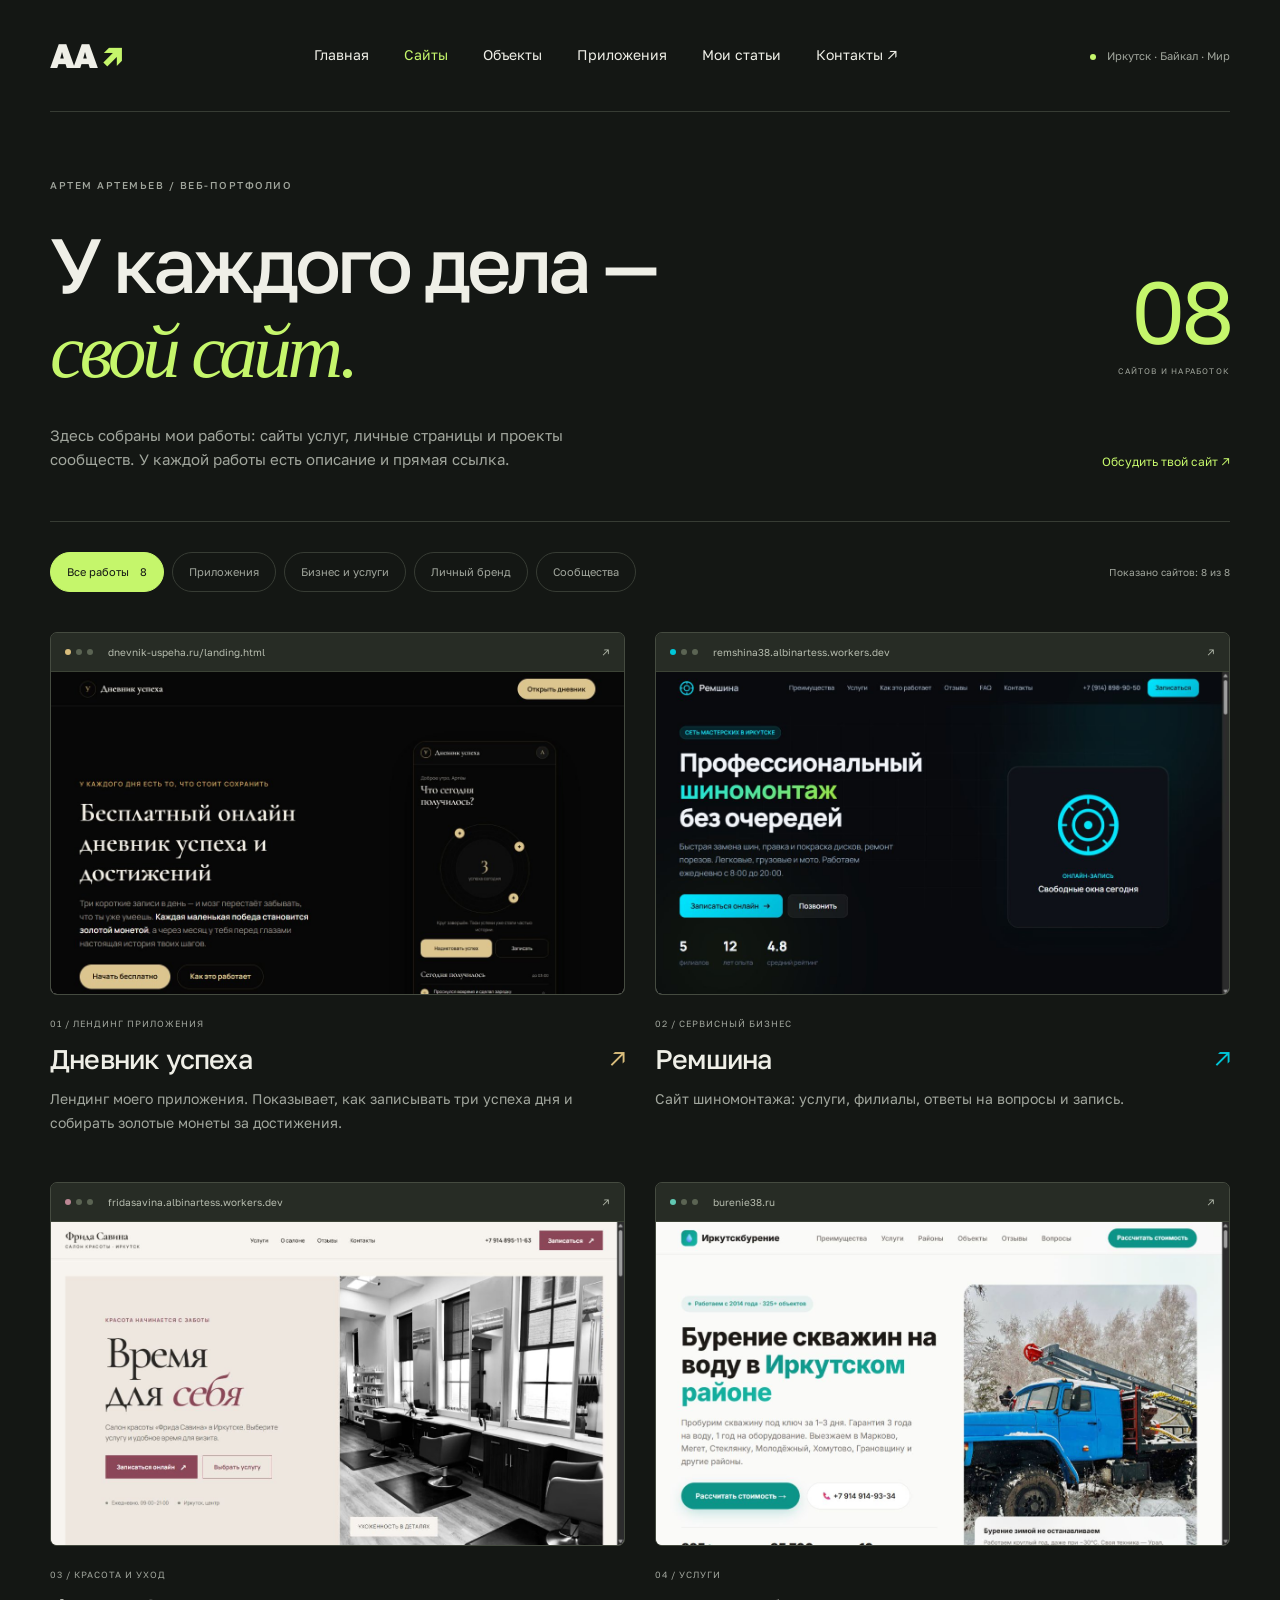
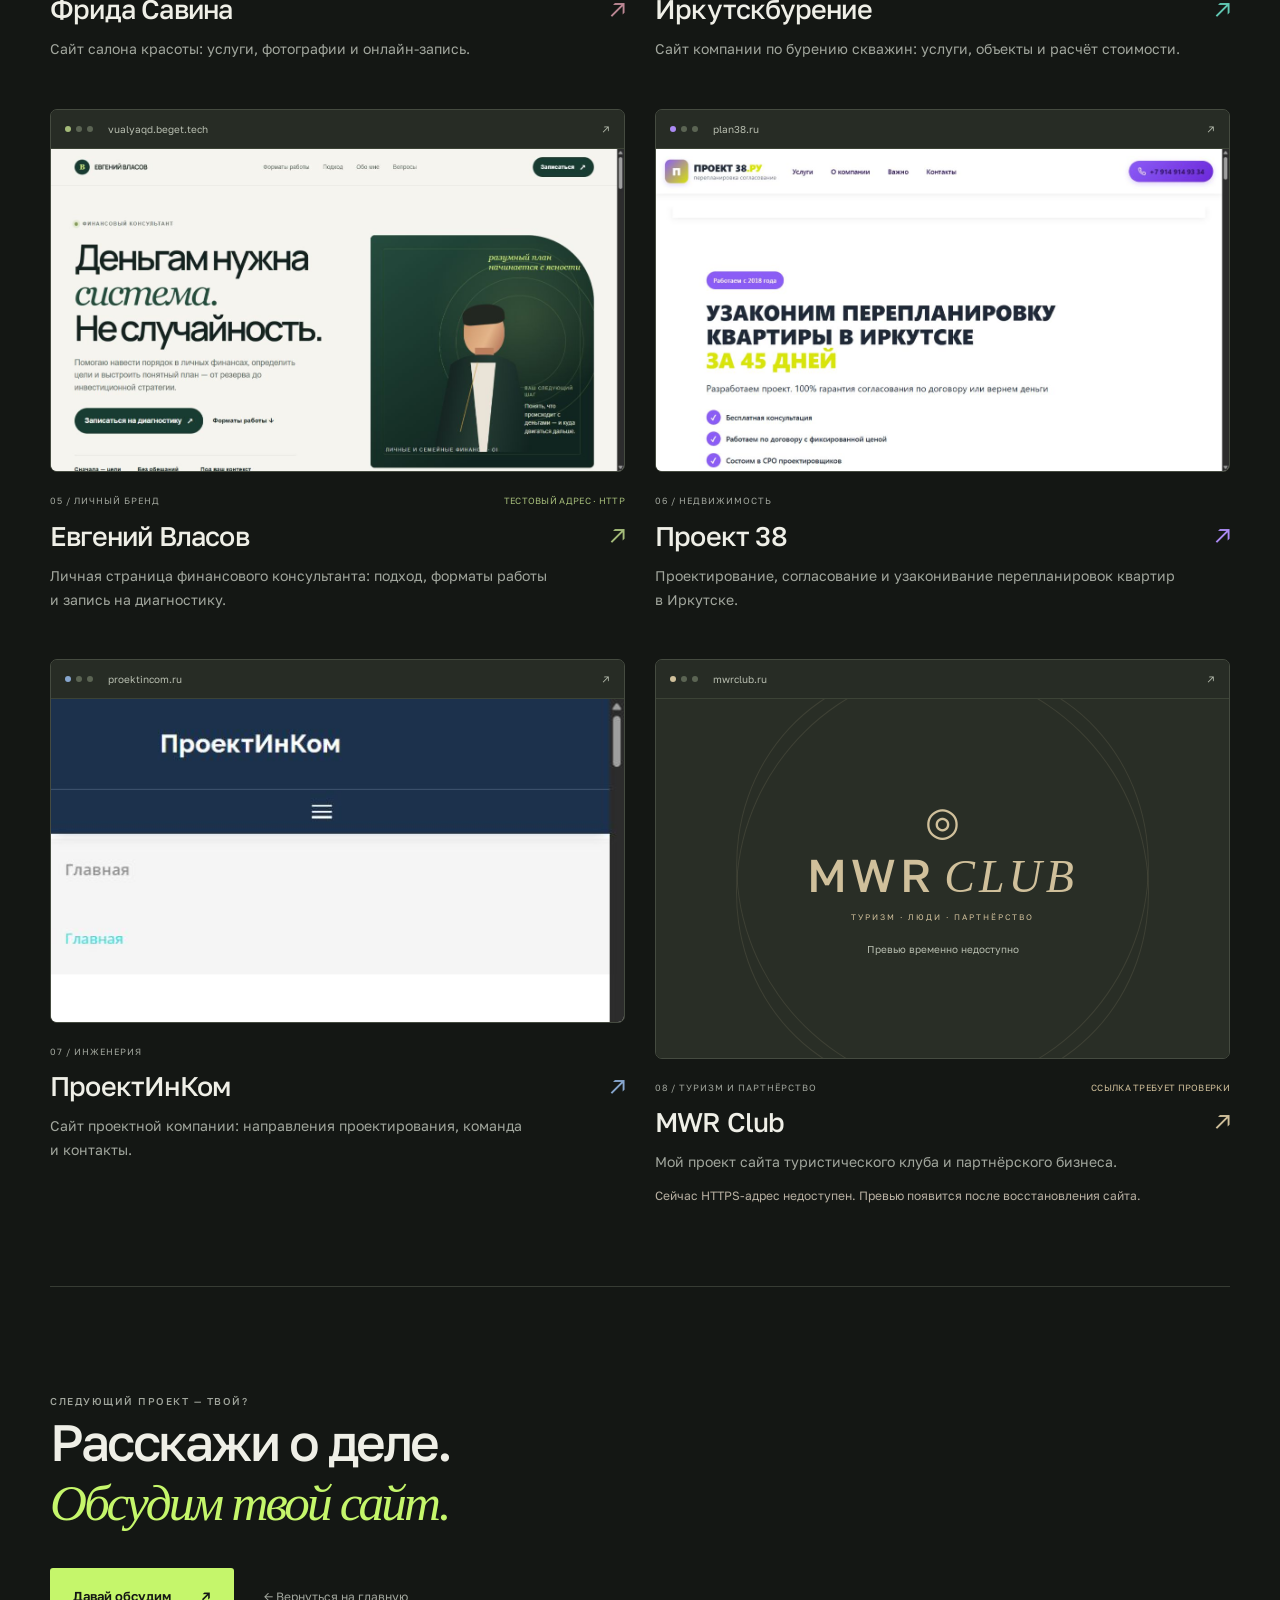
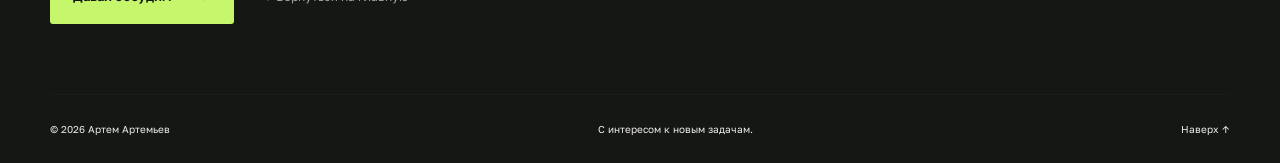
<file: sites.html>
<!doctype html>
<html lang="ru">
<head>
<!-- Yandex.Metrika counter -->
<script type="text/javascript">
    (function(m,e,t,r,i,k,a){
        m[i]=m[i]||function(){(m[i].a=m[i].a||[]).push(arguments)};
        m[i].l=1*new Date();
        for (var j = 0; j < document.scripts.length; j++) {if (document.scripts[j].src === r) { return; }}
        k=e.createElement(t),a=e.getElementsByTagName(t)[0],k.async=1,k.src=r,a.parentNode.insertBefore(k,a)
    })(window, document,'script','https://mc.yandex.ru/metrika/tag.js?id=113706061', 'ym');

    ym(113706061, 'init', {ssr:true, webvisor:true, trackHash:true, clickmap:true, ecommerce:"dataLayer", referrer: document.referrer, url: location.href, accurateTrackBounce:true, trackLinks:true});
</script>
<!-- /Yandex.Metrika counter -->
  <meta charset="utf-8">
  <meta name="yandex-verification" content="03379ed4613f56b8">
  <meta name="viewport" content="width=device-width,initial-scale=1">
  <meta name="theme-color" content="#141714">
  <title>Мои сайты и наработки — Артем Артемьев</title>
  <meta name="description" content="Веб-портфолио Артема Артемьева: восемь сайтов для бизнеса, личных проектов и сообществ. Превью и прямые ссылки.">
  <meta property="og:title" content="Веб-портфолио — Артем Артемьев">
  <meta property="og:description" content="Мои сайты и наработки: превью, описание и прямые ссылки.">
  <link rel="icon" href="assets/favicon.svg" type="image/svg+xml">
  <link rel="stylesheet" href="style.css?v=20261031-portfolio">
  <link rel="stylesheet" href="portfolio.css?v=20261031">
  <link rel="canonical" href="https://artem-artemev.ru/sites.html">
<link rel="stylesheet" href="engineering.css?v=20261031">
<script src="sites.js" defer></script>
</head>
<body class="portfolio-page">
<noscript><div><img src="https://mc.yandex.ru/watch/113706061" style="position:absolute;left:-9999px" alt=""></div></noscript>
<a class="skip" href="#main">К содержимому</a>
<header class="header wrap"><a class="brand" href="index.html" aria-label="Артем Артемьев — главная">АА<span>↗</span></a><nav aria-label="Главная навигация"><a href="index.html">Главная</a><a href="sites.html" aria-current="page">Сайты</a><a href="engineering.html">Объекты</a><a href="index.html#projects">Приложения</a><a href="articles.html">Мои статьи</a><a href="index.html#contact">Контакты ↗</a></nav><span class="location"><i></i> Иркутск · Байкал · Мир</span></header>
<main id="main" class="wrap"><section class="portfolio-hero"><div class="section-label">АРТЕМ АРТЕМЬЕВ / ВЕБ-ПОРТФОЛИО</div><div class="portfolio-heading"><h1>У каждого дела —<br><span class="serif">свой сайт.</span></h1><span class="portfolio-count" aria-label="8 проектов">08<span>САЙТОВ И НАРАБОТОК</span></span></div><div class="portfolio-lead"><p>Здесь собраны мои работы: сайты услуг, личные страницы и проекты сообществ. У каждой работы есть описание и прямая ссылка.</p><a href="index.html#contact">Обсудить твой сайт ↗</a></div></section>
<section class="portfolio-catalog" aria-label="Сайты и наработки"><div class="portfolio-toolbar"><div class="site-filters" role="group" aria-label="Фильтр проектов"><button type="button" data-filter="all" aria-pressed="true">Все работы <span>8</span></button><button type="button" data-filter="app" aria-pressed="false">Приложения</button><button type="button" data-filter="services" aria-pressed="false">Бизнес и услуги</button><button type="button" data-filter="personal" aria-pressed="false">Личный бренд</button><button type="button" data-filter="platform" aria-pressed="false">Сообщества</button></div><p id="filter-status" role="status" aria-live="polite">Показано сайтов: 8 из 8</p></div><div class="sites-grid portfolio-grid"><article class="site-card" data-kind="app" style="--site-accent:#d9bd7c">
 <a class="site-preview" href="https://dnevnik-uspeha.ru/landing.html" target="_blank" rel="noopener noreferrer" aria-label="Открыть сайт Дневник успеха">
 <div class="browser-strip"><span class="browser-dots" aria-hidden="true"><i></i><i></i><i></i></span><span class="browser-address">dnevnik-uspeha.ru/landing.html</span><span aria-hidden="true">↗</span></div>
 <div class="site-shot"><img src="assets/sites/diary-landing.jpg" alt="Первый экран сайта Дневник успеха" width="1200" height="680" loading="lazy"></div>
 <span class="preview-open">Открыть сайт ↗</span></a>
 <div class="site-meta"><span>01 / Лендинг приложения</span></div>
 <h3><a href="https://dnevnik-uspeha.ru/landing.html" target="_blank" rel="noopener noreferrer">Дневник успеха<span aria-hidden="true">↗</span></a></h3><p>Лендинг моего приложения. Показывает, как записывать три успеха дня и собирать золотые монеты за достижения.</p>
 </article>
<article class="site-card" data-kind="services" style="--site-accent:#00c7d9">
 <a class="site-preview" href="https://remshina38.albinartess.workers.dev/" target="_blank" rel="noopener noreferrer" aria-label="Открыть сайт Ремшина">
 <div class="browser-strip"><span class="browser-dots" aria-hidden="true"><i></i><i></i><i></i></span><span class="browser-address">remshina38.albinartess.workers.dev</span><span aria-hidden="true">↗</span></div>
 <div class="site-shot"><img src="assets/sites/remshina.png" alt="Первый экран сайта Ремшина" width="1200" height="680" loading="lazy"></div>
 <span class="preview-open">Открыть сайт ↗</span></a>
 <div class="site-meta"><span>02 / Сервисный бизнес</span></div>
 <h3><a href="https://remshina38.albinartess.workers.dev/" target="_blank" rel="noopener noreferrer">Ремшина<span aria-hidden="true">↗</span></a></h3><p>Сайт шиномонтажа: услуги, филиалы, ответы на вопросы и запись.</p>
 </article>
<article class="site-card" data-kind="services" style="--site-accent:#bc8794">
 <a class="site-preview" href="https://fridasavina.albinartess.workers.dev/" target="_blank" rel="noopener noreferrer" aria-label="Открыть сайт Фрида Савина">
 <div class="browser-strip"><span class="browser-dots" aria-hidden="true"><i></i><i></i><i></i></span><span class="browser-address">fridasavina.albinartess.workers.dev</span><span aria-hidden="true">↗</span></div>
 <div class="site-shot"><img src="assets/sites/frida.png" alt="Первый экран сайта Фрида Савина" width="1200" height="680" loading="lazy"></div>
 <span class="preview-open">Открыть сайт ↗</span></a>
 <div class="site-meta"><span>03 / Красота и уход</span></div>
 <h3><a href="https://fridasavina.albinartess.workers.dev/" target="_blank" rel="noopener noreferrer">Фрида Савина<span aria-hidden="true">↗</span></a></h3><p>Сайт салона красоты: услуги, фотографии и онлайн-запись.</p>
 </article>
<article class="site-card" data-kind="services" style="--site-accent:#61c8b3">
 <a class="site-preview" href="https://burenie38.ru/" target="_blank" rel="noopener noreferrer" aria-label="Открыть сайт Иркутскбурение">
 <div class="browser-strip"><span class="browser-dots" aria-hidden="true"><i></i><i></i><i></i></span><span class="browser-address">burenie38.ru</span><span aria-hidden="true">↗</span></div>
 <div class="site-shot"><img src="assets/sites/burenie.png" alt="Первый экран сайта Иркутскбурение" width="1200" height="680" loading="lazy"></div>
 <span class="preview-open">Открыть сайт ↗</span></a>
 <div class="site-meta"><span>04 / Услуги</span></div>
 <h3><a href="https://burenie38.ru/" target="_blank" rel="noopener noreferrer">Иркутскбурение<span aria-hidden="true">↗</span></a></h3><p>Сайт компании по бурению скважин: услуги, объекты и расчёт стоимости.</p>
 </article>
<article class="site-card" data-kind="personal" style="--site-accent:#a4bb79">
 <a class="site-preview" href="http://vualyaqd.beget.tech/" target="_blank" rel="noopener noreferrer" aria-label="Открыть сайт Евгений Власов">
 <div class="browser-strip"><span class="browser-dots" aria-hidden="true"><i></i><i></i><i></i></span><span class="browser-address">vualyaqd.beget.tech</span><span aria-hidden="true">↗</span></div>
 <div class="site-shot"><img src="assets/sites/vlasov.png" alt="Первый экран сайта Евгений Власов" width="1200" height="680" loading="lazy"></div>
 <span class="preview-open">Открыть сайт ↗</span></a>
 <div class="site-meta"><span>05 / Личный бренд</span><span class="site-status">Тестовый адрес · HTTP</span></div>
 <h3><a href="http://vualyaqd.beget.tech/" target="_blank" rel="noopener noreferrer">Евгений Власов<span aria-hidden="true">↗</span></a></h3><p>Личная страница финансового консультанта: подход, форматы работы и запись на диагностику.</p>
 </article>
<article class="site-card" data-kind="services" style="--site-accent:#ab8af3">
 <a class="site-preview" href="https://plan38.ru/" target="_blank" rel="noopener noreferrer" aria-label="Открыть сайт Проект 38">
 <div class="browser-strip"><span class="browser-dots" aria-hidden="true"><i></i><i></i><i></i></span><span class="browser-address">plan38.ru</span><span aria-hidden="true">↗</span></div>
 <div class="site-shot"><img src="assets/sites/plan38.png" alt="Первый экран сайта Проект 38" width="1200" height="680" loading="lazy"></div>
 <span class="preview-open">Открыть сайт ↗</span></a>
 <div class="site-meta"><span>06 / Недвижимость</span></div>
 <h3><a href="https://plan38.ru/" target="_blank" rel="noopener noreferrer">Проект 38<span aria-hidden="true">↗</span></a></h3><p>Проектирование, согласование и узаконивание перепланировок квартир в Иркутске.</p>
 </article>
<article class="site-card" data-kind="services" style="--site-accent:#87a6ce">
 <a class="site-preview" href="https://proektincom.ru/" target="_blank" rel="noopener noreferrer" aria-label="Открыть сайт ПроектИнКом">
 <div class="browser-strip"><span class="browser-dots" aria-hidden="true"><i></i><i></i><i></i></span><span class="browser-address">proektincom.ru</span><span aria-hidden="true">↗</span></div>
 <div class="site-shot"><img src="assets/sites/proektincom.png" alt="Первый экран сайта ПроектИнКом" width="1200" height="680" loading="lazy"></div>
 <span class="preview-open">Открыть сайт ↗</span></a>
 <div class="site-meta"><span>07 / Инженерия</span></div>
 <h3><a href="https://proektincom.ru/" target="_blank" rel="noopener noreferrer">ПроектИнКом<span aria-hidden="true">↗</span></a></h3><p>Сайт проектной компании: направления проектирования, команда и контакты.</p>
 </article>
<article class="site-card" data-kind="platform" style="--site-accent:#d0c09b">
 <a class="site-preview" href="https://mwrclub.ru/" target="_blank" rel="noopener noreferrer" aria-label="Открыть сайт MWR Club">
 <div class="browser-strip"><span class="browser-dots" aria-hidden="true"><i></i><i></i><i></i></span><span class="browser-address">mwrclub.ru</span><span aria-hidden="true">↗</span></div>
 <div class="site-placeholder"><span class="placeholder-orbit" aria-hidden="true">◎</span><strong>MWR<span>CLUB</span></strong><small>ТУРИЗМ · ЛЮДИ · ПАРТНЁРСТВО</small><span class="preview-note">Превью временно недоступно</span></div>
 <span class="preview-open">Открыть сайт ↗</span></a>
 <div class="site-meta"><span>08 / Туризм и партнёрство</span><span class="site-status">Ссылка требует проверки</span></div>
 <h3><a href="https://mwrclub.ru/" target="_blank" rel="noopener noreferrer">MWR Club<span aria-hidden="true">↗</span></a></h3><p>Мой проект сайта туристического клуба и партнёрского бизнеса.</p><p class="site-availability">Сейчас HTTPS-адрес недоступен. Превью появится после восстановления сайта.</p>
 </article>
</div></section>
<section class="portfolio-contact"><span class="section-label">СЛЕДУЮЩИЙ ПРОЕКТ — ТВОЙ?</span><h2>Расскажи о деле.<br><span class="serif">Обсудим твой сайт.</span></h2><a class="button lime" href="index.html#contact">Давай обсудим <span>↗</span></a><a class="portfolio-back" href="index.html">← Вернуться на главную</a></section>
<footer><span>© <span id="year">2026</span> Артем Артемьев</span><span>С интересом к новым задачам.</span><a href="#main">Наверх ↑</a></footer></main></body></html>
</file>
<file: style.css>
@import url('https://fonts.googleapis.com/css2?family=Golos+Text:wght@400;500;600;700;800;900&display=swap');
:root{--bg:#141714;--ink:#efefe7;--muted:#a1a69d;--lime:#c5f66b;--line:#373c34;--font:'Golos Text',Arial,sans-serif}*{box-sizing:border-box}html{scroll-behavior:smooth;scroll-padding-top:30px}body{margin:0;background:var(--bg);color:var(--ink);font:16px/1.6 var(--font)}a{color:inherit;text-decoration:none}button{font:inherit;cursor:pointer}img{max-width:100%;display:block}a,button{-webkit-tap-highlight-color:transparent}a:focus-visible,button:focus-visible{outline:3px solid #85b5ff;outline-offset:6px}.wrap{width:min(1280px,calc(100% - 100px));margin-inline:auto}.header{height:112px;display:flex;align-items:center;justify-content:space-between;border-bottom:1px solid var(--line)}.brand{font-size:34px;font-weight:800;letter-spacing:-3px}.brand span{display:inline-block;color:var(--lime);font-size:31px;margin-left:6px}nav{display:flex;gap:35px;font-size:14px}nav a:hover,.text-link:hover{color:var(--lime)}.location{font-size:11px;color:var(--muted)}.location i{display:inline-block;width:6px;height:6px;border-radius:50%;background:var(--lime);margin-right:8px}.eyebrow,.section-label,.small,.art-label,.art-bottom{font-size:10px;letter-spacing:1.5px;font-weight:500}.eyebrow{display:flex;justify-content:space-between;margin:38px 0 34px;color:var(--muted)}.hero-grid{display:grid;grid-template-columns:1.4fr 1fr;gap:55px;align-items:center}.hello{font-size:19px;margin:0 0 21px}h1{font-size:clamp(60px,6.9vw,105px);line-height:1.02;letter-spacing:-6px;font-weight:500;margin:0 0 27px;position:relative}.serif{font-family:Georgia,'Times New Roman',serif;font-style:italic;font-weight:400;letter-spacing:-.055em}h1 .serif{color:var(--lime)}.asterisk{display:inline-block;color:var(--lime);font-size:55px;vertical-align:top;line-height:1;margin-left:14px;transform:rotate(12deg)}.lead{color:#b9beb4;font-size:17px;line-height:1.8}.actions{display:flex;align-items:center;gap:27px;margin-top:31px}.button{display:inline-flex;align-items:center;justify-content:space-between;gap:30px;padding:17px 22px;border-radius:3px;border:1px solid transparent;font-size:13px;font-weight:600;transition:transform .2s,background .2s}.button:hover{transform:translateY(-3px)}.lime{background:var(--lime);color:var(--bg)}.text-link{font-size:13px}.hero-photo{position:relative;margin:0;align-self:stretch;min-height:485px;overflow:hidden;border-radius:3px;background:#505748}.hero-photo>img{width:100%;height:100%;object-fit:cover;object-position:50% 37%;filter:saturate(.65)}.hero-photo:after{content:'';position:absolute;inset:50% 0 0;background:linear-gradient(transparent,#101610c9);pointer-events:none}.hero-photo figcaption{position:absolute;bottom:27px;left:28px;right:28px;display:flex;justify-content:space-between;align-items:center;z-index:1;font-size:15px;line-height:1.4}.photo-arrow{font-size:45px}.photo-sticker{position:absolute;top:25px;right:20px;color:#182015;background:var(--lime);font-size:10px;letter-spacing:1px;line-height:1.5;padding:15px 18px;transform:rotate(8deg);font-weight:700}.hero-bottom{display:flex;justify-content:space-between;margin:35px 0 40px;color:var(--muted);font-size:11px}.ribbon{overflow:hidden;border-block:1px solid var(--line);padding:20px 0;margin-top:15px}.ribbon>div{white-space:nowrap;font-size:23px;font-weight:500;letter-spacing:-.5px;display:flex;gap:42px;justify-content:center}.ribbon span{color:var(--lime)}.section{padding-block:110px}.about{display:grid;grid-template-columns:1fr 2.2fr;gap:50px}.section-label{color:var(--muted);margin-bottom:25px}h2{font-size:clamp(35px,4vw,57px);line-height:1.15;letter-spacing:-2.5px;font-weight:500;margin:0 0 35px}.muted{color:#8c9486}.about-text{max-width:680px;color:#b9beb4;font-size:16px}.about-text p{margin:0 0 21px}.stats{display:grid;grid-template-columns:repeat(3,1fr);gap:20px;border-top:1px solid var(--line);margin-top:40px;padding-top:25px}.stats strong{font-size:42px;font-weight:400;display:block;line-height:1.2;color:var(--lime)}.stats span{display:block;font-size:11px;color:var(--muted);margin-top:10px}.services{display:grid;grid-template-columns:repeat(3,1fr);border:1px solid var(--line);margin-bottom:10px}.services>a{padding:32px;display:flex;flex-direction:column;transition:background .2s}.services>a:hover{background:#20251c}.services>a+a{border-left:1px solid var(--line)}.small{color:var(--muted)}h3{font-size:26px;line-height:1.3;letter-spacing:-1px;font-weight:500}.services h3{margin:26px 0 16px}.services p{color:var(--muted);font-size:13px;margin:0 0 25px}.service-link{color:var(--lime);font-size:12px;margin-top:auto}.section-top{display:flex;justify-content:space-between;align-items:end;gap:30px;margin-bottom:45px}.section-top h2{margin:0}.section-top>p{font-size:13px;color:var(--muted);margin:0 0 5px}.project-grid{display:grid;grid-template-columns:1fr 1fr;column-gap:34px;row-gap:55px}.project-art{height:335px;position:relative;overflow:hidden;border-radius:3px}.project-art .art-label{position:absolute;left:26px;top:22px;z-index:1}.art-bottom{position:absolute;bottom:22px;left:26px;font-size:9px;letter-spacing:1px}.round-arrow{position:absolute;right:20px;bottom:20px;border:1px solid currentColor;width:35px;height:35px;border-radius:50%;display:grid;place-content:center;transition:transform .2s}.project:hover .round-arrow{transform:rotate(45deg)}.project-title{display:flex;justify-content:space-between;align-items:center;gap:12px;margin-top:22px}.project-title h3{margin:0;font-size:25px}.project-title>span{font-size:9px;color:var(--muted);letter-spacing:1px}.project>p{color:var(--muted);font-size:13px;max-width:440px;margin:11px 0}.open-project{font-size:11px;color:var(--lime)}.kettlebell{background:#c5f66b;color:#1d2a17}.bell{position:absolute;top:37%;left:50%;width:137px;height:134px;background:#24301d;border-radius:43% 43% 40% 40%;transform:translateX(-50%) rotate(-10deg);box-shadow:12px 16px 0 #1c2b1420;display:grid;place-content:center;color:var(--lime)}.bell div{position:absolute;width:93px;height:85px;border:19px solid #24301d;border-radius:50%;top:-52px;left:22px}.bell b{font-size:51px;font-weight:500;z-index:1}.recipes{background:#d9b9fc;color:#3e294f}.plate{position:absolute;width:215px;height:215px;left:50%;top:52%;transform:translate(-50%,-50%) rotate(-9deg);border-radius:50%;background:#f0e8d9;border:16px solid #fff7e8;box-shadow:8px 12px 0 #56336a18;display:grid;place-content:center}.plate:after{content:'';position:absolute;inset:6px;border:1px solid #d5cbbb;border-radius:50%}.plate span{font-size:44px;font-weight:500;line-height:.95;letter-spacing:-3px}.plate i{font-family:Georgia,serif}.calculator{background:#adc3d0;color:#253c47;background-image:linear-gradient(#30495c12 1px,transparent 1px),linear-gradient(90deg,#30495c12 1px,transparent 1px);background-size:24px 24px}.calc-visual{position:absolute;top:80px;left:50%;transform:translateX(-50%);width:250px}.calc-visual>span{font-family:Georgia,serif;font-size:41px;font-style:italic}.calc-visual small{font-size:8px;letter-spacing:1px}.pipes{height:60px;display:flex;align-items:center;gap:12px}.pipes i{display:block;height:8px;width:45px;border:2px solid #253c47}.pipes i:nth-child(2){height:35px;width:8px}.pipes i:nth-child(3){width:70px}.pipes i:nth-child(4){height:35px;width:8px}.snake{background:#242c25;color:var(--lime);background-image:linear-gradient(#c5f66b09 1px,transparent 1px),linear-gradient(90deg,#c5f66b09 1px,transparent 1px);background-size:25px 25px;border:1px solid var(--line)}.snake-visual{position:absolute;width:240px;height:170px;top:85px;left:50%;transform:translateX(-50%)}.snake-visual i{position:absolute;width:30px;height:30px;background:var(--lime);border:2px solid #242c25;border-radius:4px}.snake-visual i:nth-child(1){top:90px;left:10px}.snake-visual i:nth-child(2){top:90px;left:40px}.snake-visual i:nth-child(3){top:90px;left:70px}.snake-visual i:nth-child(4){top:60px;left:70px}.snake-visual i:nth-child(5){top:30px;left:70px}.snake-visual i:nth-child(6){top:30px;left:100px}.snake-visual i:nth-child(7){top:30px;left:130px}.snake-visual i:nth-child(7):after{content:'··';position:absolute;top:-6px;right:2px;color:#242c25;font-weight:900;font-size:25px}.snake-visual b{position:absolute;width:20px;height:20px;background:#e58866;left:200px;top:35px;border-radius:50%}.life{padding:100px 0;background:#e9e9df;color:#242b20}.life .section-label{color:#606a59}.life-note{font-family:Georgia,serif;font-style:italic;font-size:24px;margin-bottom:5px}.life-grid{display:grid;grid-template-columns:1.2fr 1fr;gap:28px}.life-feature{min-height:630px;position:relative;overflow:hidden;border-radius:3px}.life-feature>img{height:100%;width:100%;object-fit:cover;position:absolute;object-position:50% 40%}.life-feature:after{content:'';position:absolute;inset:25% 0 0;background:linear-gradient(transparent,#0c1a13e8)}.life-caption{position:absolute;bottom:35px;left:35px;right:35px;z-index:1;color:#fff}.life-caption h3{font-size:35px;margin:18px 0}.life-caption .small{color:#d4e3cc}.life-caption p{font-size:13px;max-width:390px;color:#e0e8dc}.life-caption a,.cold-copy a{font-size:11px;border-bottom:1px solid;padding-bottom:4px}.cold-card{background:#d7dfc9;overflow:hidden;border-radius:3px}.cold-image{height:285px;position:relative;overflow:hidden}.cold-image img{width:100%;height:100%;object-fit:cover;object-position:center 35%}.cold-image>span{position:absolute;left:20px;bottom:20px;background:#e9e9df;padding:7px 10px;font-size:9px;letter-spacing:1px}.cold-copy{padding:28px 32px;position:relative}.cold-copy h3{font-size:30px;margin:0 0 20px}.cold-copy p{font-size:13px;max-width:370px}.cold-symbol{font-size:40px;position:absolute;right:25px;top:20px;color:#71825d}.telegram{padding-block:110px}.telegram-grid{display:grid;grid-template-columns:2fr 1fr;gap:80px;align-items:center}.telegram p{max-width:590px;color:var(--muted);font-size:15px;margin-bottom:30px}.tg-qr{display:flex;flex-direction:column;align-items:center;justify-self:end;transform:rotate(4deg);padding:27px;background:var(--lime);color:var(--bg);border-radius:3px;transition:transform .2s}.tg-qr:hover{transform:rotate(0)}.tg-qr img{background:white;padding:6px}.tg-qr span{font-size:17px;margin-top:18px;font-weight:600}.tg-qr small{font-size:10px;margin-top:5px}.contact{background:var(--lime);color:#1a2414;padding-top:80px}.contact .section-label,.contact .small{color:#435032}.contact-title{display:flex;justify-content:space-between;align-items:center;border-bottom:1px solid #253c1740;padding-bottom:40px}.contact-title h2{font-size:clamp(42px,6vw,82px);margin:0}.contact-title>span{font-size:110px;font-weight:400}.contact-grid{display:grid;grid-template-columns:1.1fr 1fr;gap:40px;padding:50px 0 55px}.primary-contact>.small{display:block}.phone{font-size:clamp(24px,2.6vw,37px);line-height:1.5;letter-spacing:-1.5px;display:inline-block;margin-top:16px;font-weight:500}.primary-contact p{font-size:13px;color:#435032}.dark{background:#1a2414;color:#f1f4ec;margin-top:12px}.backup{display:block;font-size:11px;margin-top:15px;text-decoration:underline;text-underline-offset:4px}#copy-status:empty{display:none}#copy-status{margin:8px 0;font-size:12px}.social-grid{display:grid;grid-template-columns:repeat(3,1fr);gap:14px;align-content:start;margin-top:2px}.social-grid>a{display:flex;flex-direction:column;align-items:center;min-width:0}.social-grid img{background:white;padding:5px;width:112px;height:112px}.social-grid span{font-size:12px;font-weight:600;margin-top:15px}.social-grid small{font-size:9px;margin-top:5px;color:#435032}footer{border-top:1px solid #253c1740;display:flex;justify-content:space-between;gap:15px;font-size:10px;padding:26px 0}.skip{position:fixed;top:-100px;left:20px;z-index:10;background:var(--lime);color:#111;padding:10px}.skip:focus{top:10px}
.hero-photo{height:520px}.hero-photo>img{position:absolute;inset:0}
@media(min-width:1500px){.hero-photo{height:550px}.hero-grid{grid-template-columns:1.3fr 1fr}}
@media(max-width:1050px){.wrap{width:calc(100% - 64px)}.location{display:none}.hero-grid{gap:30px;grid-template-columns:1.3fr 1fr}h1{letter-spacing:-4px}.asterisk{font-size:35px;margin-left:5px}.hero-photo{min-height:450px}.actions{gap:16px;flex-wrap:wrap}.about{grid-template-columns:1fr 2.5fr;gap:25px}.services>a{padding:24px}.services h3{font-size:22px}.contact-grid{grid-template-columns:1fr}.social-grid{max-width:500px}.social-grid>a{align-items:flex-start}.social-grid img{width:100px;height:100px}.project-art{height:290px}}
@media(max-width:700px){.wrap{width:calc(100% - 40px)}.header{height:82px}.brand{font-size:28px}nav{gap:17px;font-size:11px}nav a:first-child{display:none}.eyebrow{font-size:8px;margin:25px 0}.index{display:none}.hero-grid{display:flex;flex-direction:column;align-items:stretch;gap:32px}.hello{font-size:16px;margin-bottom:22px}h1{font-size:clamp(53px,11vw,77px);letter-spacing:-3px;margin-bottom:24px}.asterisk{font-size:36px}.lead{font-size:15px}.actions{margin-top:25px;gap:22px}.button{padding:16px 18px;font-size:12px;gap:20px}.hero-photo{height:440px;min-height:0;align-self:auto}.hero-photo>img{object-position:50% 28%}.hero-bottom{font-size:9px;gap:25px;margin:23px 0 29px}.hero-bottom>span{max-width:120px}.ribbon{padding:14px 0}.ribbon>div{font-size:17px;gap:25px;justify-content:flex-start}.section{padding-block:70px}.about{display:block}.section-label{font-size:9px;margin-bottom:24px}h2{font-size:37px;letter-spacing:-1.7px}.about-text{font-size:14px}.stats{gap:10px}.stats strong{font-size:35px}.stats span{font-size:10px}.services{display:block}.services>a{padding:27px}.services>a+a{border-left:0;border-top:1px solid var(--line)}.services h3{font-size:26px;margin-top:17px}.section-top{display:block;margin-bottom:30px}.section-top>p{margin-top:24px;font-size:12px}.project-grid{grid-template-columns:1fr;gap:37px}.project-art{height:300px}.project-title h3{font-size:24px}.life{padding:65px 0}.life-note{display:none}.life-grid{grid-template-columns:1fr;gap:22px}.life-feature{min-height:570px}.life-caption{left:25px;right:25px;bottom:25px}.life-caption h3{font-size:31px}.cold-image{height:290px}.cold-copy{padding:27px}.cold-copy h3{font-size:29px}.telegram{padding-block:70px}.telegram-grid{grid-template-columns:1fr;gap:40px}.telegram p{font-size:14px}.tg-qr{justify-self:center;transform:rotate(2deg)}.contact{padding-top:60px}.contact-title{padding-bottom:30px}.contact-title h2{font-size:45px}.contact-title>span{font-size:70px}.contact-grid{gap:35px;padding-top:30px}.phone{font-size:29px}.social-grid{gap:12px}.social-grid img{width:90px;height:90px}.social-grid span{font-size:11px}.social-grid small{font-size:8px}footer{font-size:9px;flex-wrap:wrap}footer>span:nth-child(2){display:none}}
@media(prefers-reduced-motion:reduce){html{scroll-behavior:auto}*,*:before,*:after{transition:none!important;animation:none!important}}
.running-story{display:grid;grid-template-columns:minmax(0,.85fr) minmax(0,1fr);gap:70px;align-items:center;margin-top:60px;padding-top:60px;border-top:1px solid #253c1740}.running-story>img{width:100%;height:auto;max-height:720px;object-fit:contain;border-radius:3px}.running-story h3{font-size:clamp(30px,3.7vw,52px);line-height:1.2;margin:24px 0;letter-spacing:-1.7px}.running-story p{font-size:15px;max-width:390px;color:#526049}.running-story a{display:inline-block;font-size:12px;margin-top:15px;border-bottom:1px solid currentColor;padding-bottom:4px}@media(max-width:700px){.running-story{grid-template-columns:1fr;gap:28px;margin-top:35px;padding-top:35px}.running-story>img{max-height:none}.running-story h3{font-size:35px}.running-story p{font-size:14px}}
/* Keep every personal photo fully visible at every screen size. */
.hero-photo{height:auto;min-height:0;max-height:none;align-self:center;background:#20261d;overflow:visible}.hero-photo>img{position:static;width:100%;height:auto;max-height:600px;object-fit:contain;object-position:center;filter:none}.hero-photo:after,.life-feature:after{display:none}.hero-photo figcaption{position:static;padding:20px 24px;font-size:14px}.photo-sticker{position:static;display:inline-block;transform:none;margin:0 24px 22px;padding:10px 14px}.life-grid{grid-template-columns:1fr 1fr;align-items:start}.life-feature{min-height:0;background:#d7dfc9}.life-feature>img{position:static;width:100%;height:520px;object-fit:contain;object-position:center;background:#d7dfc9}.life-caption{position:static;padding:28px 32px;color:#242b20}.life-caption .small{color:#526049}.life-caption p{color:#526049}.life-caption h3{font-size:30px;margin:0 0 20px}.life-caption .small{display:block;margin-bottom:18px}.cold-image{height:auto;overflow:visible}.cold-image img{width:100%;height:520px;object-fit:contain;object-position:center;background:#d7dfc9}.cold-image>span{position:static;display:inline-block;margin:20px 32px 0}.cold-copy{padding-top:24px}@media(max-width:700px){.hero-photo{height:auto;min-height:0}.hero-photo>img{height:auto;max-height:none;object-position:center}.life-grid{grid-template-columns:1fr}.life-feature{min-height:0}.life-feature>img,.cold-image img{height:auto;max-height:none}.life-caption{padding:27px}.life-caption h3{font-size:29px}.cold-image>span{margin-left:27px}.cold-image{height:auto}}
/* Alternating full-frame personal stories. */
.hero-photo{background:var(--bg);overflow:hidden;isolation:isolate}.hero-photo:after{display:block;inset:70% 0 0;background:linear-gradient(transparent,#101610b0);z-index:0}.hero-photo figcaption{position:absolute;left:24px;right:24px;bottom:22px;padding:0;z-index:1}.photo-sticker{position:absolute;top:24px;right:20px;bottom:auto;margin:0;transform:rotate(8deg);z-index:1}.life{background:var(--bg);color:var(--ink)}.life .section-label{color:var(--muted)}.life-stories{display:flex;flex-direction:column;gap:90px}.life-story{display:grid;grid-template-columns:1fr 1fr;gap:90px;align-items:center;min-height:80vh;padding:30px 0}.story-photo{position:relative;justify-self:center;margin:0;max-width:100%;width:max-content}.story-photo img{display:block;width:auto;max-width:100%;height:auto;max-height:680px;object-fit:contain;border-radius:3px}.image-tag{position:absolute;left:18px;bottom:20px;max-width:calc(100% - 36px);padding:9px 12px;background:var(--lime);color:var(--bg);font-size:9px;letter-spacing:1px;font-weight:600}.story-copy h3{font-size:clamp(32px,4vw,55px);line-height:1.18;margin:24px 0;letter-spacing:-2px}.story-copy h3 .serif{color:var(--lime)}.story-copy p{font-size:15px;color:var(--muted);max-width:440px}.story-copy>a{display:inline-block;font-size:12px;color:var(--lime);margin-top:20px;border-bottom:1px solid currentColor;padding-bottom:5px}.reverse .story-photo{grid-column:2;grid-row:1}.reverse .story-copy{grid-column:1;grid-row:1}.running-story{border-color:var(--line)}.running-story p{color:var(--muted)}.running-story a{color:var(--lime)}@media(max-width:700px){.hero-photo figcaption{font-size:12px;left:18px;right:18px;bottom:20px}.photo-sticker{top:18px;right:14px;font-size:9px}.life-stories{gap:50px}.life-story{grid-template-columns:1fr;gap:28px;min-height:0;padding:0}.story-photo{max-width:100%}.story-photo img{width:100%;max-height:none}.reverse .story-photo,.reverse .story-copy{grid-column:auto;grid-row:auto}.story-copy h3{font-size:37px}.story-copy p{font-size:14px}.image-tag{font-size:8px;left:14px;bottom:16px}}
.life-story>*{min-width:0}@media(max-width:700px){.life-story{grid-template-columns:minmax(0,1fr)}.story-photo{width:100%;min-width:0}.story-photo img{width:100%;max-width:100%;height:auto}}
/* Keep the hero overlays inside the actual portrait, not its side gutters. */
.hero-photo{width:min(100%,337.5px);justify-self:center;overflow:hidden}.hero-photo>img{width:100%;height:auto;max-height:none}.hero-photo figcaption{left:18px;right:18px;bottom:22px;font-size:12px;gap:10px}.hero-photo .photo-arrow{font-size:30px}.photo-sticker{right:14px;top:20px;font-size:9px;padding:10px 12px}.life{background:#e9e9df;color:#242b20}.life .section-label{color:#606a59}.life .story-copy h3 .serif{color:#526b38}.life .story-copy p,.life .running-story p{color:#526049}.life .story-copy>a,.life .running-story a{color:#354927}.life .running-story{border-color:#253c1740}@media(max-width:700px){.hero-photo{width:100%;max-width:400px;align-self:center}.hero-photo>img{height:auto;max-height:none}.hero-photo figcaption{left:16px;right:16px;bottom:18px}.photo-sticker{right:14px}}
.about-visual{min-width:0}.about-landscape{margin:30px 0 0;max-width:100%;overflow:hidden;border-radius:3px}.about-landscape img{display:block;width:100%;height:auto;object-fit:contain}@media(max-width:700px){.about-visual{margin-bottom:35px}.about-landscape{max-width:300px;margin:24px auto 0}.about-landscape img{width:100%;height:auto}}
/* Wide about copy and consistent horizontal bounds. */
.about{grid-template-columns:minmax(0,1fr);gap:0}.about>div{min-width:0}.about h2{max-width:none}.about-text{max-width:100%;display:grid;grid-template-columns:repeat(3,minmax(0,1fr));gap:32px}.about-text p{margin:0}.about .stats{grid-template-columns:repeat(3,minmax(0,1fr));align-items:start}.stats>div{min-width:0}.stats strong{line-height:1.2}.hero-grid,.project-grid,.telegram-grid,.contact-grid,.running-story{min-width:0}.hero-grid>*,.project-grid>*,.telegram-grid>*,.contact-grid>*,.running-story>*{min-width:0}.running-story{grid-template-columns:minmax(0,.85fr) minmax(0,1fr)}.running-story img{max-width:100%}.hero-copy h1{overflow-wrap:anywhere}.section-top>*{min-width:0}@media(max-width:700px){.about-text{display:block}.about-text p{margin-bottom:21px}.about .stats{gap:12px}.about .stats span{overflow-wrap:anywhere}.running-story{grid-template-columns:minmax(0,1fr)}.social-grid{grid-template-columns:repeat(3,minmax(0,1fr))}.social-grid img{max-width:100%;height:auto}.actions{flex-wrap:wrap}.contact-title h2{font-size:clamp(34px,10vw,45px)}.phone{font-size:clamp(23px,7vw,29px)}}
.apartment{display:grid;grid-template-columns:minmax(0,1.2fr) minmax(0,1fr);gap:70px;align-items:center;padding-block:90px;border-bottom:1px solid var(--line)}.apartment-copy,.apartment-drawing{min-width:0}.apartment h2{margin-bottom:25px}.apartment h2 .serif{color:var(--lime)}.apartment p{font-size:16px;color:var(--muted);max-width:600px}.apartment-topics{display:flex;flex-wrap:wrap;gap:10px;margin:25px 0 30px}.apartment-topics span{font-size:11px;padding:7px 11px;border:1px solid var(--line);border-radius:3px}.apartment-drawing{color:var(--lime);background-image:linear-gradient(#c5f66b08 1px,transparent 1px),linear-gradient(90deg,#c5f66b08 1px,transparent 1px);background-size:25px 25px;border:1px solid var(--line);padding:26px}.apartment-drawing>span{font-size:9px;letter-spacing:1.5px}.apartment-drawing svg{display:block;width:100%;height:auto;margin:15px 0}.apartment-drawing small{display:block;font-size:11px;color:var(--muted)}@media(max-width:700px){.apartment{grid-template-columns:minmax(0,1fr);gap:35px;padding-block:60px}.apartment p{font-size:14px}.apartment-drawing{padding:22px}.apartment-topics{gap:8px}.apartment-topics span{font-size:10px}}

.diary-feature {
  display: grid;
  grid-template-columns: 1fr minmax(160px, 34%);
  align-items: center;
  gap: 1.5rem;
  margin-block: 1rem 2rem;
  padding: clamp(1.25rem, 3vw, 3rem) clamp(1.25rem, 6vw, 6rem);
  border: 1px solid #514533;
  border-radius: 8px;
  background: radial-gradient(ellipse at 80% 50%, #262118, #100f0d 62%);
  color: #f8f2df;
}
.diary-feature h2 { margin: 0; font: 400 clamp(2.4rem, 5.7vw, 5.5rem)/1 Georgia, serif; letter-spacing: -.05em; }
.diary-feature h2 i { color: #e4c888; }
.diary-copy p { max-width: 38ch; margin: 1rem 0 1.3rem; line-height: 1.5; color: #d9d0be; }
.diary-link { display: inline-block; border-bottom: 1px solid #a78e59; padding-bottom: .25rem; color: #f1d494; }
.diary-feature:hover .diary-link { color: white; }
.diary-feature:focus-visible { outline: 3px solid #e4c888; outline-offset: 4px; }
.diary-orbit { display: block; position: relative; width: 100%; max-width: 270px; aspect-ratio: 1; overflow: hidden; border-radius: 50%; justify-self: center; }
.diary-orbit img { position: absolute; width: 145.56%; max-width: none; height: auto; left: -22.78%; top: -79.63%; }
.diary-art { display: grid; place-items: center; background: #100f0d; }
.diary-art .diary-orbit { width: min(68%, 245px); }
@media (max-width: 620px) {
  .diary-feature { grid-template-columns: 1fr; justify-items: center; text-align: center; gap: .75rem; }
  .diary-feature > .diary-orbit { grid-row: 1; width: clamp(120px, 32vw, 170px); }
  .diary-copy p { margin: .75rem auto 1rem; }
}
</file>
<file: portfolio.css>
.websites-section{padding:100px 0 20px;border-top:1px solid var(--line)}.websites-section h2 .serif{color:var(--lime)}.websites-intro{max-width:380px}.websites-intro p{font-size:14px;color:var(--muted);margin:0 0 18px}.websites-intro .text-link{color:var(--lime)}.sites-grid{display:grid;gap:48px 30px;grid-template-columns:repeat(2,minmax(0,1fr))}.home-sites{grid-template-columns:repeat(3,minmax(0,1fr));gap:24px}.site-card{min-width:0}.site-card[hidden]{display:none}.site-preview{display:block;position:relative;border:1px solid #454b40;border-radius:7px;overflow:hidden;background:#232820;transition:transform .25s,border-color .25s}.site-preview:hover{transform:translateY(-5px);border-color:var(--site-accent,var(--lime))}.browser-strip{display:flex;align-items:center;gap:15px;padding:12px 14px;background:#272c25;border-bottom:1px solid #3c4336;color:#b7bdaf;font-size:10px;line-height:1.4}.browser-dots{display:flex;gap:5px;flex:none}.browser-dots i{width:6px;height:6px;border-radius:50%;background:#5b6453}.browser-dots i:first-child{background:var(--site-accent)}.browser-address{min-width:0;flex:1;overflow:hidden;text-overflow:ellipsis;white-space:nowrap}.site-shot{aspect-ratio:16/9;overflow:hidden;background:#f0f0e9}.site-shot img{width:100%;height:100%;object-fit:cover;object-position:top;transition:transform .5s}.site-preview:hover .site-shot img{transform:scale(1.035)}.preview-open{position:absolute;bottom:16px;right:16px;background:var(--bg);color:var(--ink);font-size:10px;border:1px solid #ffffff30;border-radius:3px;padding:9px 12px;opacity:0;transform:translateY(5px);transition:opacity .2s,transform .2s}.site-preview:hover .preview-open,.site-preview:focus-visible .preview-open{opacity:1;transform:none}.site-meta{display:flex;justify-content:space-between;gap:12px;flex-wrap:wrap;margin-top:22px;font-size:9px;letter-spacing:1px;text-transform:uppercase;color:var(--muted)}.site-status{color:var(--site-accent);letter-spacing:.3px}.site-card h3{font-size:27px;margin:10px 0;letter-spacing:-.8px}.site-card h3 a{display:flex;align-items:center;justify-content:space-between;gap:15px}.site-card h3 a span{font-size:23px;font-weight:400;color:var(--site-accent);transition:transform .2s}.site-card h3 a:hover span{transform:translate(3px,-3px)}.site-card>p{color:var(--muted);font-size:14px;max-width:540px;margin:0;line-height:1.7}.site-card .site-availability{font-size:12px;margin-top:12px;color:#b8b0a2}.home-sites .site-meta{margin-top:19px;font-size:8px}.home-sites h3{font-size:23px}.home-sites .site-card>p{font-size:12px}.websites-bottom{display:flex;justify-content:space-between;align-items:center;gap:20px;padding:35px 0 20px}.websites-bottom>span{font-size:12px;color:var(--muted)}.site-placeholder{aspect-ratio:16/10;display:flex;flex-direction:column;align-items:center;justify-content:center;position:relative;background:#292e26;color:#d0c09b;overflow:hidden}.site-placeholder:before,.site-placeholder:after{content:'';position:absolute;width:70%;height:120%;border:1px solid #d0c09b20;border-radius:50%;transform:rotate(35deg);pointer-events:none}.site-placeholder:after{transform:rotate(-35deg)}.placeholder-orbit{font-size:40px;line-height:1}.site-placeholder strong{font-size:46px;letter-spacing:4px;font-weight:500;z-index:1;line-height:1.5}.site-placeholder strong span{font-weight:400;font-family:Georgia,serif;font-style:italic;margin-left:8px}.site-placeholder small{font-size:8px;letter-spacing:2px;z-index:1}.preview-note{font-size:10px;color:#b7bdaf;margin-top:18px;z-index:1}.portfolio-hero{padding:65px 0 50px;border-bottom:1px solid var(--line)}.portfolio-heading{display:flex;align-items:center;justify-content:space-between;gap:35px}.portfolio-heading h1{font-size:clamp(45px,6vw,85px);letter-spacing:-4px;margin:5px 0 30px;line-height:1.09;font-weight:500;min-width:0}.portfolio-heading h1 .serif{color:var(--lime)}.portfolio-count{font-size:88px;line-height:1;letter-spacing:-5px;color:var(--lime);text-align:right;flex:none}.portfolio-count>span{display:block;font-size:8px;letter-spacing:1.2px;color:var(--muted);margin-top:12px}.portfolio-lead{display:flex;justify-content:space-between;gap:35px;align-items:end}.portfolio-lead p{max-width:580px;font-size:15px;color:var(--muted);margin:0}.portfolio-lead>a{color:var(--lime);font-size:12px;flex:none}.portfolio-toolbar{display:flex;align-items:center;justify-content:space-between;gap:20px;margin:30px 0 40px}.site-filters{display:flex;flex-wrap:wrap;gap:8px}.site-filters button{border:1px solid var(--line);border-radius:30px;padding:10px 16px;background:transparent;color:var(--muted);font-size:11px}.site-filters button span{margin-left:8px}.site-filters button:hover{border-color:var(--lime);color:var(--ink)}.site-filters button[aria-pressed=true]{background:var(--lime);border-color:var(--lime);color:var(--bg)}#filter-status{font-size:10px;white-space:nowrap;color:var(--muted);margin:0}.portfolio-contact{padding:100px 0 70px;margin-top:80px;border-top:1px solid var(--line)}.portfolio-contact h2 .serif{color:var(--lime)}.portfolio-back{display:inline-block;font-size:12px;margin-left:30px;color:var(--muted)}.portfolio-page nav a[aria-current=page]{color:var(--lime)}
@media(max-width:1050px){.home-sites{grid-template-columns:repeat(2,minmax(0,1fr))}.home-sites .site-card:last-child{display:none}.portfolio-count{font-size:70px}.header nav{gap:22px}.portfolio-heading h1{font-size:64px}}
@media(max-width:700px){.websites-section{padding-top:65px}.sites-grid,.home-sites{grid-template-columns:minmax(0,1fr);gap:35px}.home-sites .site-card:last-child{display:block}.websites-bottom{align-items:start;flex-direction:column;gap:20px}.websites-intro p{font-size:13px;margin-top:24px}.site-preview{border-radius:5px}.browser-strip{padding:10px 12px;gap:10px;font-size:9px}.site-card h3{font-size:25px}.site-card>p{font-size:13px}.preview-open{opacity:1;transform:none;padding:6px 9px;font-size:9px;bottom:12px;right:12px}.portfolio-heading{display:block}.portfolio-heading h1{font-size:clamp(39px,10vw,61px);letter-spacing:-2px;margin:0 0 27px}.portfolio-count{font-size:46px;display:flex;align-items:center;gap:18px;text-align:left;letter-spacing:-2px;margin:0 0 30px}.portfolio-count>span{margin:0;font-size:8px;letter-spacing:1px}.portfolio-hero{padding:38px 0}.portfolio-lead{display:block}.portfolio-lead p{font-size:14px}.portfolio-lead>a{display:inline-block;margin-top:25px}.portfolio-toolbar{align-items:start;flex-direction:column;gap:15px;margin:25px 0 30px}.site-filters{gap:7px}.site-filters button{font-size:10px;padding:9px 12px}.portfolio-contact{padding:60px 0;margin-top:50px}.portfolio-back{display:block;margin:23px 0 0}.site-status{font-size:8px}.header nav{gap:14px;font-size:10px}.portfolio-page nav a:first-child{display:block}.portfolio-page nav a:nth-child(3){display:none}.placeholder-orbit{font-size:30px}.site-placeholder strong{font-size:34px}}
@media(max-width:700px){.header nav a[href="#life"]{display:none}}
@media(prefers-reduced-motion:reduce){.site-preview,.site-shot img,.preview-open{transition:none}}
</file>
<file: engineering.css>
.engineering-reference{display:grid;grid-template-columns:minmax(0,1.4fr) minmax(0,1fr);gap:70px;align-items:center;padding-block:80px;border-bottom:1px solid var(--line)}.reference-home-copy h2 .serif{color:var(--lime)}.reference-home-copy p{color:var(--muted);font-size:15px;max-width:600px}.reference-home-copy,.reference-home-art{min-width:0}.reference-disciplines{display:flex;flex-wrap:wrap;gap:9px;margin:25px 0 30px}.reference-disciplines span{border:1px solid var(--line);padding:7px 12px;font-size:11px;letter-spacing:1px;color:var(--lime)}.reference-home-link{max-width:100%;line-height:1.6}.reference-home-link>span{flex:none}.reference-home-art{padding:30px;color:var(--lime);border:1px solid var(--line);background-image:linear-gradient(#c5f66b08 1px,transparent 1px),linear-gradient(90deg,#c5f66b08 1px,transparent 1px);background-size:25px 25px}.reference-home-art>span{font-size:9px;letter-spacing:1.4px;color:var(--muted)}.reference-home-art>strong{display:block;font-size:100px;line-height:1.1;font-weight:400;margin:25px 0;letter-spacing:-5px}.reference-home-art>strong small{display:block;font-size:9px;letter-spacing:1.4px;margin-top:15px;color:var(--muted)}.reference-route{display:flex;justify-content:space-between;align-items:center;position:relative;height:35px}.reference-route:before{content:'';position:absolute;left:0;right:0;height:1px;background:var(--lime)}.reference-route i{position:relative;width:10px;height:10px;border:1px solid var(--lime);background:var(--bg);border-radius:50%}.reference-home-years{display:flex;justify-content:space-between;font-size:10px;letter-spacing:1px;color:var(--muted)}.engineering-hero{padding-block:60px}.engineering-hero-grid{display:grid;grid-template-columns:minmax(0,1.8fr) minmax(0,1fr);gap:60px;align-items:center}.engineering-hero h1{font-size:clamp(40px,5vw,72px);line-height:1.12;letter-spacing:-3.5px;font-weight:500;margin:0 0 28px}.engineering-hero h1 .serif{color:var(--lime)}.engineering-intro{font-size:16px;max-width:650px;color:var(--muted);line-height:1.8}.engineer-profile{padding:30px;border:1px solid var(--line);background:#1b2118;min-width:0;position:relative}.profile-monogram{display:block;font-size:55px;font-weight:700;letter-spacing:-5px;line-height:1.2;margin-bottom:25px}.profile-monogram>span{color:var(--lime);margin-left:10px;letter-spacing:0}.engineer-profile>strong{font-size:20px;font-weight:500}.engineer-profile p{font-size:12px;color:var(--muted);line-height:1.7}.profile-register{font-size:11px;color:var(--lime);margin:24px 0 18px;padding-top:20px;border-top:1px solid var(--line)}.profile-directions{font-size:10px;letter-spacing:1px;color:var(--muted)}.engineering-metrics{display:grid;grid-template-columns:repeat(4,minmax(0,1fr));gap:24px;border-block:1px solid var(--line);padding:28px 0;margin-top:55px}.engineering-metrics>div{min-width:0}.engineering-metrics strong{display:block;color:var(--lime);font-size:45px;font-weight:400;letter-spacing:-1px;line-height:1.4;white-space:nowrap}.engineering-metrics strong>span{font-size:14px;letter-spacing:0;margin-left:8px}.engineering-metrics>div>span{display:block;font-size:11px;color:var(--muted);line-height:1.6;margin-top:7px}.reference-date{font-size:10px;color:var(--muted);margin:18px 0 0}.engineering-disciplines{padding-block:65px 85px}.engineering-page .section-top>p{color:var(--muted);font-size:13px}.engineering-page h2 .serif{color:var(--lime)}.discipline-grid{display:grid;grid-template-columns:repeat(5,minmax(0,1fr));border-top:1px solid var(--line);border-left:1px solid var(--line)}.discipline-card{min-width:0;border-right:1px solid var(--line);border-bottom:1px solid var(--line);padding:25px 20px;display:flex;flex-direction:column}.discipline-card>span{font-size:36px;letter-spacing:-1px;color:var(--lime);line-height:1.3}.discipline-card h3{font-size:17px;letter-spacing:-.4px;line-height:1.4;margin:26px 0 15px}.discipline-card p{font-size:12px;color:var(--muted);line-height:1.8;margin:0}.engineering-experience{padding:80px 0;background:#e9e9df;color:#242b20}.experience-grid{display:grid;grid-template-columns:minmax(0,1.3fr) minmax(0,1fr);gap:100px;align-items:center}.engineering-experience h2 .serif{color:#526b38}.engineering-experience .section-label{color:#606a59}.engineering-experience p{font-size:15px;color:#526049;line-height:1.8}.expertise-list>div{display:grid;grid-template-columns:100px minmax(0,1fr);gap:20px;padding:24px 0;border-bottom:1px solid #253c1740;align-items:center}.expertise-list strong{font-size:48px;font-weight:400;letter-spacing:-2px}.expertise-list span{font-size:13px;line-height:1.7;color:#526049}.engineering-selected{padding-block:90px}.selected-engineering-grid{display:grid;grid-template-columns:repeat(3,minmax(0,1fr));gap:20px}.selected-object{border:1px solid var(--line);padding:25px;display:flex;flex-direction:column;min-width:0;transition:border-color .2s,background .2s}.selected-object:hover{border-color:var(--lime);background:#20251c}.selected-object>div{display:flex;justify-content:space-between;gap:10px;font-size:9px;color:var(--muted);letter-spacing:1px}.selected-object>div>span:last-child{color:var(--lime);font-size:20px;line-height:1}.selected-object h3{font-size:23px;line-height:1.3;margin:30px 0 15px}.selected-object p{font-size:13px;color:var(--muted);margin:0 0 25px}.selected-object small{font-size:10px;color:var(--lime);margin-top:auto}.reference-catalog{padding-block:65px 90px;border-top:1px solid var(--line)}.reference-download{font-size:12px;color:var(--lime);padding-bottom:5px;border-bottom:1px solid currentColor;flex:none}.catalog-intro{font-size:14px;color:var(--muted);max-width:700px;margin:0 0 30px}.reference-filters{display:grid;grid-template-columns:minmax(0,2fr) minmax(0,.8fr) minmax(0,1.3fr) auto;gap:15px;align-items:end;background:#20251d;padding:24px;border:1px solid var(--line);border-radius:4px}.reference-filters label{min-width:0}.reference-filters label>span{display:block;font-size:10px;color:var(--muted);margin-bottom:8px}.reference-filters input,.reference-filters select{display:block;width:100%;min-width:0;max-width:100%;border:1px solid #4a5143;border-radius:3px;background:var(--bg);color:var(--ink);padding:12px;font:12px var(--font);height:43px}.reference-filters input::placeholder{color:#a1a69d}.reference-filters button{background:none;color:var(--lime);font-size:11px;padding:12px 3px;border:0;height:43px}.reference-filters input:focus-visible,.reference-filters select:focus-visible{outline:2px solid var(--lime);outline-offset:2px}.reference-results{display:flex;justify-content:space-between;gap:20px;align-items:center;font-size:11px;color:var(--muted);margin:20px 0 35px}.reference-results>p{margin:0}.reference-results>span{font-size:10px}.object-year-group{margin-top:38px}.object-year-heading{display:flex;align-items:center;gap:20px;padding-bottom:15px;border-bottom:1px solid var(--line)}.object-year-heading h3{font-size:34px;font-weight:400;letter-spacing:-1px;color:var(--lime);margin:0}.object-year-heading>span{font-size:10px;color:var(--muted)}.reference-object{border-bottom:1px solid var(--line);scroll-margin-top:30px}.reference-object summary{display:grid;grid-template-columns:45px minmax(0,1fr) 25px;gap:15px;padding:23px 0;align-items:start;cursor:pointer;list-style:none}.reference-object summary::-webkit-details-marker{display:none}.object-number{font-size:10px;color:#8b9483;padding-top:5px}.object-name{font-size:15px;line-height:1.7;overflow-wrap:anywhere}.object-name small{display:block;font-size:10px;color:var(--muted);margin-top:9px}.object-toggle{font-size:24px;color:var(--lime);line-height:1.5;text-align:right;transition:transform .2s}.reference-object[open] .object-toggle{transform:rotate(45deg)}.reference-object[open] summary .object-name{color:var(--lime)}.object-scope{margin:0 40px 24px 60px;padding:20px 24px;background:#20251d;border-left:2px solid var(--lime)}.object-scope>span{font-size:9px;color:var(--muted);letter-spacing:1px;text-transform:uppercase}.object-scope p{font-size:13px;line-height:1.9;margin:12px 0 0;color:#c5cabc;overflow-wrap:anywhere}.reference-object[hidden],.object-year-group[hidden],#object-empty[hidden]{display:none}.reference-scope-note{font-size:11px;color:var(--muted);max-width:850px;line-height:1.9;margin:35px 0 0}.engineering-cta{padding-block:75px 90px;border-top:1px solid var(--line)}.engineering-cta p{font-size:15px;max-width:650px;color:var(--muted);margin:0 0 30px}.engineering-home-link{font-size:12px;margin-left:25px;color:var(--muted)}#object-empty{padding:40px 0;text-align:center}#object-empty p{color:var(--muted);font-size:14px}.engineering-page nav a[aria-current]{color:var(--lime)}.engineering-page .header nav{gap:25px}.engineering-page h1,.engineering-page h2,.engineering-page h3{overflow-wrap:anywhere}
@media(max-width:1050px){.engineering-hero-grid{grid-template-columns:minmax(0,1.6fr) minmax(0,1fr);gap:30px}.engineering-hero h1{font-size:49px}.discipline-grid{grid-template-columns:repeat(3,minmax(0,1fr))}.selected-engineering-grid{grid-template-columns:repeat(2,minmax(0,1fr))}.experience-grid{gap:45px}.engineering-metrics strong{font-size:37px}.engineering-reference{gap:35px}.reference-filters{grid-template-columns:minmax(0,2fr) minmax(0,1fr)}.reference-filters button{justify-self:start}.reference-home-art>strong{font-size:85px}}
@media(max-width:700px){.header nav a[href="#projects"],.engineering-page nav a[href="sites.html"],.portfolio-page nav a[href="index.html#projects"]{display:none}.engineering-page nav a:first-child{display:block}.header nav{gap:12px;font-size:10px}.engineering-reference{grid-template-columns:minmax(0,1fr);gap:35px;padding-block:60px}.reference-home-art{padding:24px}.reference-home-art>strong{font-size:75px;margin:20px 0}.reference-home-link{font-size:11px;padding:15px;gap:15px}.reference-home-copy p{font-size:14px}.engineering-hero{padding-block:35px 50px}.engineering-hero-grid{grid-template-columns:minmax(0,1fr);gap:35px}.engineering-hero h1{font-size:clamp(35px,9vw,49px);letter-spacing:-2px}.engineering-intro{font-size:14px}.engineer-profile{padding:25px}.profile-monogram{font-size:44px;margin-bottom:18px}.engineering-metrics{grid-template-columns:repeat(2,minmax(0,1fr));gap:25px 18px;margin-top:35px}.engineering-metrics strong{font-size:35px}.engineering-metrics strong>span{display:inline-block;font-size:10px;margin-left:5px}.engineering-metrics>div>span{font-size:10px}.engineering-disciplines{padding-block:30px 60px}.discipline-grid{grid-template-columns:minmax(0,1fr)}.discipline-card{padding:23px;display:grid;grid-template-columns:55px minmax(0,1fr);gap:12px 15px}.discipline-card>span{grid-row:1/3;font-size:28px}.discipline-card h3{margin:0;font-size:17px}.discipline-card p{grid-column:2;font-size:12px}.engineering-experience{padding-block:60px}.experience-grid{grid-template-columns:minmax(0,1fr);gap:25px}.engineering-experience p{font-size:14px}.expertise-list>div{grid-template-columns:80px minmax(0,1fr);gap:20px;padding:20px 0}.expertise-list strong{font-size:41px}.expertise-list span{font-size:12px}.engineering-selected{padding-block:60px}.selected-engineering-grid{grid-template-columns:minmax(0,1fr)}.selected-object h3{font-size:24px;margin-top:25px}.reference-catalog{padding-block:45px 60px}.reference-download{display:inline-block;font-size:11px;margin-top:20px}.catalog-intro{font-size:13px}.reference-filters{padding:17px;gap:14px;grid-template-columns:minmax(0,1fr)}.reference-filters input,.reference-filters select{font-size:12px}.reference-results{align-items:start;flex-direction:column;gap:8px}.object-year-heading h3{font-size:30px}.reference-object summary{grid-template-columns:24px minmax(0,1fr) 18px;gap:10px;padding:20px 0}.object-name{font-size:13px}.object-number{font-size:9px}.object-name small{font-size:9px}.object-scope{margin:0 0 20px 34px;padding:17px}.object-scope p{font-size:12px}.object-scope>span{font-size:8px}.engineering-cta{padding-block:50px 65px}.engineering-cta p{font-size:14px}.engineering-home-link{display:block;margin:23px 0 0}.reference-scope-note{font-size:10px}}
@media(max-width:700px){.portfolio-page nav a[href="engineering.html"]{display:none}}
@media(prefers-reduced-motion:reduce){.selected-object,.object-toggle{transition:none}}
</file>
<file: articles.css>
.reading { max-width: 54rem; padding-block: clamp(2rem,6vw,5rem); }
.reading h1 { font: 500 clamp(2.2rem,5vw,4.2rem)/1.08 Georgia,serif; letter-spacing: -.035em; margin: 1rem 0 2rem; }
.reading h2 { font: 500 clamp(1.55rem,3vw,2.3rem)/1.2 Georgia,serif; margin: 2.2rem 0 .8rem; }
.reading p, .reading li { font-size: clamp(1rem,1.6vw,1.15rem); line-height: 1.65; max-width: 70ch; }
.reading p, .reading li + li { margin-block: .8rem; }
.reading ol { padding-left: 1.65rem; }
.reading li::marker, .reading a { color: var(--lime); }
.reading a { text-decoration: underline; text-underline-offset: .18em; }
.reading code { font-size: .93em; background: #272c26; padding: .05em .24em; border-radius: .2em; }
.reading .byline, .reading .refs { font-size: .9rem; color: var(--muted); }
.reading .byline { margin-top: 2rem; }
.reading .refs, .entry { margin-top: 2rem; border-top: 1px solid var(--line); padding-top: 1rem; }
.entry h2 { margin-top: .5rem; }
.plan-comparison { margin: 1.75rem 0 2rem; }
.plan-comparison img { display: block; width: 100%; height: auto; }
.plan-comparison figcaption { margin-top: .65rem; color: var(--muted); font-size: .95rem; line-height: 1.5; }
</file>
